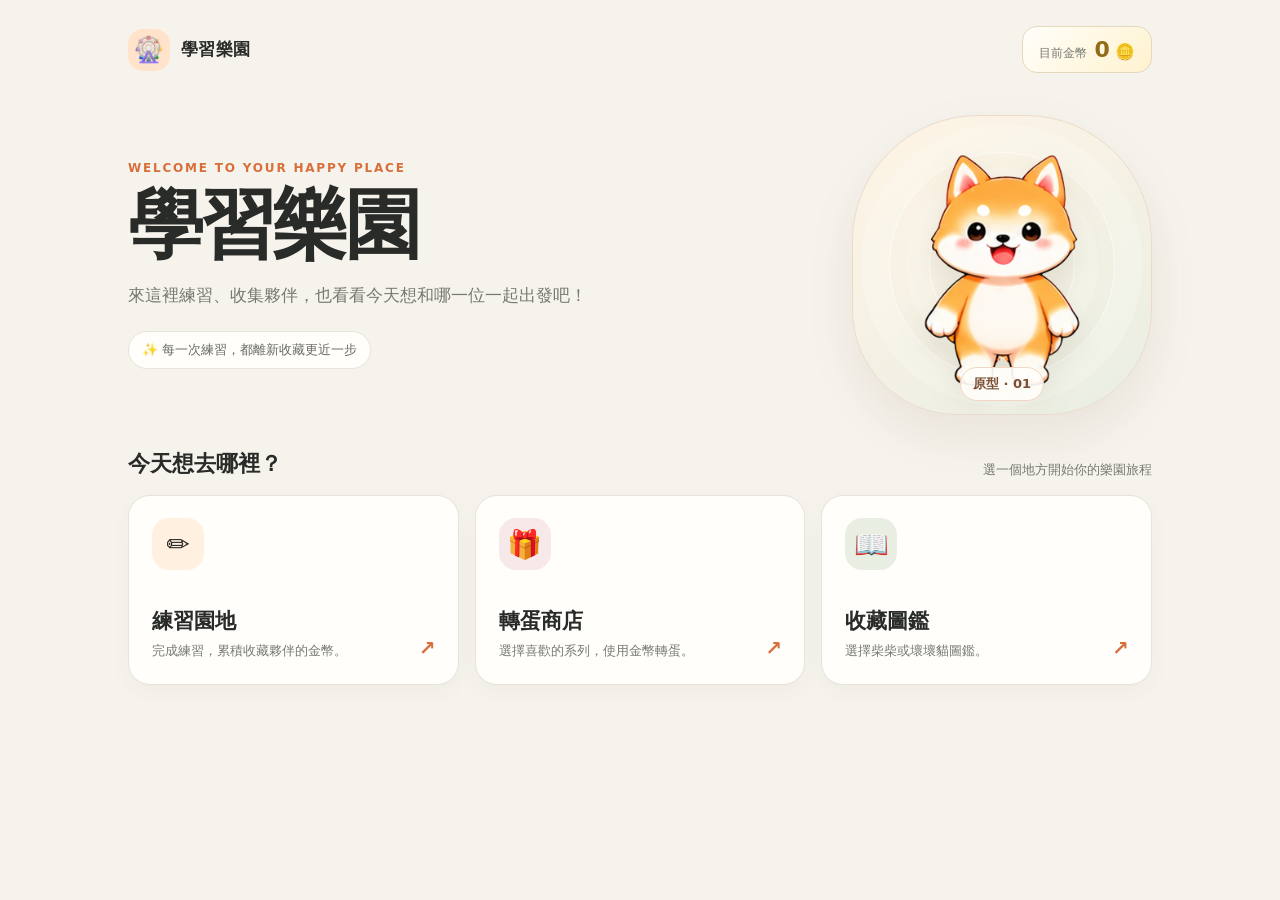
<file: index.html>
<!doctype html>
<html lang="zh-Hant">
<head>
  <meta charset="utf-8"><meta name="viewport" content="width=device-width, initial-scale=1"><meta name="theme-color" content="#f6f3ed">
  <title>學習樂園｜柴柴陪你學習和收集</title>
  <style>
    :root{--ink:#282b27;--muted:#777a72;--paper:#f6f3ed;--card:#fffefa;--line:#e8e4da;--orange:#ef8c55;--orange-dark:#d86f3a;--sage:#7f9279;--shadow:0 16px 42px #41331a12}*{box-sizing:border-box}body{margin:0;background:var(--paper);color:var(--ink);font-family:ui-rounded,"Noto Sans TC","Microsoft JhengHei",system-ui,sans-serif}a{color:inherit}.shell{max-width:1080px;margin:auto;padding:26px 28px 56px}.topbar{display:flex;align-items:center;justify-content:space-between;gap:18px;margin-bottom:42px}.brand{display:inline-flex;align-items:center;gap:11px;text-decoration:none;font-size:17px;font-weight:850;letter-spacing:.02em}.brand-mark{width:42px;height:42px;border-radius:15px;background:#ffe3cb;display:grid;place-items:center;font-size:25px}.wallet{padding:10px 16px;border:1px solid #e5d8bd;border-radius:15px;background:linear-gradient(135deg,#fffefa,#fff2ce);white-space:nowrap}.wallet-label{font-size:12px;color:var(--muted);margin-right:8px}.wallet strong{font-size:22px;color:#926b16}.hero{display:grid;grid-template-columns:1fr auto;gap:26px;align-items:center;margin-bottom:28px}.eyebrow{margin:0 0 9px;color:var(--orange-dark);font-size:12px;font-weight:850;letter-spacing:.15em}.hero h1{font-size:clamp(44px,8vw,76px);line-height:1.08;letter-spacing:-.05em;margin:0 0 14px}.hero p:not(.eyebrow){max-width:560px;margin:0;color:var(--muted);font-size:17px;line-height:1.8}.welcome-note{display:inline-flex;align-items:center;gap:8px;margin-top:20px;padding:9px 13px;border:1px solid var(--line);border-radius:99px;background:#fffefa;color:#696b63;font-size:13px}.featured{position:relative;width:clamp(210px,29vw,300px);aspect-ratio:1;border:1px solid #eadbca;border-radius:42% 42% 35% 35%;background:linear-gradient(145deg,#fff4e5,#e9eee3);display:grid;place-items:center;overflow:hidden;box-shadow:0 20px 48px #6d4c2518}.featured:before,.featured:after{content:"";position:absolute;border:1px solid #ffffffaa;border-radius:50%;width:75%;aspect-ratio:1;box-shadow:0 0 0 28px #ffffff30}.featured:after{width:48%;box-shadow:0 0 0 23px #ffffff28}.featured img{position:relative;z-index:1;width:86%;height:86%;object-fit:contain;filter:drop-shadow(0 12px 14px #59411c1b)}.featured-name{position:absolute;z-index:2;bottom:13px;left:50%;transform:translateX(-50%);max-width:90%;padding:7px 12px;border:1px solid #f1d7c2;border-radius:99px;background:#fffefaeb;color:#7b5034;font-size:13px;font-weight:800;white-space:nowrap}.menu-heading{display:flex;align-items:end;justify-content:space-between;margin:34px 0 16px}.menu-heading h2{font-size:22px;margin:0}.menu-heading p{margin:0;color:var(--muted);font-size:13px}.menu{display:grid;grid-template-columns:repeat(3,minmax(0,1fr));gap:16px}.menu-card{position:relative;display:flex;min-height:190px;flex-direction:column;justify-content:space-between;gap:20px;padding:22px 23px;border:1px solid var(--line);border-radius:22px;background:var(--card);text-decoration:none;box-shadow:0 7px 20px #41331a0a;transition:transform .18s,box-shadow .18s,border-color .18s}.menu-card:hover{transform:translateY(-4px);box-shadow:var(--shadow);border-color:#e6b491}.menu-icon{width:52px;height:52px;display:grid;place-items:center;border-radius:17px;background:#fff0df;font-size:28px}.menu-card:nth-child(2) .menu-icon{background:#f7e8e9}.menu-card:nth-child(3) .menu-icon{background:#e9eee3}.menu-card h3{margin:0 0 6px;font-size:21px}.menu-card p{margin:0;color:var(--muted);font-size:13px;line-height:1.6}.menu-arrow{position:absolute;right:22px;bottom:24px;color:var(--orange-dark);font-size:20px;font-weight:800}.test-badge{font-size:12px;color:#9a6d15;font-weight:800;margin-left:10px}a:focus-visible{outline:3px solid #ef8c5570;outline-offset:4px}@media(max-width:700px){.shell{padding:18px 16px 40px}.topbar{margin-bottom:27px}.hero{grid-template-columns:1fr auto;gap:8px}.featured{width:min(35vw,210px)}.hero h1{font-size:clamp(42px,10vw,62px)}.hero p:not(.eyebrow){font-size:15px}.menu{grid-template-columns:1fr;gap:11px}.menu-card{min-height:132px;padding:17px 19px;display:grid;grid-template-columns:52px 1fr;align-items:center;justify-content:start;gap:13px}.menu-card>div:last-of-type{grid-column:2}.menu-arrow{right:18px;top:50%;bottom:auto;transform:translateY(-50%)}.menu-heading{align-items:center}.menu-heading p{display:none}}@media(max-width:430px){.brand{font-size:15px}.brand-mark{width:38px;height:38px;font-size:22px}.wallet{padding:8px 10px}.wallet-label{display:none}.wallet strong{font-size:19px}.hero{grid-template-columns:1fr}.featured{width:min(70vw,260px);justify-self:center;margin-top:8px}.hero h1{font-size:48px}.hero p:not(.eyebrow){font-size:14px}}
  </style>
</head>
<body>
  <main class="shell">
    <header class="topbar"><a class="brand" href="index.html" aria-label="學習樂園首頁"><span class="brand-mark" aria-hidden="true">🎡</span><span>學習樂園</span></a><div class="wallet" aria-live="polite"><span class="wallet-label">目前金幣</span><strong id="coins">0</strong> 🪙<span id="testModeTools" hidden><span class="test-badge">測試模式</span></span></div></header>
    <section class="hero"><div><p class="eyebrow">WELCOME TO YOUR HAPPY PLACE</p><h1>學習樂園</h1><p>來這裡練習、收集夥伴，也看看今天想和哪一位一起出發吧！</p><span class="welcome-note">✨ 每一次練習，都離新收藏更近一步</span></div><div class="featured" aria-label="目前展示的柴柴"><img id="homeDisplayImage" src="assets/shiba/shiba_01.png" alt="目前展示的柴犬"><span class="featured-name" id="homeDisplayName">原型 · 01</span></div></section>
    <section aria-labelledby="menuTitle"><div class="menu-heading"><h2 id="menuTitle">今天想去哪裡？</h2><p>選一個地方開始你的樂園旅程</p></div><nav class="menu" aria-label="學習樂園選單"><a class="menu-card" href="practice.html"><span class="menu-icon" aria-hidden="true">✏️</span><div><h3>練習園地</h3><p>完成練習，累積收藏夥伴的金幣。</p></div><span class="menu-arrow" aria-hidden="true">↗</span></a><a class="menu-card" href="gacha-menu.html"><span class="menu-icon" aria-hidden="true">🎁</span><div><h3>轉蛋商店</h3><p>選擇喜歡的系列，使用金幣轉蛋。</p></div><span class="menu-arrow" aria-hidden="true">↗</span></a><a class="menu-card" href="collection-menu.html"><span class="menu-icon" aria-hidden="true">📖</span><div><h3>收藏圖鑑</h3><p>選擇柴柴或壞壞貓圖鑑。</p></div><span class="menu-arrow" aria-hidden="true">↗</span></a></nav></section>
  </main>
  <script src="app-config.js"></script><script src="hidden-catalog.js"></script><script src="rarity.js"></script><script src="gacha-core.js"></script><script src="app.js"></script>
</body>
</html>
</file>
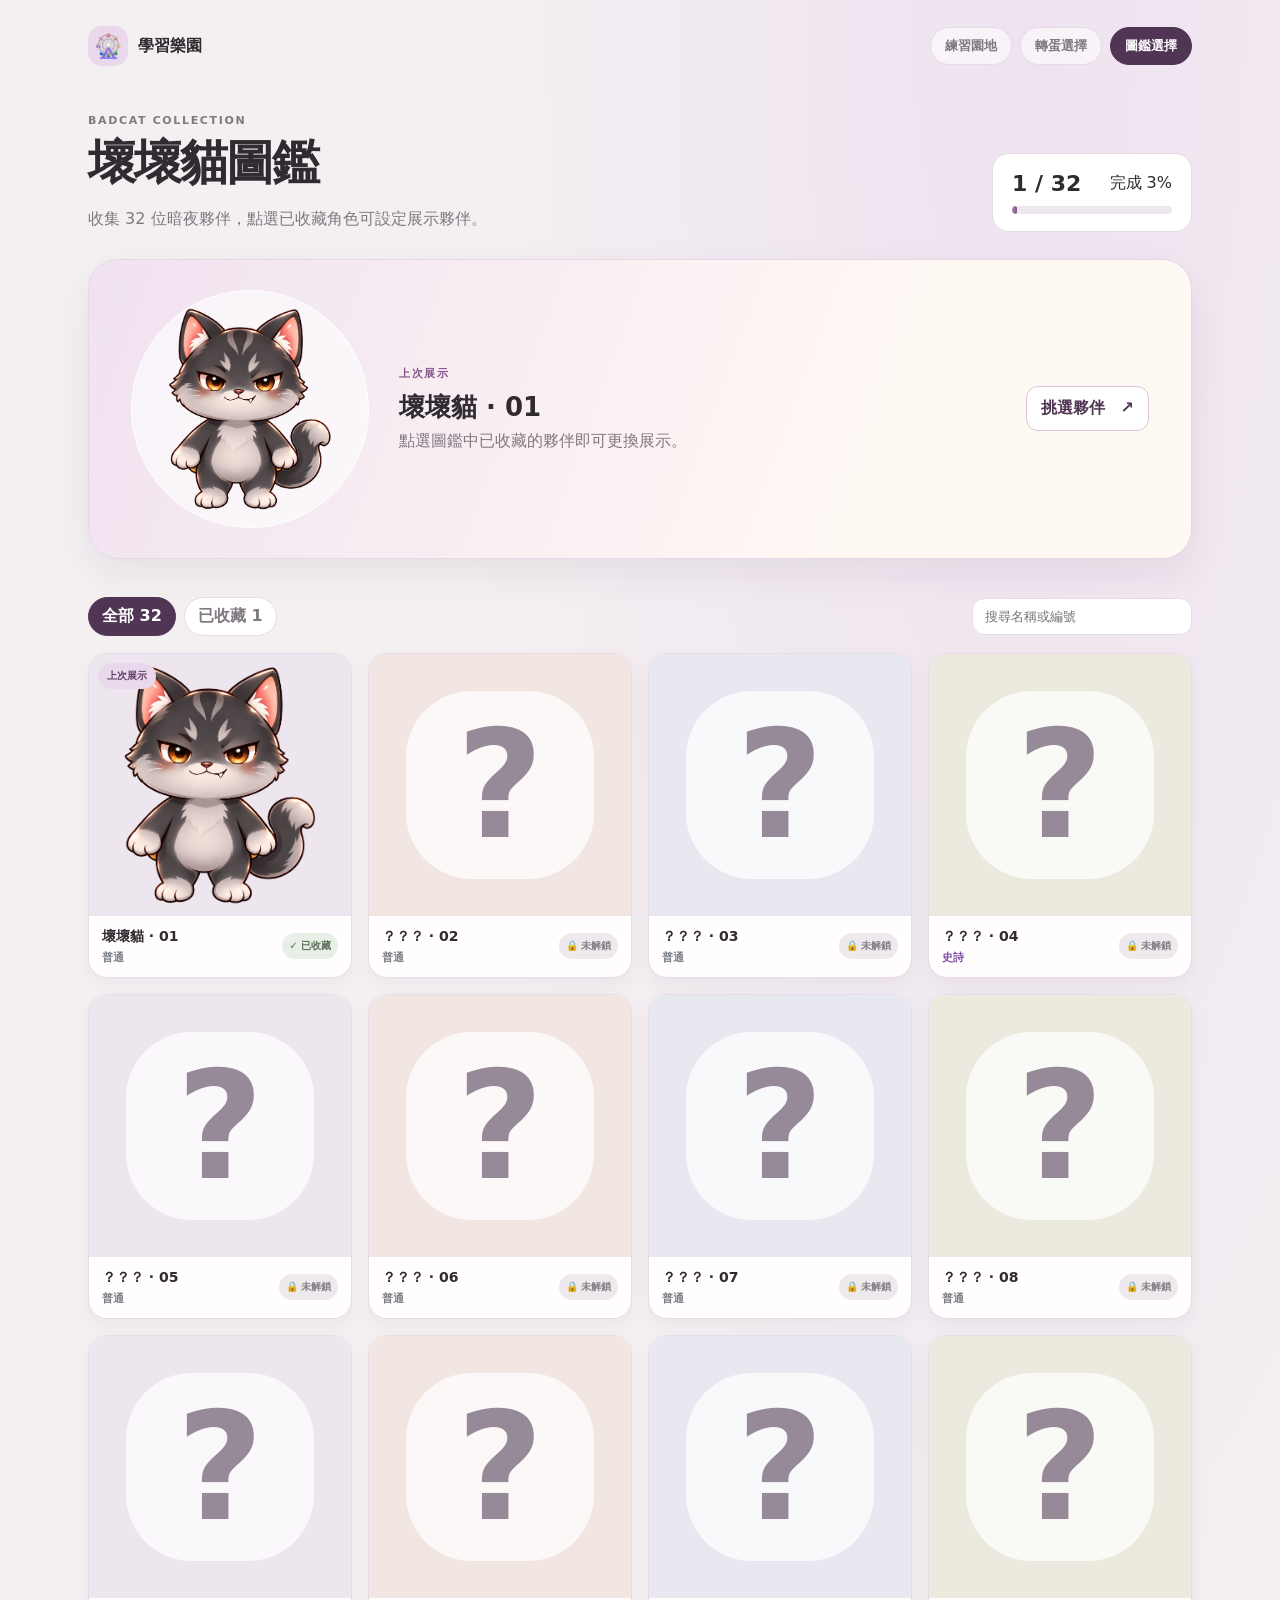
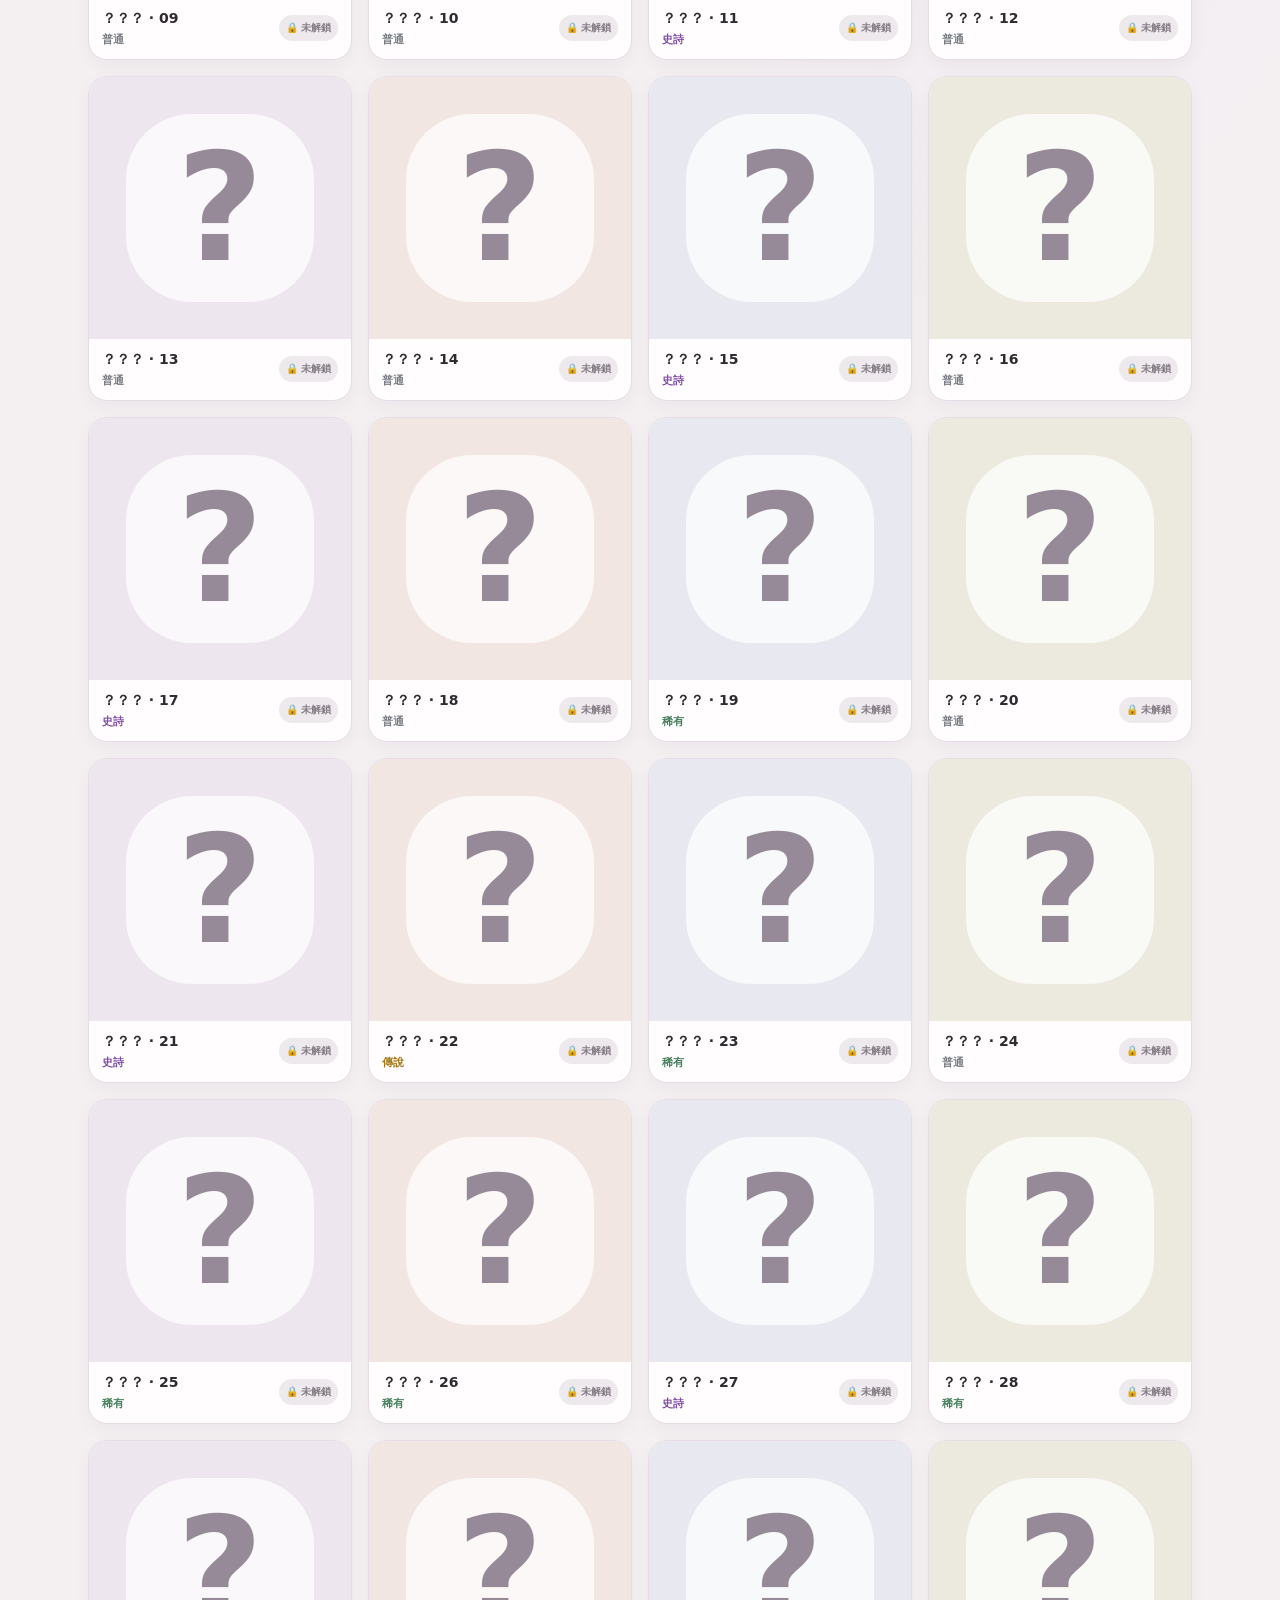
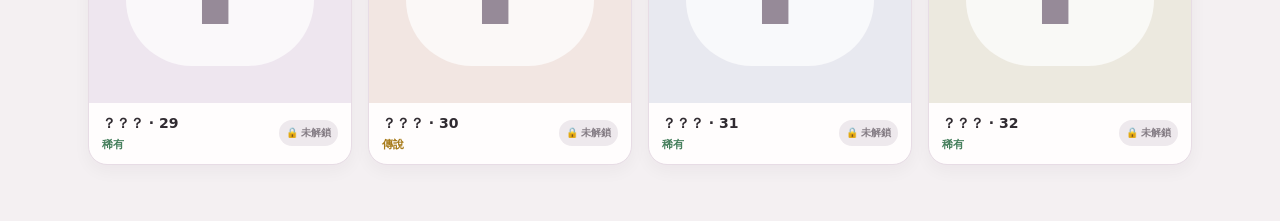
<file: badcat-collection.html>
<!doctype html>
<html lang="zh-Hant"><head><meta charset="utf-8"><meta name="viewport" content="width=device-width,initial-scale=1"><meta name="theme-color" content="#f4f0f2"><title>壞壞貓圖鑑｜學習樂園</title><link rel="stylesheet" href="badcat-collection.css"><link rel="stylesheet" href="layout-alignment.css"></head>
<body class="badcat-gallery"><main class="shell"><header class="topbar collection-topbar"><a class="brand" href="index.html"><span class="brand-mark">🎡</span><span>學習樂園</span></a><nav class="page-nav" aria-label="主要導覽"><a class="nav-link" href="practice.html">練習園地</a><a class="nav-link" href="gacha-menu.html">轉蛋選擇</a><a class="nav-link active" href="collection-menu.html" aria-current="page">圖鑑選擇</a></nav><div id="badcatTestTools" hidden><b>測試模式</b> <button id="badcatReset" type="button">重設壞壞貓資料</button></div></header>
<section class="hero"><div><p class="eyebrow">BADCAT COLLECTION</p><h1>壞壞貓圖鑑</h1><p>收集 32 位暗夜夥伴，點選已收藏角色可設定展示夥伴。</p></div><div class="progress-card"><div class="progress-line"><strong id="badcatCount">1 / 32</strong><span id="badcatPercent">完成 3%</span></div><div class="track"><i id="badcatProgress" style="width:3%"></i></div></div></section>
<section class="display-panel"><div class="display-avatar"><img id="badcatDisplayImage" src="assets/badcat/cat_01.png" alt="目前展示的壞壞貓"></div><div class="display-copy"><p class="eyebrow" id="badcatDisplayStatus">目前展示</p><h2 id="badcatDisplayName">壞壞貓 · 01</h2><p>點選圖鑑中已收藏的夥伴即可更換展示。</p></div><div class="display-actions"><button class="soft-button" id="badcatChooseDisplay" type="button">挑選夥伴　↗</button></div></section>
<nav class="toolbar" aria-label="圖鑑篩選"><button type="button" class="badcat-filter active" data-filter="all">全部 32</button><button type="button" class="badcat-filter" data-filter="collected">已收藏 <span id="badcatFilterCount">1</span></button><span class="spacer"></span><input class="search" id="badcatSearch" type="search" placeholder="搜尋名稱或編號" aria-label="搜尋壞壞貓"></nav><section class="grid" id="badcatGrid" aria-live="polite"></section><section id="badcatHiddenSection" hidden style="margin-top:48px"><div class="hero"><div><p class="eyebrow">SEALED COLLECTION</p><h1>鬼滅之刃壞壞貓版</h1><p>完成壞壞貓圖鑑後解鎖的隱藏夥伴。</p></div><div class="progress-card"><div class="progress-line"><strong id="badcatHiddenCount">0 / 15</strong><span id="badcatHiddenPercent">完成 0%</span></div><div class="track"><i id="badcatHiddenProgress" style="width:0%"></i></div></div></div><section class="grid" id="badcatHiddenGrid" aria-live="polite"></section></section></main>
<div class="overlay" id="badcatOverlay" role="dialog" aria-modal="true" aria-labelledby="badcatModalTitle"><article class="modal"><button class="close" id="badcatCloseModal" type="button" aria-label="關閉">×</button><div class="modal-art"><img id="badcatModalImage" alt=""></div><div class="modal-content"><p class="eyebrow">BADCAT · COLLECTION</p><h2 id="badcatModalTitle">壞壞貓 · 01</h2><p id="badcatModalRarity">普通</p><div class="modal-actions"><button class="secondary" id="badcatDisplayButton" type="button">設為展示夥伴</button></div></div></article></div><div class="toast" id="badcatToast" role="status"></div>
<script src="app-config.js"></script><script src="hidden-catalog.js"></script><script src="rarity.js"></script><script src="gacha-core.js"></script><script src="app.js"></script><script src="badcat-rarity.js"></script><script src="badcat-gacha-core.js"></script><script src="badcat-app.js"></script></body></html>
</file>
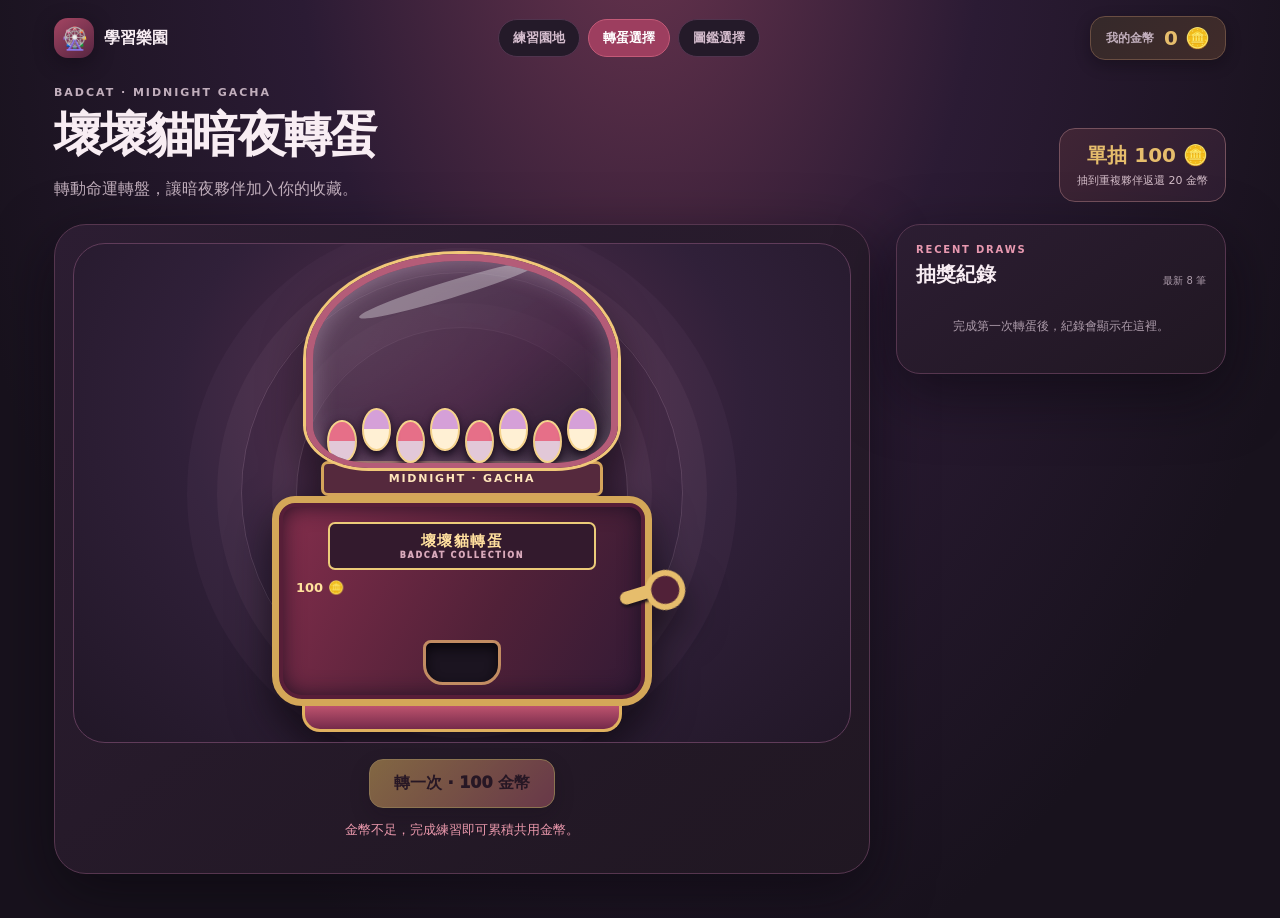
<file: badcat-shop.html>
<!doctype html>
<html lang="zh-Hant"><head><meta charset="utf-8"><meta name="viewport" content="width=device-width,initial-scale=1"><meta name="theme-color" content="#211727"><title>壞壞貓轉蛋商店｜學習樂園</title><link rel="stylesheet" href="badcat-shop.css"><link rel="stylesheet" href="layout-alignment.css"></head>
<body class="badcat-shop"><main class="shell"><header class="topbar shop-topbar"><a class="brand" href="index.html"><span class="brand-mark">🎡</span><span>學習樂園</span></a><nav class="page-nav" aria-label="主要導覽"><a class="nav-link" href="practice.html">練習園地</a><a class="nav-link active" href="gacha-menu.html" aria-current="page">轉蛋選擇</a><a class="nav-link" href="collection-menu.html">圖鑑選擇</a></nav><div class="coin-wallet" aria-live="polite"><span>我的金幣</span><strong><span id="coins">0</span> 🪙</strong><div id="badcatTestTools" hidden><b>測試模式</b> <button id="badcatReset" type="button">重設壞壞貓資料</button></div></div></header>
<section class="hero"><div><p class="eyebrow">BADCAT · MIDNIGHT GACHA</p><h1>壞壞貓暗夜轉蛋</h1><p>轉動命運轉盤，讓暗夜夥伴加入你的收藏。</p></div><div class="price"><strong>單抽 100 🪙</strong><span>抽到重複夥伴返還 20 金幣</span></div></section>
<section class="layout"><div class="machine-card"><div class="scene" id="badcatScene" data-phase="idle" data-rarity="common"><div class="legendary-backdrop" aria-hidden="true"></div><div class="legendary-rainbow" aria-hidden="true"></div><div class="machine"><div class="dome"><div class="capsules" aria-hidden="true"><i></i><i></i><i></i><i></i><i></i><i></i><i></i><i></i></div></div><div class="neck">MIDNIGHT · GACHA</div><div class="body-machine"><div class="plate">壞壞貓轉蛋<small>BADCAT COLLECTION</small></div><span class="coin-slot">100 🪙</span><span class="handle" aria-hidden="true"></span><div class="outlet" id="badcatOutlet"></div></div><div class="base"></div></div><div class="capsule-journey" id="badcatCapsuleJourney" aria-hidden="true"><div class="capsule-shell rarity-common" id="badcatCapsuleShell"><i class="capsule-top"></i><i class="capsule-bottom"></i><span class="capsule-seam"></span><span class="capsule-spark"></span></div></div><div class="scene-sparkles" aria-hidden="true"><i>✦</i><i>✧</i><i>★</i><i>✧</i><i>⋆</i><i>✦</i><i>✧</i><i>★</i><i>✦</i><i>⋆</i><i>✧</i><i>✦</i><i>★</i><i>✧</i></div><section class="result" id="badcatResult" aria-live="polite" hidden><button class="close-result" id="badcatCloseResult" type="button" aria-label="關閉結果">×</button><div class="result-message" id="badcatResultMessage"></div><img id="badcatResultImage" alt=""><strong id="badcatResultName"></strong><span id="badcatResultTier"></span></section></div><div class="controls"><button class="draw" id="badcatDrawButton" type="button">轉一次 · 100 金幣</button><button class="skip-button" id="badcatSkipButton" type="button" hidden>略過動畫</button><p class="insufficient" id="badcatInsufficient" hidden>金幣不足，完成練習即可累積共用金幣。</p></div></div>
<aside class="history-card"><div class="history-heading"><div><p class="eyebrow">RECENT DRAWS</p><h2>抽獎紀錄</h2></div><span class="history-count">最新 8 筆</span></div><ul class="history-list" id="badcatHistory"></ul></aside></section></main><div class="toast" id="badcatToast" role="status"></div>
<script src="app-config.js"></script><script src="hidden-catalog.js"></script><script src="rarity.js"></script><script src="gacha-core.js"></script><script src="app.js"></script><script src="badcat-rarity.js"></script><script src="badcat-gacha-core.js"></script><script src="badcat-app.js"></script></body></html>
</file>
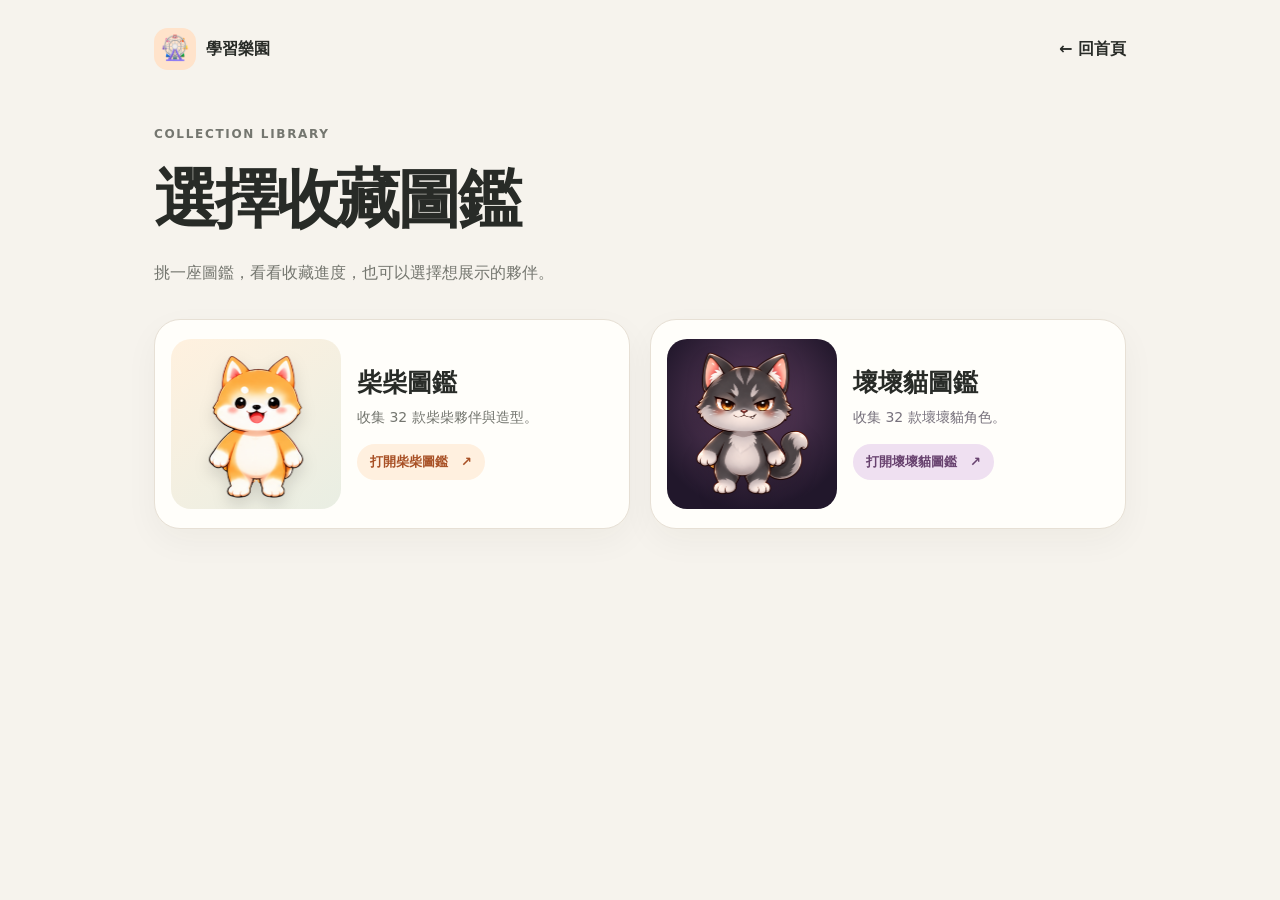
<file: collection-menu.html>
<!doctype html>
<html lang="zh-Hant"><head><meta charset="utf-8"><meta name="viewport" content="width=device-width,initial-scale=1"><title>選擇圖鑑｜學習樂園</title><link rel="stylesheet" href="catalog-menu.css"><link rel="stylesheet" href="layout-alignment.css"></head>
<body class="catalog-menu"><main class="shell"><header class="top"><a class="brand" href="index.html"><span class="mark">🎡</span><span>學習樂園</span></a><a class="back" href="index.html">← 回首頁</a></header><section class="hero"><p class="eyebrow">COLLECTION LIBRARY</p><h1>選擇收藏圖鑑</h1><p>挑一座圖鑑，看看收藏進度，也可以選擇想展示的夥伴。</p></section><nav class="choices" aria-label="收藏圖鑑"><a class="choice" href="collection.html"><div class="preview"><img src="assets/shiba/shiba_01.png" alt="柴柴夥伴"></div><div><h2>柴柴圖鑑</h2><p>收集 32 款柴柴夥伴與造型。</p><span class="go">打開柴柴圖鑑　↗</span></div></a><a class="choice cat" href="badcat-collection.html"><div class="preview"><img src="assets/badcat/cat_01.png" alt="壞壞貓夥伴"></div><div><h2>壞壞貓圖鑑</h2><p>收集 32 款壞壞貓角色。</p><span class="go">打開壞壞貓圖鑑　↗</span></div></a></nav></main><script src="app-config.js"></script><script src="hidden-catalog.js"></script><script src="rarity.js"></script><script src="gacha-core.js"></script><script src="app.js"></script></body></html>
</file>
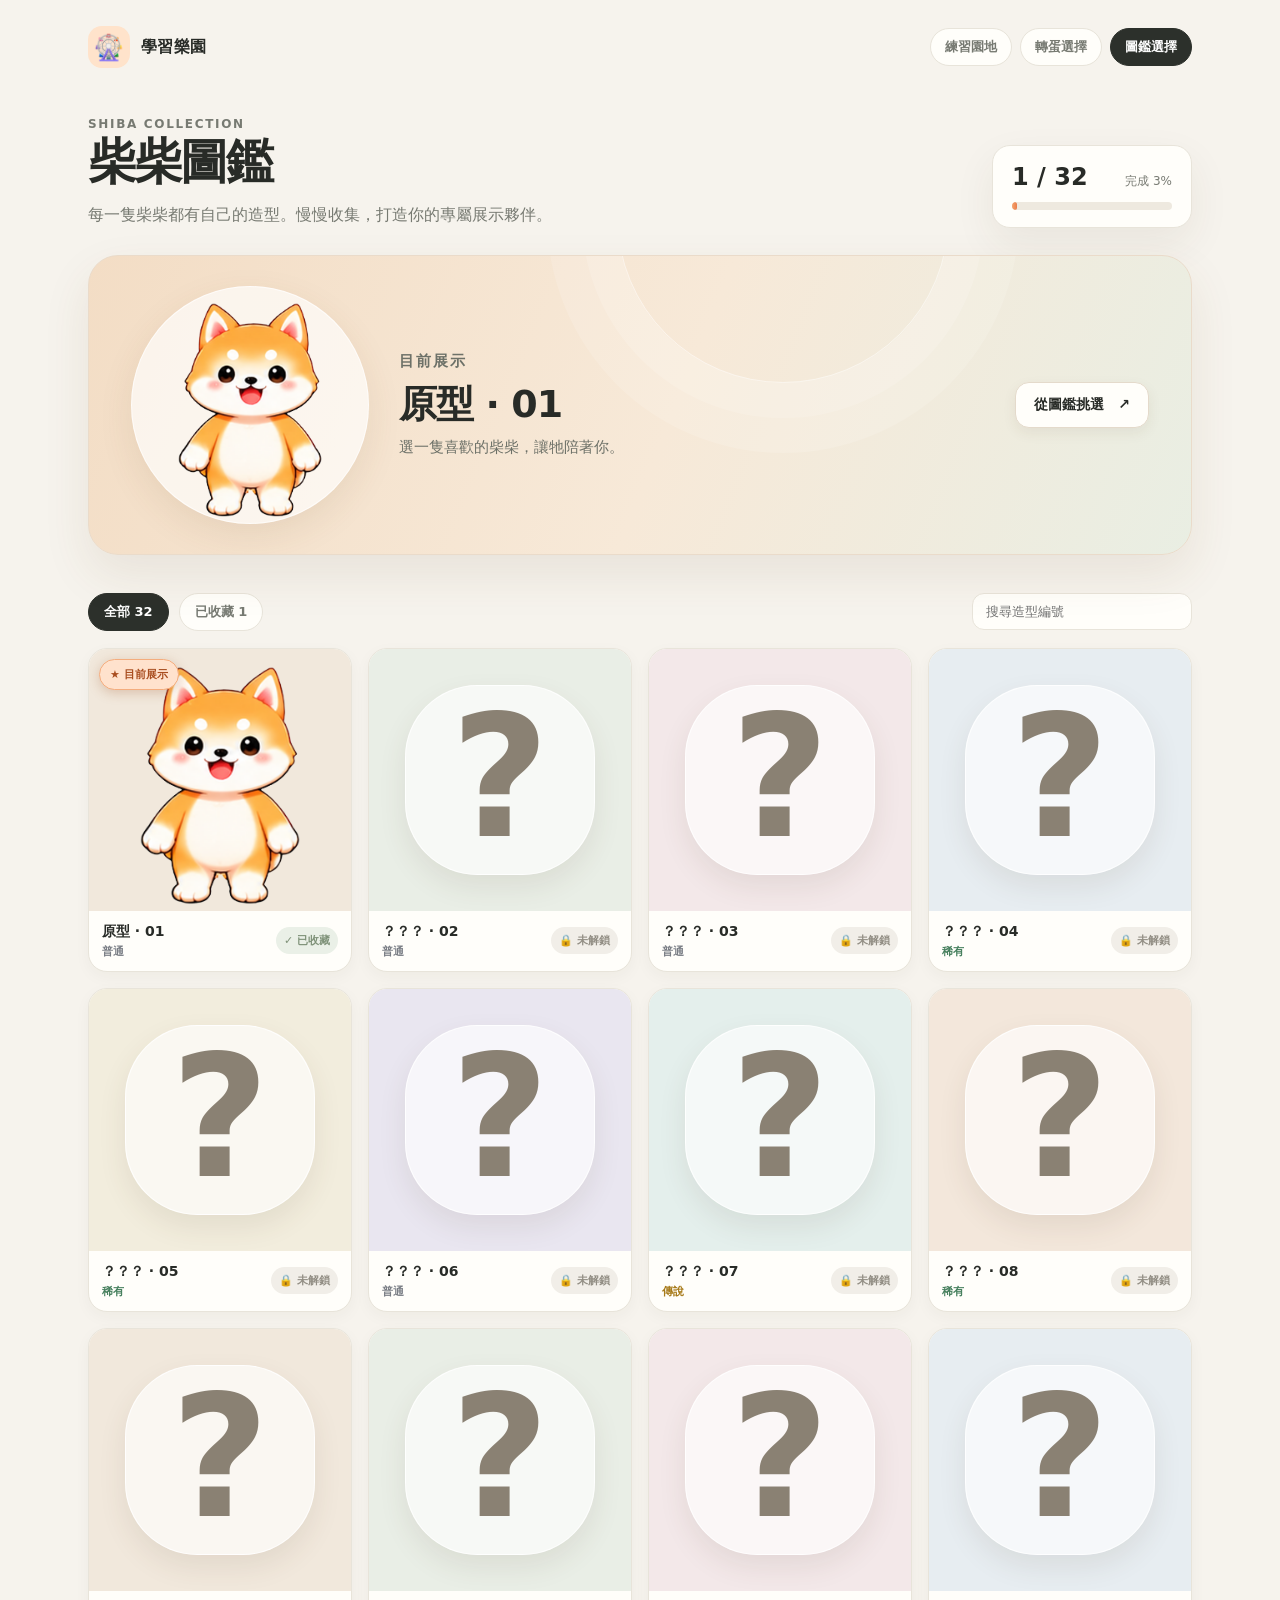
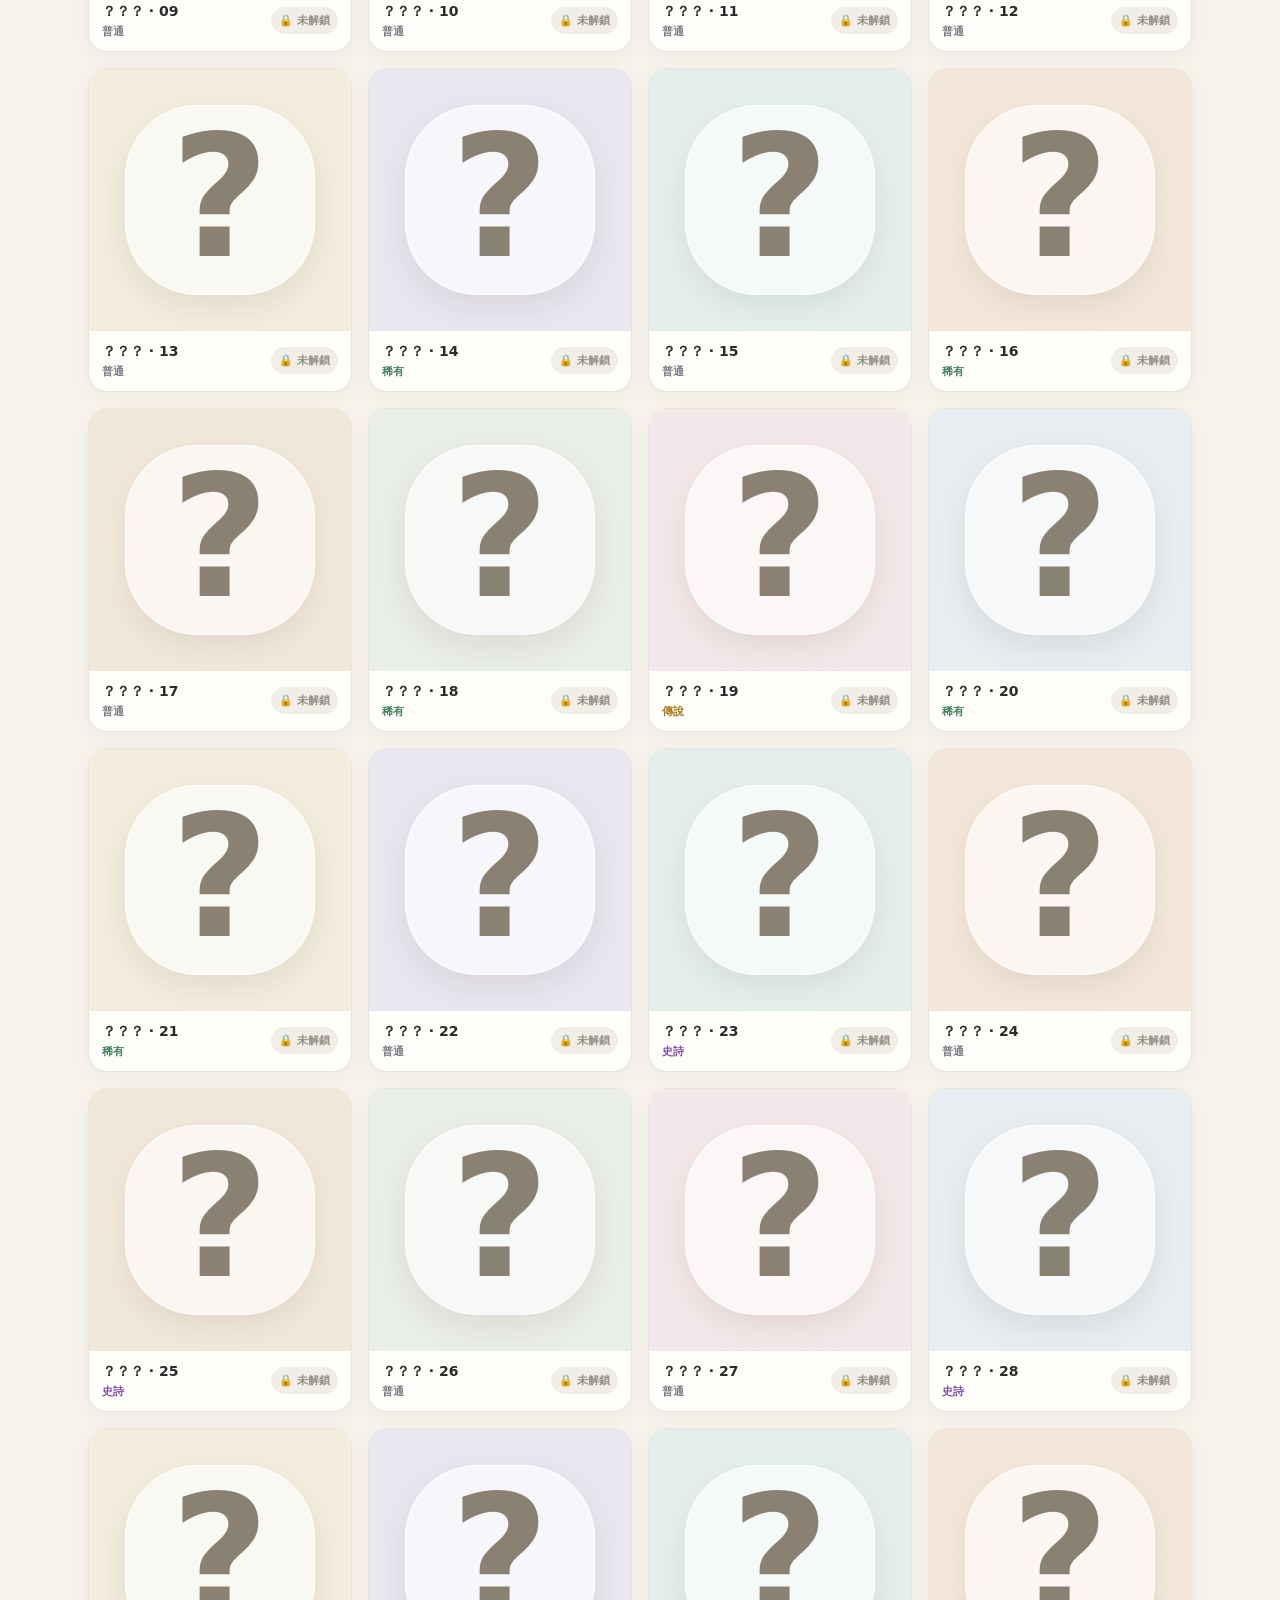
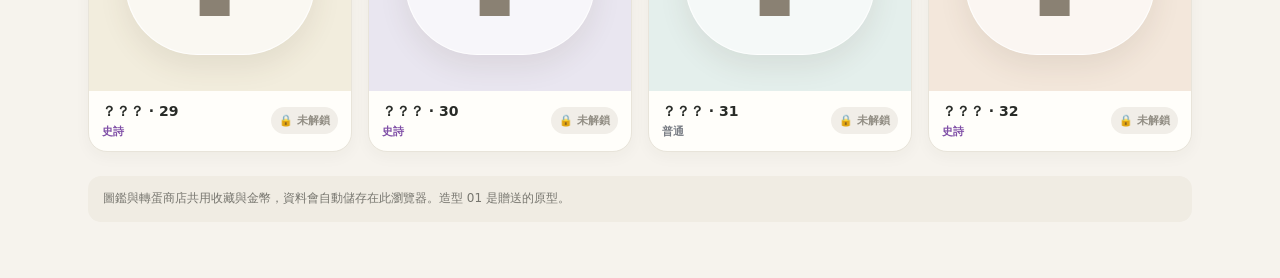
<file: collection.html>
<!doctype html>
<html lang="zh-Hant">
<head>
  <meta charset="utf-8">
  <meta name="viewport" content="width=device-width, initial-scale=1">
  <meta name="theme-color" content="#f6f3ed">
  <title>收藏圖鑑｜學習樂園</title>
  <style>
    :root{--ink:#282b27;--muted:#777a72;--paper:#f6f3ed;--card:#fffefa;--line:#e8e4da;--orange:#ef8c55;--orange-dark:#d86f3a;--sage:#7f9279;--shadow:0 16px 42px #41331a12}
    *{box-sizing:border-box}body{margin:0;background:var(--paper);color:var(--ink);font-family:ui-rounded,"Noto Sans TC","Microsoft JhengHei",system-ui,sans-serif}button{font:inherit;color:inherit;cursor:pointer}.shell{max-width:1160px;margin:auto;padding:26px 28px 56px}
    .topbar{display:flex;align-items:center;justify-content:space-between;margin-bottom:46px}.collection-topbar .brand{display:flex;flex:0 0 auto;align-items:center;gap:11px;color:var(--ink);font-size:16px;font-weight:850;letter-spacing:.02em;text-decoration:none;white-space:nowrap}.collection-topbar .brand:visited,.collection-topbar .brand:hover{color:var(--ink);text-decoration:none}.collection-topbar .brand-mark{width:42px;height:42px;flex:none;border-radius:14px;background:#ffe3cb;display:grid;place-items:center;font-size:25px;line-height:1}.top-note{font-size:12px;color:var(--muted);padding:8px 12px;border:1px solid var(--line);border-radius:99px;background:#ffffff90}
    .hero{display:grid;grid-template-columns:1fr auto;gap:22px;align-items:end;margin-bottom:25px}.eyebrow{font-size:12px;font-weight:800;color:var(--orange-dark);letter-spacing:.14em;text-transform:uppercase;margin:0 0 10px}.hero h1{font-size:clamp(30px,5vw,48px);letter-spacing:-.04em;line-height:1.13;margin:0 0 12px}.hero p{color:var(--muted);margin:0;line-height:1.7}.progress-card{min-width:200px;padding:17px 19px;border-radius:18px;background:#fffefa;border:1px solid var(--line);box-shadow:var(--shadow)}.progress-line{display:flex;justify-content:space-between;align-items:baseline;margin-bottom:11px}.progress-line strong{font-size:24px}.progress-line span{color:var(--muted);font-size:12px}.track{height:8px;background:#eee9df;border-radius:99px;overflow:hidden}.track i{display:block;height:100%;background:linear-gradient(90deg,#f6a46d,#e97d4b);border-radius:99px;transition:width .25s}
    .display-panel{position:relative;display:flex;align-items:center;gap:30px;min-height:300px;margin:27px 0 38px;padding:28px 42px;border-radius:30px;overflow:hidden;background:linear-gradient(112deg,#f3ddc5,#f7e9d8 53%,#e9eee3);border:1px solid #eadbca;box-shadow:0 20px 48px #6d4c2518}.display-panel:after{content:"";position:absolute;width:330px;height:330px;border:1px solid #ffffff88;border-radius:50%;right:22%;top:-205px;box-shadow:0 0 0 35px #ffffff20,0 0 0 70px #ffffff20;pointer-events:none}.display-avatar{width:238px;height:238px;flex:none;border-radius:50%;background:#ffffffa8;display:grid;place-items:center;overflow:hidden;box-shadow:0 12px 35px #6b4b2518;border:1px solid #ffffffb0}.display-avatar img{width:100%;height:100%;object-fit:contain}.display-copy{z-index:1}.display-copy .eyebrow{margin-bottom:8px}.display-copy h2{font-size:clamp(27px,4vw,38px);margin:0 0 8px;letter-spacing:-.025em}.display-copy p{color:#6d7168;margin:0;font-size:15px}.display-actions{z-index:1;margin-left:auto}.soft-button{background:#fffefa;border:1px solid #e4dacb;padding:13px 18px;border-radius:14px;font-weight:800;font-size:14px;box-shadow:0 5px 14px #5c3f1d12;transition:transform .18s ease,box-shadow .18s ease,background .18s ease,border-color .18s ease,color .18s ease}.soft-button:hover{border-color:#e3a276;color:var(--orange-dark);background:#fff8f1;transform:translateY(-3px);box-shadow:0 11px 23px #9e5d3229}.soft-button:active{transform:translateY(0) scale(.97);box-shadow:0 3px 8px #9e5d3222}.soft-button:focus-visible{outline:3px solid #ef8c5570;outline-offset:3px}
    .toolbar{display:flex;align-items:center;gap:10px;margin:20px 0 17px}.filter{border:1px solid var(--line);background:#fffefa;color:var(--muted);border-radius:99px;padding:9px 15px;font-size:13px;font-weight:700}.filter.active{background:#2c302b;color:#fff;border-color:#2c302b}.toolbar-spacer{flex:1}.search{width:min(220px,42vw);border:1px solid var(--line);background:#fffefa;border-radius:12px;padding:10px 13px;outline:none}.search:focus{border-color:#e4a176;box-shadow:0 0 0 3px #f6a46d24}.reset{border:0;background:transparent;color:var(--muted);font-size:12px;text-decoration:underline;text-underline-offset:3px}
    .grid{display:grid;grid-template-columns:repeat(4,minmax(0,1fr));gap:16px}.card{position:relative;border:1px solid var(--line);border-radius:19px;background:var(--card);overflow:hidden;box-shadow:0 5px 16px #3d32140a;transition:transform .18s,box-shadow .18s;cursor:pointer}.card:not(.locked):hover{transform:translateY(-3px);box-shadow:var(--shadow)}.card.locked{cursor:default}.card-image{position:relative;aspect-ratio:1/1;background:#f1e8dc;display:grid;place-items:center}.card:nth-child(8n+2) .card-image{background:#e9eee6}.card:nth-child(8n+3) .card-image{background:#f3e8e9}.card:nth-child(8n+4) .card-image{background:#e7edf1}.card:nth-child(8n+5) .card-image{background:#f2eddd}.card:nth-child(8n+6) .card-image{background:#e9e6f0}.card:nth-child(8n+7) .card-image{background:#e4efec}.card:nth-child(8n+8) .card-image{background:#f3e7db}.card-image img{width:100%;height:100%;object-fit:contain;transition:transform .2s}.card:not(.locked):hover .card-image img{transform:scale(1.04)}.locked-art{width:74%;height:74%;min-width:100px;min-height:100px;max-width:190px;max-height:190px;display:grid;place-items:center;border-radius:38%;background:#ffffffa0;border:1px solid #ffffffdc;color:#8a8173;font-size:clamp(126px,16vw,170px);line-height:1;font-weight:800;box-shadow:0 12px 28px #55432a18}.locked-art span{transform:translateY(-3px)}.card-footer{display:flex;align-items:center;justify-content:space-between;padding:12px 13px}.card-title{font-weight:800;font-size:14px}.card-sub{font-size:11px;color:var(--muted);margin-top:3px}.status{font-size:11px;font-weight:800;color:var(--sage);background:#eaf0e7;border-radius:99px;padding:6px 8px;white-space:nowrap}.status.locked{background:#f1eee8;color:#928e84}.display-pin{position:absolute;top:10px;left:10px;border-radius:99px;padding:7px 10px;font-size:11px;font-weight:900;background:#ffe2cd;color:#a94e20;box-shadow:0 3px 12px #9d532744;border:1px solid #f4ad7e}.display-pin::before{content:"★ ";font-size:11px}.empty{grid-column:1/-1;padding:46px;text-align:center;color:var(--muted);background:#fffefa;border:1px dashed var(--line);border-radius:18px}
    .demo-footer{margin-top:24px;padding:13px 15px;background:#f0ece3;border-radius:13px;color:#77766f;font-size:12px;line-height:1.65}.demo-footer b{color:#67645b}.overlay{position:fixed;inset:0;z-index:5;display:none;align-items:center;justify-content:center;padding:22px;background:#1d201bb3;backdrop-filter:blur(5px)}.overlay.open{display:flex}.modal{position:relative;width:min(800px,100%);max-height:min(700px,94vh);overflow:auto;display:grid;grid-template-columns:1fr 1fr;background:#fffefa;border-radius:25px;box-shadow:0 30px 100px #0005}.modal-art{min-height:380px;background:#f1e8dc;display:grid;place-items:center}.modal-art img{width:100%;height:100%;max-height:520px;object-fit:contain}.modal-content{padding:40px 34px;display:flex;flex-direction:column;justify-content:center}.close{position:absolute;right:14px;top:14px;border:0;background:#f3f0e9;width:36px;height:36px;border-radius:50%;font-size:21px}.modal-content h2{margin:0 0 7px;font-size:30px}.modal-content p{color:var(--muted);line-height:1.7;font-size:14px}.modal-status{font-size:12px;color:var(--muted);margin:10px 0 22px}.modal-status.is-current{display:inline-flex;align-items:center;align-self:flex-start;margin:10px 0 22px;padding:9px 12px;border-radius:99px;background:#ffe2cd;color:#a94e20;font-size:13px;font-weight:900;box-shadow:inset 0 0 0 1px #f4ad7e}.modal-status.is-current::before{content:"★";margin-right:7px}.modal-actions{display:grid;gap:9px}.primary{background:var(--orange);color:white;border:0;border-radius:13px;padding:13px;font-weight:800}.primary:hover{background:var(--orange-dark)}.secondary{background:white;border:1px solid var(--line);border-radius:13px;padding:12px;font-weight:700}.modal-actions .secondary{transition:transform .18s ease,box-shadow .18s ease,background .18s ease,border-color .18s ease,color .18s ease}.modal-actions .secondary:not(:disabled):hover{background:#fff4e9;border-color:#e3a276;color:var(--orange-dark);transform:translateY(-2px);box-shadow:0 9px 20px #9e5d3224}.modal-actions .secondary:not(:disabled):active{transform:translateY(0) scale(.98);box-shadow:0 3px 8px #9e5d3220}.modal-actions .secondary:focus-visible{outline:3px solid #ef8c5570;outline-offset:3px}.modal-actions .secondary:disabled{background:#ffe2cd;border-color:#f4ad7e;color:#a94e20;font-weight:900;cursor:default;box-shadow:inset 0 0 0 1px #f4ad7e}.toast{position:fixed;bottom:20px;left:50%;transform:translate(-50%,15px);opacity:0;pointer-events:none;transition:.2s;background:#292e29;color:white;padding:10px 16px;border-radius:99px;font-size:13px;z-index:10}.toast.show{opacity:1;transform:translate(-50%,0)}
    @media(max-width:800px){.grid{grid-template-columns:repeat(3,minmax(0,1fr))}.hero{grid-template-columns:1fr}.progress-card{max-width:300px}.display-panel{min-height:260px;padding:24px 28px}.display-avatar{width:190px;height:190px}}
    @media(max-width:540px){.shell{padding:18px 15px 40px}.topbar{margin-bottom:32px}.top-note{font-size:10px}.hero h1{font-size:34px}.display-panel{padding:18px 16px 62px;gap:12px;min-height:215px;margin-top:20px}.display-avatar{width:145px;height:145px}.display-copy h2{font-size:20px}.display-copy p{font-size:11px}.display-actions{position:absolute;right:14px;bottom:13px}.display-actions .soft-button{padding:9px 12px;font-size:12px}.display-panel:after{right:-60px}.grid{grid-template-columns:repeat(2,minmax(0,1fr));gap:11px}.locked-art{min-width:78px;min-height:78px;font-size:clamp(112px,30vw,142px)}.card-footer{padding:10px}.card-title{font-size:13px}.toolbar{gap:6px;flex-wrap:wrap}.filter{padding:8px 11px}.toolbar-spacer{display:none}.search{margin-left:auto}.modal{grid-template-columns:1fr;max-width:430px}.modal-art{min-height:0;aspect-ratio:1.08}.modal-art img{max-height:330px}.modal-content{padding:22px 24px 25px}.modal-content h2{font-size:25px}}
    .card-sub{font-weight:750;letter-spacing:.02em}.card-sub.rarity-common{color:#7a7e85}.card-sub.rarity-rare{color:#47805e}.card-sub.rarity-epic{color:#8050a7}.card-sub.rarity-legendary{color:#a77a19}.modal-content h2.rarity-common{color:#7a7e85}.modal-content h2.rarity-rare{color:#47805e}.modal-content h2.rarity-epic{color:#8050a7}.modal-content h2.rarity-legendary{color:#a77a19}
    .shop{display:grid;grid-template-columns:minmax(0,1fr) auto;gap:24px;align-items:center;margin:25px 0 30px;padding:24px 28px;border:1px solid #eadbca;border-radius:24px;background:linear-gradient(115deg,#fff9f1,#f4eee4);box-shadow:var(--shadow)}.shop h2{margin:0 0 7px;font-size:25px}.shop p{margin:0;color:var(--muted);line-height:1.65}.shop-balance{text-align:right}.shop-balance strong{display:block;font-size:24px}.shop-actions{display:flex;gap:9px;justify-content:flex-end;margin-top:11px}.draw-result{display:none;align-items:center;gap:14px;margin-top:17px;padding:12px 14px;background:#ffffffb8;border:1px solid var(--line);border-radius:16px}.draw-result.show{display:flex;animation:reveal .48s cubic-bezier(.2,.8,.2,1) both}.draw-result img{width:76px;height:76px;object-fit:contain;border-radius:50%;background:#f1e8dc}.draw-result strong{display:block}.draw-result span{display:block;margin-top:4px;color:var(--muted);font-size:13px}.draw-result.rarity-rare{border-color:#8db89a}.draw-result.rarity-epic{border-color:#ba91d6}.draw-result.rarity-legendary{border-color:#d6b55b}.draw-result.gacha-spin{border-color:#ef8c55;background:#fff4e9}.draw-result.gacha-spin img{animation:capsule-shake .14s infinite alternate}.primary:disabled{opacity:.55;cursor:wait}.shop-error{color:#a63d2f!important;font-size:13px;margin-top:8px!important}@keyframes capsule-shake{from{transform:rotate(-8deg) translateX(-3px)}to{transform:rotate(8deg) translateX(3px)}}@keyframes reveal{from{opacity:0;transform:translateY(12px) scale(.97)}to{opacity:1;transform:none}}
    @media(max-width:540px){.shop{grid-template-columns:1fr;padding:20px}.shop-balance{text-align:left}.shop-actions{justify-content:flex-start}.draw-result img{width:62px;height:62px}}
    .page-nav{display:flex;align-items:center;gap:8px}.nav-link{display:inline-flex;padding:9px 14px;border:1px solid var(--line);border-radius:99px;background:#fffefa;color:var(--muted);font-size:13px;font-weight:800;text-decoration:none;white-space:nowrap}.nav-link:hover,.nav-link.active{background:#2c302b;color:white;border-color:#2c302b}.nav-link[aria-disabled=true]{opacity:.55;cursor:not-allowed}
    @media(max-width:700px){.collection-topbar{display:grid;grid-template-columns:minmax(0,1fr) auto;gap:9px;margin-bottom:28px}.collection-topbar .page-nav{grid-column:1/-1;grid-row:2;justify-content:center}.collection-topbar .brand{grid-column:1;grid-row:1}.collection-topbar #testModeTools{grid-column:2;grid-row:1}}
    @media(max-width:540px){.page-nav{gap:5px}.nav-link{padding:8px 10px;font-size:12px}.collection-topbar .brand{font-size:15px}.collection-topbar .brand-mark{width:38px;height:38px;font-size:23px}}
    .unlock-reveal{position:fixed;z-index:30;left:50%;top:18%;transform:translateX(-50%);padding:18px 28px;border:1px solid #f4c56c;border-radius:18px;background:linear-gradient(135deg,#fff6cf,#ffd982);color:#70471b;font-size:clamp(20px,4vw,30px);font-weight:950;letter-spacing:.04em;box-shadow:0 16px 48px #57421d45;animation:unlock-pop .55s cubic-bezier(.2,.8,.2,1) both}@keyframes unlock-pop{from{opacity:0;translate:0 16px;scale:.85}to{opacity:1;translate:0 0;scale:1}}
    .unlock-reveal{inset:0;z-index:10000;display:grid;place-items:center;padding:24px;left:auto;top:auto;transform:none;border:0;border-radius:0;background:#251c1c88;color:inherit;font-size:inherit;font-weight:inherit;letter-spacing:normal;box-shadow:none;pointer-events:none;animation:unlock-overlay 3.8s ease both}.unlock-reveal-message{max-width:min(90vw,720px);padding:26px 38px;border:2px solid #f4c56c;border-radius:24px;background:linear-gradient(135deg,#fff9dc,#ffd982);color:#70471b;text-align:center;font-size:clamp(23px,5vw,40px);font-weight:950;letter-spacing:.05em;line-height:1.45;box-shadow:0 20px 70px #1c162d88;animation:unlock-message 3.8s cubic-bezier(.2,.8,.2,1) both}@keyframes unlock-overlay{0%,88%{opacity:1}100%{opacity:0}}@keyframes unlock-message{0%{opacity:0;transform:scale(.7) translateY(18px)}10%{opacity:1;transform:scale(1.04) translateY(0)}16%,82%{opacity:1;transform:scale(1)}100%{opacity:0;transform:scale(.96) translateY(-8px)}}
  </style>
</head>
<body>
  <main class="shell">
    <header class="topbar collection-topbar"><a class="brand" href="index.html" aria-label="回到學習樂園首頁"><span class="brand-mark" aria-hidden="true">🎡</span><span>學習樂園</span></a><nav class="page-nav" aria-label="主要導覽"><a class="nav-link" href="practice.html">練習園地</a><a class="nav-link" href="gacha-menu.html">轉蛋選擇</a><a class="nav-link active" href="collection-menu.html" aria-current="page">圖鑑選擇</a></nav><div id="testModeTools" hidden><b>測試模式</b></div></header>
    <section class="hero"><div><p class="eyebrow">SHIBA COLLECTION</p><h1>柴柴圖鑑</h1><p>每一隻柴柴都有自己的造型。慢慢收集，打造你的專屬展示夥伴。</p></div><div class="progress-card"><div class="progress-line"><strong id="count">0 / 32</strong><span id="percent">完成 0%</span></div><div class="track"><i id="progress" style="width:0%"></i></div></div></section>
    <section class="display-panel"><div class="display-avatar"><img id="displayImage" src="assets/shiba/shiba_01.png" alt="目前展示的柴犬"></div><div class="display-copy"><p class="eyebrow" id="displayStatus">目前展示</p><h2 id="displayName">造型 01</h2><p>選一隻喜歡的柴柴，讓牠陪著你。</p></div><div class="display-actions"><button class="soft-button" id="chooseDisplay">從圖鑑挑選　↗</button></div></section>
    <nav class="toolbar" aria-label="圖鑑篩選"><button class="filter active" data-filter="all">全部 32</button><button class="filter" data-filter="collected">已收藏 <span id="filterCount">0</span></button><span class="toolbar-spacer"></span><input id="search" class="search" type="search" placeholder="搜尋造型編號" aria-label="搜尋造型"></nav>
    <section class="grid" id="grid" aria-live="polite"></section>
    <section id="hiddenCollectionSection" hidden style="margin-top:48px"><div class="hero"><div><p class="eyebrow">SEALED COLLECTION</p><h1>鬼滅之刃柴犬版</h1><p>完成柴柴圖鑑後解鎖的隱藏夥伴。</p></div><div class="progress-card"><div class="progress-line"><strong id="hiddenCollectionCount">0 / 15</strong><span id="hiddenCollectionPercent">完成 0%</span></div><div class="track"><i id="hiddenCollectionProgress" style="width:0%"></i></div></div></div><section class="grid" id="hiddenGrid" aria-live="polite"></section></section>
    <aside class="demo-footer">圖鑑與轉蛋商店共用收藏與金幣，資料會自動儲存在此瀏覽器。造型 01 是贈送的原型。</aside>
  </main>
  <div class="overlay" id="overlay" role="dialog" aria-modal="true" aria-labelledby="modalTitle"><article class="modal"><button class="close" id="closeModal" aria-label="關閉">×</button><div class="modal-art"><img id="modalImage" alt=""></div><div class="modal-content"><p class="eyebrow">SHIBA · COLLECTION</p><h2 id="modalTitle">原型</h2><div class="modal-actions"><button class="secondary" id="displayButton">設為展示柴柴</button></div></div></article></div>
  <div class="toast" id="toast" role="status"></div>
  <script src="app-config.js"></script><script src="hidden-catalog.js"></script>
  <script src="rarity.js"></script>
  <script src="gacha-core.js"></script>
  <script src="app.js"></script>
</body>
</html>
</file>
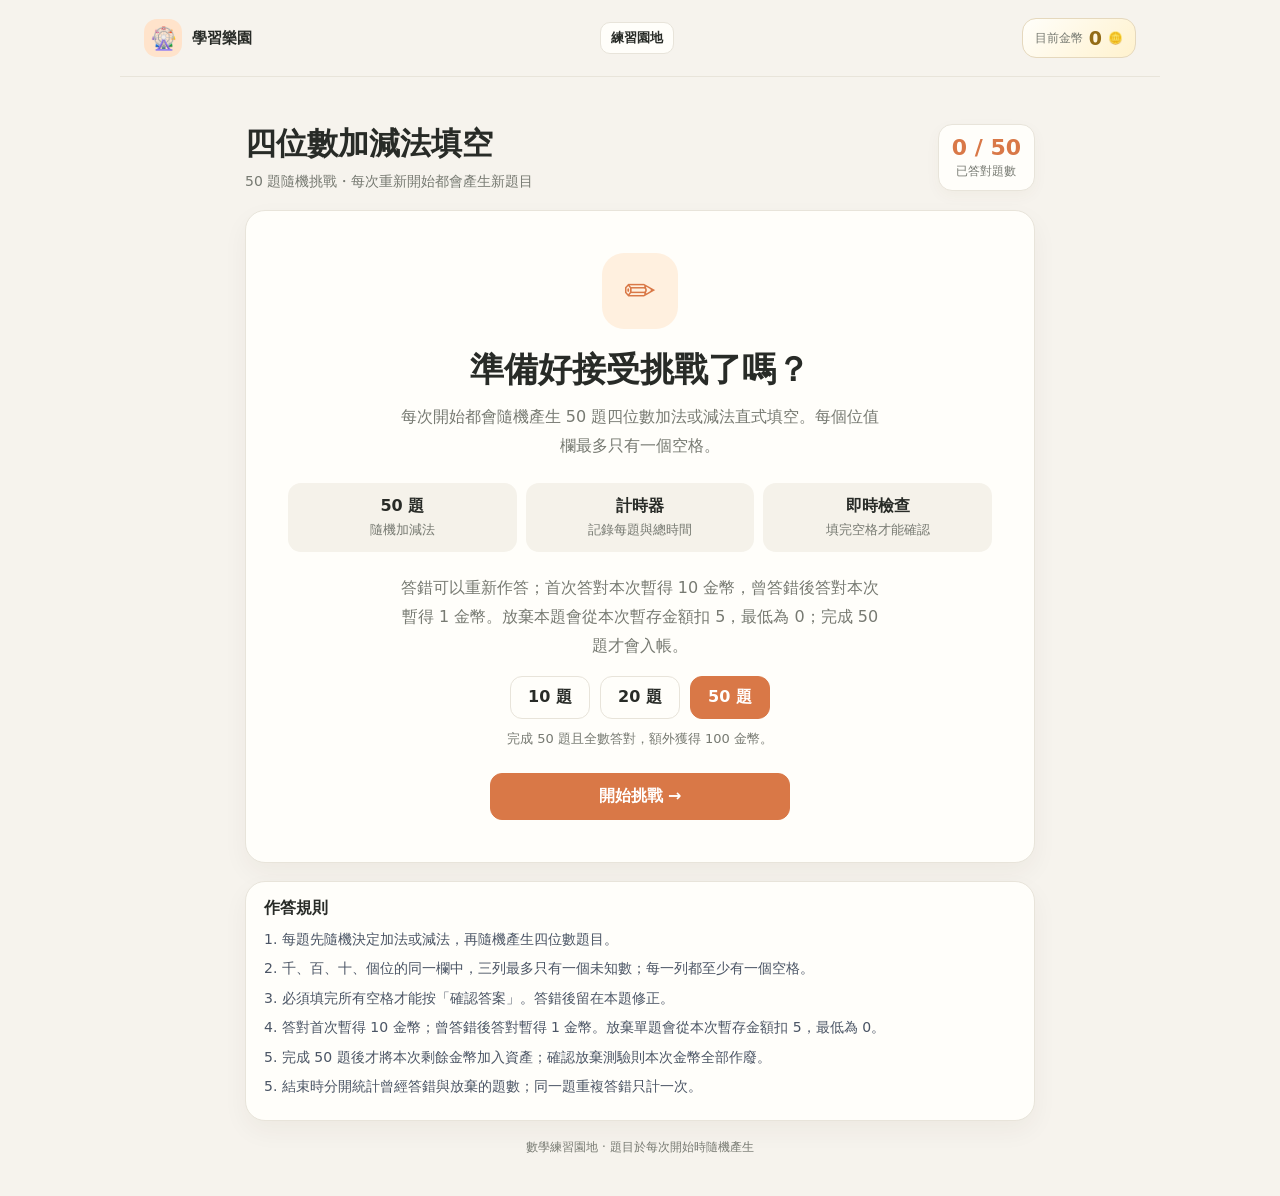
<file: four-digit-add-subtract.html>
<!doctype html>
<html lang="zh-Hant">
<head>
<meta charset="utf-8">
<meta name="viewport" content="width=device-width, initial-scale=1">
<title>不超過 10,000 的四位數加減法填空</title>
<style>
:root{--ink:#253044;--muted:#667085;--line:#d9e0ea;--bg:#f3f6fb;--blue:#3569d4;--blue2:#eaf1ff;--green:#19734b;--greenbg:#e7f7ef;--red:#b42318;--redbg:#fff0ee}
*{box-sizing:border-box}body{margin:0;background:var(--bg);color:var(--ink);font-family:system-ui,-apple-system,"Noto Sans TC","Microsoft JhengHei",sans-serif}
main{max-width:760px;margin:0 auto;padding:22px 15px 40px}
header{display:flex;justify-content:space-between;gap:12px;align-items:flex-start;margin-bottom:18px}
h1{font-size:clamp(22px,5vw,31px);margin:0 0 5px}.subtitle{color:var(--muted);font-size:14px;line-height:1.6}
.score{background:#fff;border:1px solid var(--line);border-radius:14px;padding:10px 13px;text-align:center;min-width:84px}.score strong{display:block;font-size:22px;color:var(--blue)}.score span{font-size:12px;color:var(--muted)}
.progress{height:8px;background:#e1e7f0;border-radius:99px;overflow:hidden;margin:15px 0 18px}.bar{height:100%;width:0;background:var(--blue);transition:width .2s}
.card,.landing,.results,.tips{background:#fff;border:1px solid var(--line);border-radius:20px;padding:clamp(17px,4vw,28px);box-shadow:0 5px 18px #22334b0b}
.topline{display:flex;justify-content:space-between;align-items:center;gap:10px;margin-bottom:18px;flex-wrap:wrap}.menu-button{display:inline-block;white-space:nowrap;text-decoration:none;font:inherit;border:1px solid var(--line);border-radius:10px;padding:6px 10px;font-weight:700;background:#fff;color:var(--ink);font-size:13px}.menu-button:hover{background:#f4f7fb}.pill{display:inline-block;background:var(--blue2);color:var(--blue);font-weight:700;border-radius:99px;padding:6px 11px;font-size:13px}.qnum{font-size:14px;color:var(--muted)}
.instruction{text-align:center;color:var(--muted);font-size:14px;margin-bottom:15px}.equation{width:min(100%,340px);margin:0 auto 18px;font-variant-numeric:tabular-nums}
.mathrow{display:grid;grid-template-columns:38px repeat(4,minmax(38px,1fr));gap:7px;align-items:center;margin:10px 0}.sign{font-size:25px;text-align:center;font-weight:500;line-height:1;color:#172b4d}.sign.op-symbol{display:flex;align-items:center;justify-content:center;width:auto;height:auto;border:0;border-radius:0;background:transparent;color:#172b4d;box-shadow:none;font-size:40px;font-weight:800}
.digit{height:53px;min-width:0;width:100%;border:1.5px solid var(--line);border-radius:10px;text-align:center;font-size:25px;font-weight:650;color:var(--ink);background:#fff;outline:none}
.digit.blank{border:2px dashed #7b9ce8;background:#f5f8ff;color:var(--blue)}.digit:focus{border-color:var(--blue);box-shadow:0 0 0 3px #3569d422}.digit.fixed{background:#f6f8fb;color:#364152}
.rule{border:0;border-top:3px solid var(--ink);margin:13px 0 12px 37px}
.feedback{border-radius:12px;padding:13px 14px;margin-top:14px;font-weight:600;line-height:1.6}.good{background:var(--greenbg);color:var(--green)}.bad{background:var(--redbg);color:var(--red)}
.actions{display:grid;grid-template-columns:1fr 1fr;gap:10px;margin-top:15px}.secondary-actions{display:flex;gap:8px;flex-wrap:wrap;margin-top:10px}
button{font:inherit;border:1px solid var(--line);border-radius:12px;padding:12px 14px;font-weight:700;cursor:pointer;background:#fff;color:var(--ink)}button.primary{background:var(--blue);color:#fff;border-color:var(--blue)}button:disabled{opacity:.4;cursor:not-allowed}.secondary-actions button{flex:1;font-size:14px;padding:10px}
.timerline{display:flex;justify-content:space-between;gap:10px;align-items:center;margin:0 0 18px;background:#f4f7fb;border-radius:12px;padding:10px 13px;font-size:14px;flex-wrap:wrap}.timerline strong{font-variant-numeric:tabular-nums;font-size:18px;color:var(--blue)}
.landing{text-align:center;margin-bottom:18px;padding:clamp(22px,6vw,42px)}.landing-icon{width:76px;height:76px;border-radius:22px;background:var(--blue2);color:var(--blue);display:grid;place-items:center;font-size:38px;margin:0 auto 18px}
.landing h2{font-size:clamp(25px,6vw,34px);margin:0 0 10px}.landing p{color:var(--muted);line-height:1.8;margin:8px auto;max-width:490px}.landing-list{display:grid;grid-template-columns:repeat(3,1fr);gap:9px;margin:22px 0}
.landing-item{background:#f4f7fb;border-radius:13px;padding:13px 8px;font-size:13px;color:#475467}.landing-item strong{display:block;color:var(--ink);font-size:16px;margin-bottom:4px}
.results{margin-top:18px;display:none}.results h2{margin:0 0 8px;font-size:22px}.summary-grid{display:grid;grid-template-columns:repeat(3,1fr);gap:8px;margin:15px 0}.metric{background:#f4f7fb;border-radius:12px;padding:13px 8px;text-align:center}.metric strong{display:block;font-size:clamp(20px,4vw,27px);color:var(--blue)}.metric span{font-size:12px;color:var(--muted)}
.tips{margin-top:18px;padding:16px 18px}.tips h2{font-size:16px;margin:0 0 8px}.tips p{font-size:14px;line-height:1.75;margin:5px 0;color:#4b5565}.footer{font-size:12px;color:var(--muted);text-align:center;margin-top:18px}.hidden{display:none!important}
@media(max-width:430px){.landing-list{grid-template-columns:1fr}.landing-item{display:flex;justify-content:center;gap:8px}.landing-item strong{margin:0}.mathrow{gap:5px;grid-template-columns:30px repeat(4,minmax(0,1fr))}.digit{height:48px;font-size:22px}.sign{font-size:22px}.sign.op-symbol{width:auto;height:auto;font-size:34px}.score{min-width:70px;padding:8px}.card{padding:16px}.summary-grid{grid-template-columns:1fr 1fr}.summary-grid .metric:last-child{grid-column:1/-1}}
</style>
<link rel="stylesheet" href="practice-exercises.css">
</head>
<body>
<header class="site-header"><a class="site-brand" href="index.html"><span class="site-brand-mark" aria-hidden="true">🎡</span><span>學習樂園</span></a><div class="site-links"><a class="menu-button" href="practice.html">練習園地</a></div><div class="account-wallet" aria-live="polite"><span>目前金幣</span><strong id="coins">0</strong><span>🪙</span><span id="testModeTools" hidden><span class="test-badge">測試模式</span></span></div></header>
<main>
<header>
 <div><h1>四位數加減法填空</h1><div class="subtitle">50 題隨機挑戰・每次重新開始都會產生新題目</div></div>
 <div class="score"><strong id="score">0 / 50</strong><span>已答對題數</span></div>
</header>
<section class="landing" id="startScreen">
 <div class="landing-icon">✏️</div><h2>準備好接受挑戰了嗎？</h2>
 <p>每次開始都會隨機產生 50 題四位數加法或減法直式填空。每個位值欄最多只有一個空格。</p>
 <div class="landing-list"><div class="landing-item"><strong>50 題</strong>隨機加減法</div><div class="landing-item"><strong>計時器</strong>記錄每題與總時間</div><div class="landing-item"><strong>即時檢查</strong>填完空格才能確認</div></div>
 <p>答錯可以重新作答；首次答對本次暫得 10 金幣，曾答錯後答對本次暫得 1 金幣。放棄本題會從本次暫存金額扣 5，最低為 0；完成 50 題才會入帳。</p>
 <button id="startButton" class="primary" style="width:100%;max-width:300px;margin-top:10px">開始挑戰 →</button>
</section>
<div class="progress hidden" id="progressArea"><div class="bar" id="bar"></div></div>
<section class="card hidden" id="quizCard">
 <div class="topline"><span class="pill" id="operation">加法</span><span class="qnum" id="qnum">第 1 / 50 題</span><button class="menu-button abandon-test" id="abandonQuiz">放棄測驗</button></div>
 <div class="timerline"><div class="timer-companion"><img id="practiceCompanion" alt="目前展示的夥伴"><span id="practiceCompanionName"></span></div><span>本題時間 <strong id="questionTimer">00:00</strong></span><span>總計 <strong id="totalTimer">00:00</strong></span><span>目前金幣 <strong id="pendingCoinDisplay">0</strong> 🪙</span></div>
 <div class="instruction">點選藍色虛線空格，填入一個數字</div><div class="equation" id="equation"></div>
 <div id="feedback" aria-live="polite"></div>
 <div class="actions"><button id="check" class="primary" disabled>確認答案</button><button id="next" disabled>下一題 →</button></div>
 <div class="secondary-actions"><button id="clear">清除本題</button><button id="showAnswer">放棄本題（本次金幣 -5）</button></div>
</section>
<dialog class="confirm-dialog" id="abandonDialog" aria-labelledby="abandonTitle"><form method="dialog"><span class="dialog-icon" aria-hidden="true">🎡</span><h2 id="abandonTitle">確定放棄本次測驗？</h2><p>目前累積的 <strong id="abandonCoinAmount">0</strong> 枚金幣將全部作廢，不會加入資產。已完成進度也會清除。</p><div class="dialog-actions"><button value="cancel">繼續作答</button><button class="primary danger-button" id="confirmAbandon" value="confirm">放棄測驗</button></div></form></dialog>
<dialog class="confirm-dialog" id="abandonQuestionDialog" aria-labelledby="abandonQuestionTitle"><form method="dialog"><span class="dialog-icon" aria-hidden="true">🪙</span><h2 id="abandonQuestionTitle">確定放棄本題？</h2><p>本次測驗暫存金額將扣除 5 枚（最低為 0），並顯示正確答案。</p><div class="dialog-actions"><button value="cancel">繼續作答</button><button class="primary danger-button" id="confirmAbandonQuestion" value="confirm">確認放棄本題</button></div></form></dialog>
<section class="results" id="results">
 <h2>挑戰完成！</h2><p id="resultMessage">你完成了 50 題練習。</p>
 <div class="summary-grid"><div class="metric"><strong id="finalCorrect">0 / 50</strong><span>答對題數</span></div><div class="metric"><strong id="finalWrong">0 題</strong><span>曾經答錯的題數</span></div><div class="metric"><strong id="finalAbandoned">0 題</strong><span>放棄題數</span></div><div class="metric"><strong id="finalTime">00:00</strong><span>總作答時間</span></div></div>
 <p>同一題答錯多次只計算一次，不列出錯題清單。</p>
 <div class="actions"><button id="downloadCsv" class="primary">匯出作答紀錄 CSV</button><button id="restart">再挑戰一次 ↻</button></div>
</section>
<section class="tips" id="tips"><h2>作答規則</h2>
 <p>1. 每題先隨機決定加法或減法，再隨機產生四位數題目。</p>
 <p>2. 千、百、十、個位的同一欄中，三列最多只有一個未知數；每一列都至少有一個空格。</p>
 <p>3. 必須填完所有空格才能按「確認答案」。答錯後留在本題修正。</p>
  <p>4. 答對首次暫得 10 金幣；曾答錯後答對暫得 1 金幣。放棄單題會從本次暫存金額扣 5，最低為 0。</p><p>5. 完成 50 題後才將本次剩餘金幣加入資產；確認放棄測驗則本次金幣全部作廢。</p>
 <p>5. 結束時分開統計曾經答錯與放棄的題數；同一題重複答錯只計一次。</p>
</section>
<div class="footer">數學練習園地 · 題目於每次開始時隨機產生</div>
</main>
<script src="app-config.js"></script><script src="hidden-catalog.js"></script><script src="rarity.js"></script><script src="gacha-core.js"></script><script src="app.js"></script>
<script>
"use strict";
let TOTAL=50; const  $=id=>document.getElementById(id), GAME=window.SHIBA_GAME, PRACTICE_ID="four-digit-add-subtract";
let questions=[],current=0,totalSeconds=0,questionSeconds=0,timerHandle=null,started=false,finished=false,correctCount=0,challengeId=null,pendingCoins=0,settled=false;function updateQuestionCount(){const count=TOTAL;const subtitle=document.querySelector('main>header .subtitle');if(subtitle)subtitle.textContent=`${count} 題隨機挑戰・每次重新開始都會產生新題目`;const paras=$('startScreen').querySelectorAll('p');if(paras[0])paras[0].textContent=`每次開始都會隨機產生 ${count} 題四位數加法或減法直式填空。每個位值欄最多只有一個空格。`;if(paras[1])paras[1].textContent=paras[1].textContent.replace(/完成 \d+ 題才會入帳。/,`完成 ${count} 題才會入帳。`);const feature=$('startScreen').querySelector('.landing-item strong,.feature strong');if(feature)feature.textContent=`${count} 題`;const completion=[...$('tips').querySelectorAll('p')].find(p=>p.textContent.includes('本次剩餘金幣'));if(completion)completion.textContent=completion.textContent.replace(/完成 \d+ 題後/,`完成 ${count} 題後`);$('score').textContent=`${correctCount} / ${count}`;$('finalCorrect').textContent=`0 / ${count}`;document.querySelectorAll('[data-question-count]').forEach(b=>{const active=Number(b.dataset.questionCount)===count;b.classList.toggle('selected',active);b.setAttribute('aria-pressed',String(active))});const note=$('bonusNote');if(note)note.textContent=count===50?'完成 50 題且全數答對，額外獲得 100 金幣。':'此題數不適用 50 題全對獎勵。'}
function initQuestionSelector(){const box=document.createElement('div');box.className='question-count-selector';box.setAttribute('role','group');box.setAttribute('aria-label','選擇題數');box.style.cssText='display:flex;justify-content:center;gap:10px;margin:16px auto 6px';[10,20,50].forEach(n=>{const b=document.createElement('button');b.type='button';b.textContent=`${n} 題`;b.dataset.questionCount=String(n);b.style.cssText='min-width:80px;padding:10px 16px';b.addEventListener('click',()=>{if(started)return;TOTAL=n;updateQuestionCount()});box.appendChild(b)});const start=$('startButton');start.parentNode.insertBefore(box,start);const note=document.createElement('p');note.id='bonusNote';note.style.cssText='margin:8px auto 12px;color:var(--muted);font-size:13px';box.parentNode.insertBefore(note,start);const style=document.createElement('style');style.textContent='.question-count-selector button.selected{background:var(--blue);border-color:var(--blue);color:#fff}@media(max-width:430px){.question-count-selector{gap:7px}.question-count-selector button{min-width:72px;padding:9px 12px}}';document.head.appendChild(style);updateQuestionCount()}
function saveProgress(){if(!challengeId)return {ok:false,reason:"no-session"};return GAME.savePracticeProgress(PRACTICE_ID,{version:3,totalQuestions:TOTAL,challengeId,questions,current,totalSeconds,questionSeconds,started,finished,correctCount,pendingCoins,settled})}
function newChallengeId(){return `four-digit-${Date.now()}-${Math.random().toString(36).slice(2,10)}`}
function randInt(min,max){return Math.floor(Math.random()*(max-min+1))+min}
function digits4(n){return String(n).padStart(4,"0").split("").map(Number)}
function formatTime(s){return `${String(Math.floor(s/60)).padStart(2,"0")}:${String(s%60).padStart(2,"0")}`}
function renderCompanion(){const companion=GAME.getDisplayCharacter();$("practiceCompanion").src=companion.image;$("practiceCompanion").alt=`目前展示的${companion.seriesName}：${companion.name}`;const name=$("practiceCompanionName");name.textContent=companion.name;name.className=`rarity-label rarity-${companion.rarity}`}
function renderPendingCoins(){$("pendingCoinDisplay").textContent=pendingCoins.toLocaleString("zh-Hant")}
function completionBonus(){return TOTAL===50&&correctCount===50?100:0}
function makeMask(){
  // The thousands-column blank is always in the answer row so both operands stay four-digit.
  // In the other three columns, distribute blanks across both operands.
  let rows;
  do { rows=[Math.random()<.5?0:1,Math.random()<.5?0:1,Math.random()<.5?0:1]; }
  while(!rows.includes(0)||!rows.includes(1));
  return [rows[0],rows[1],rows[2],2]; // order: ones, tens, hundreds, thousands
}
function generateQuestion(){
  for(let tries=0;tries<500;tries++){
    const op=Math.random()<.5?"+":"-";
    let a,b,c;
    if(op==="+"){
      a=randInt(1000,8999);
      const maxB=9999-a;
      if(maxB<1000)continue;
      b=randInt(1000,maxB);c=a+b;
    }else{
      a=randInt(3000,9999);b=randInt(1000,a-1000);c=a-b;
      if(c<1000||c>9999)continue;
    }
    const blankRows=makeMask(),rows=[digits4(a),digits4(b),digits4(c)];
    const mask=rows.map(()=>[false,false,false,false]);
    blankRows.forEach((r,i)=>mask[r][3-i]=true);
    // All three rows must have a blank; no operand's leading digit is blank.
    if(mask.some(r=>!r.some(Boolean))||mask[0][0]||mask[1][0])continue;
    return {op,a,b,c,rows,mask,wrongEver:false,abandoned:false,revealed:false,solved:false,seconds:0,answers:Array(12).fill("")};
  }
  // Safe fallback.
  const op="+",a=1234,b=2345,c=3579,blankRows=[0,1,0,2],rows=[digits4(a),digits4(b),digits4(c)],mask=rows.map(()=>[false,false,false,false]);
  blankRows.forEach((r,i)=>mask[r][3-i]=true);
  return {op,a,b,c,rows,mask,wrongEver:false,abandoned:false,revealed:false,solved:false,seconds:0,answers:Array(12).fill("")};
}
function generateSet(){
  const set=[],seen=new Set();let guard=0;
  while(set.length<TOTAL&&guard<20000){
    guard++;const q=generateQuestion(),key=`${q.op}:${q.a}:${q.b}:${q.c}:${q.mask.map(r=>r.map(Number).join("")).join("")}`;
    if(!seen.has(key)){seen.add(key);set.push(q)}
  }
  while(set.length<TOTAL)set.push(generateQuestion());
  return set;
}
function renderQuestion(){
  $("next").textContent=current===TOTAL-1?"完成挑戰 ✓":"下一題 →";
  const q=questions[current];
  $("score").textContent=`${correctCount} / ${TOTAL}`;$("operation").textContent=q.op==="+"?"加法":"減法";
  $("qnum").textContent=`第 ${current+1} / ${TOTAL} 題`;$("bar").style.width=`${current/TOTAL*100}%`;
  $("questionTimer").textContent=formatTime(questionSeconds);$("feedback").innerHTML="";$("next").disabled=true;$("check").disabled=true;$("showAnswer").disabled=false;$("equation").innerHTML="";
  const rowLabels=["第一個數","第二個數","答案"];
  q.rows.forEach((digits,rowIndex)=>{
    const row=document.createElement("div");row.className="mathrow";
    const sign=document.createElement("div");sign.className="sign"+(rowIndex===1?" op-symbol":"");sign.textContent=rowIndex===1?q.op:"";row.appendChild(sign);
    digits.forEach((digit,colIndex)=>{
      const input=document.createElement("input");input.className="digit";input.inputMode="numeric";input.autocomplete="off";input.maxLength=1;
      input.setAttribute("aria-label",`${rowLabels[rowIndex]}第${["千","百","十","個"][colIndex]}位`);
      if(q.mask[rowIndex][colIndex]){
        input.classList.add("blank");input.type="text";input.dataset.row=rowIndex;input.dataset.col=colIndex;input.dataset.place=String(3-colIndex);input.value=q.answers[rowIndex*4+colIndex]||"";
        input.addEventListener("input",()=>{
          input.value=input.value.replace(/[^0-9]/g,"").slice(-1);q.answers[rowIndex*4+colIndex]=input.value;
          $("feedback").innerHTML="";updateCheckButton();saveProgress();
        });
      }else{input.classList.add("fixed");input.value=digit;input.disabled=true;input.tabIndex=-1}
      row.appendChild(input);
    });
    $("equation").appendChild(row);
    if(rowIndex===1){const rule=document.createElement("hr");rule.className="rule";$("equation").appendChild(rule)}
  });
  updateCheckButton();
  wireAnswerFocus();
  if(q.solved||q.abandoned){
    [...$("equation").querySelectorAll("input.blank")].forEach(input=>input.disabled=true);
    $("next").disabled=false;$("check").disabled=true;$("showAnswer").disabled=true;
    $("feedback").innerHTML=q.abandoned?'<div class="feedback bad">本題已放棄，答案已顯示。</div>':`<div class="feedback good">答對了！獲得 ${q.rewardAmount||0} 金幣，繼續下一題吧。</div>`;
  }
}
function wireAnswerFocus(){
  const blanks=[...$("equation").querySelectorAll("input.blank")].sort((a,b)=>Number(a.dataset.place)-Number(b.dataset.place)||Number(a.dataset.row)-Number(b.dataset.row));
  blanks.forEach((input,index)=>input.addEventListener("input",()=>{const next=blanks.slice(index+1).find(field=>!field.value);if(input.value)next?.focus()}));
  if(!questions[current].solved&&!questions[current].abandoned)(blanks.find(input=>!input.value)||blanks[0])?.focus();
}
function focusFirstAnswerBlank(){
  const first=[...$("equation").querySelectorAll("input.blank")].sort((a,b)=>Number(a.dataset.place)-Number(b.dataset.place)||Number(a.dataset.row)-Number(b.dataset.row))[0];
  first?.focus();
}
function updateCheckButton(){
  const blanks=[...$("equation").querySelectorAll("input.blank")];
  $("check").disabled=blanks.some(input=>!input.value.trim())||questions[current].solved;
}
function checkAnswer(){
  if($("check").disabled)return;
  const q=questions[current],blanks=[...$("equation").querySelectorAll("input.blank")];
  const wrong=blanks.filter(input=>Number(input.value)!==q.rows[Number(input.dataset.row)][Number(input.dataset.col)]);
  if(wrong.length){
    q.wrongEver=true;
    saveProgress();
    $("feedback").innerHTML='<div class="feedback bad">答案還不正確，請檢查後修正，再按「確認答案」。</div>';
    $("check").disabled=true;
    wrong[0].focus();wrong[0].select();return;
  }
  const reward=q.wrongEver?1:10;
  if(!q.solved){q.solved=true;q.rewardAmount=reward;pendingCoins+=reward;correctCount++}
  saveProgress();renderPendingCoins();$("score").textContent=`${correctCount} / ${TOTAL}`;$("feedback").innerHTML=`<div class="feedback good">答對了！本次測驗暫得 ${reward} 金幣，完成 ${TOTAL} 題後結算。</div>`;
  $("check").disabled=true;$("next").disabled=false;$("showAnswer").disabled=true;blanks.forEach(input=>input.disabled=true);
}
function nextQuestion(){
  if(!questions[current].solved&&!questions[current].revealed)return;
  questions[current].seconds=questionSeconds;
  if(current===TOTAL-1){finishQuiz();return}
  current++;questionSeconds=0;renderQuestion();saveProgress();
}
function showAnswer(){
  const q=questions[current];
  if(!q||q.solved||q.revealed)return;
  $("abandonQuestionDialog").showModal();
}
function confirmAbandonQuestion(){
  const q=questions[current];if(!q||q.solved||q.revealed)return;
  pendingCoins=Math.max(0,pendingCoins-5);
  q.revealed=true;q.abandoned=true;
  const blanks=[...$("equation").querySelectorAll("input.blank")];
  blanks.forEach(input=>{
    const row=Number(input.dataset.row),col=Number(input.dataset.col);
    input.value=q.rows[row][col];
    q.answers[row*4+col]=String(q.rows[row][col]);
    input.disabled=true;
  });
  saveProgress();renderPendingCoins();$("feedback").innerHTML=`<div class="feedback bad">本題已放棄；本次暫得金幣減至 ${pendingCoins} 枚，答案已顯示。</div>`;
  $("check").disabled=true;
  $("next").disabled=false;
  $("showAnswer").disabled=true;
}
function tick(){
  if(!started||finished)return;
  totalSeconds++;questionSeconds++;
  $("totalTimer").textContent=formatTime(totalSeconds);$("questionTimer").textContent=formatTime(questionSeconds);
  renderPendingCoins();
  saveProgress();
}
function startQuiz(){
  if(timerHandle)clearInterval(timerHandle);
  challengeId=newChallengeId();questions=generateSet();current=0;totalSeconds=0;questionSeconds=0;correctCount=0;pendingCoins=0;settled=false;started=true;finished=false;saveProgress();renderPendingCoins();
  $("startScreen").classList.add("hidden");$("results").style.display="none";$("quizCard").classList.remove("hidden");$("progressArea").classList.remove("hidden");$("tips").classList.add("hidden");
  $("totalTimer").textContent="00:00";renderQuestion();timerHandle=setInterval(tick,1000);
}
function finishQuiz(){
  const bonus=completionBonus(),totalAward=pendingCoins+bonus;
  questions[current].seconds=questionSeconds;
  if(!settled){if(totalAward>0){const award=GAME.awardCoins(totalAward,"數學練習完成結算",`${challengeId}:completion`);if(!award.ok){$("feedback").innerHTML='<div class="feedback bad">金幣結算暫時失敗，請勿關閉頁面，稍後重試。</div>';return}}settled=true}
  finished=true;started=false;if(timerHandle)clearInterval(timerHandle);saveProgress();
  const wrong=questions.filter(q=>q.wrongEver).length,abandoned=questions.filter(q=>q.abandoned).length;
  $("quizCard").classList.add("hidden");$("progressArea").classList.add("hidden");$("results").style.display="block";
  $("finalCorrect").textContent=`${correctCount} / ${TOTAL}`;$("finalWrong").textContent=`${wrong} 題`;$("finalAbandoned").textContent=`${abandoned} 題`;$("finalTime").textContent=formatTime(totalSeconds);
  $("resultMessage").textContent=`你完成了 ${TOTAL} 題，其中 ${wrong} 題曾經答錯、${abandoned} 題放棄。本次獲得 ${pendingCoins} 金幣${bonus?`，全對額外獎勵 ${bonus} 金幣`:""}，總入帳 ${totalAward} 金幣。`;
  $("tips").classList.remove("hidden");
}
function downloadCsv(){
  const rows=[["題號","運算","作答時間（秒）","是否曾經答錯","是否放棄","最後是否答對","獲得金幣"]];
  questions.forEach((q,i)=>rows.push([i+1,q.op==="+"?"加法":"減法",q.seconds,q.wrongEver?"是":"否",q.abandoned?"是":"否",q.solved?"是":"否",q.rewardAmount||0]));
  rows.push([],["總題數",TOTAL],["全對額外獎勵",completionBonus()],["本次總入帳",pendingCoins+completionBonus()],["答對題數",correctCount],["曾經答錯題數",questions.filter(q=>q.wrongEver).length],["放棄題數",questions.filter(q=>q.abandoned).length],["總作答秒數",totalSeconds]);
  const csv="\ufeff"+rows.map(row=>row.map(v=>`"${String(v??"").replace(/"/g,'""')}"`).join(",")).join("\r\n");
  const blob=new Blob([csv],{type:"text/csv;charset=utf-8;"}),url=URL.createObjectURL(blob),a=document.createElement("a");
  a.href=url;a.download="四位數加減法作答紀錄.csv";a.click();URL.revokeObjectURL(url);
}
function abandonQuiz(){if(!challengeId||!started)return;$("abandonCoinAmount").textContent=String(pendingCoins);$("abandonDialog").showModal()}
$("abandonQuiz").addEventListener("click",abandonQuiz);
$("confirmAbandon").addEventListener("click",event=>{event.preventDefault();if(timerHandle)clearInterval(timerHandle);GAME.clearPracticeProgress(PRACTICE_ID);$("abandonDialog").close();challengeId=null;questions=[];current=0;pendingCoins=0;settled=false;started=false;finished=false;correctCount=0;$("quizCard").classList.add("hidden");$("progressArea").classList.add("hidden");$("startScreen").classList.remove("hidden");$("tips").classList.remove("hidden");$("score").textContent=`0 / ${TOTAL}`;renderPendingCoins();$("totalTimer").textContent="00:00";$("questionTimer").textContent="00:00";});
$("startButton").addEventListener("click",startQuiz);$("check").addEventListener("click",checkAnswer);$("next").addEventListener("click",nextQuestion);$("showAnswer").addEventListener("click",showAnswer);$("confirmAbandonQuestion").addEventListener("click",event=>{event.preventDefault();$("abandonQuestionDialog").close();confirmAbandonQuestion()});
$("clear").addEventListener("click",()=>{
  const q=questions[current];q.answers=Array(12).fill("");
  [...$("equation").querySelectorAll("input.blank")].forEach(input=>input.value="");
  $("feedback").innerHTML="";updateCheckButton();saveProgress();focusFirstAnswerBlank();
});
$("restart").addEventListener("click",()=>{
  GAME.clearPracticeProgress(PRACTICE_ID);challengeId=null;questions=[];started=false;finished=false;
  $("startScreen").classList.remove("hidden");$("results").style.display="none";$("tips").classList.remove("hidden");$("score").textContent=`0 / ${TOTAL}`;
});
$("downloadCsv").addEventListener("click",downloadCsv);
function restoreProgress(){
  const saved=GAME.getPracticeProgress(PRACTICE_ID);
  if(!saved||![1,2,3].includes(saved.version)||!Array.isArray(saved.questions))return;const savedTotal=saved.version===3?saved.totalQuestions:50;if(![10,20,50].includes(savedTotal)||saved.questions.length!==savedTotal||!Number.isInteger(saved.current)||saved.current<0||saved.current>=savedTotal)return;TOTAL=savedTotal;updateQuestionCount();
  challengeId=saved.challengeId;questions=saved.questions;current=saved.current;totalSeconds=saved.totalSeconds||0;questionSeconds=saved.questionSeconds||0;correctCount=saved.correctCount||0;started=Boolean(saved.started);finished=Boolean(saved.finished);
  pendingCoins=saved.pendingCoins||0;settled=Boolean(saved.settled);renderPendingCoins();
  if(finished){GAME.clearPracticeProgress(PRACTICE_ID);return}
  if(!started)return;
  $("startScreen").classList.add("hidden");$("results").style.display="none";$("quizCard").classList.remove("hidden");$("progressArea").classList.remove("hidden");$("tips").classList.add("hidden");
  $("totalTimer").textContent=formatTime(totalSeconds);renderQuestion();timerHandle=setInterval(tick,1000);
}
initQuestionSelector();restoreProgress();
renderCompanion();
window.addEventListener("storage",event=>{if(event.key?.includes("stage3"))renderCompanion()});
</script>
</body>
</html>
</file>
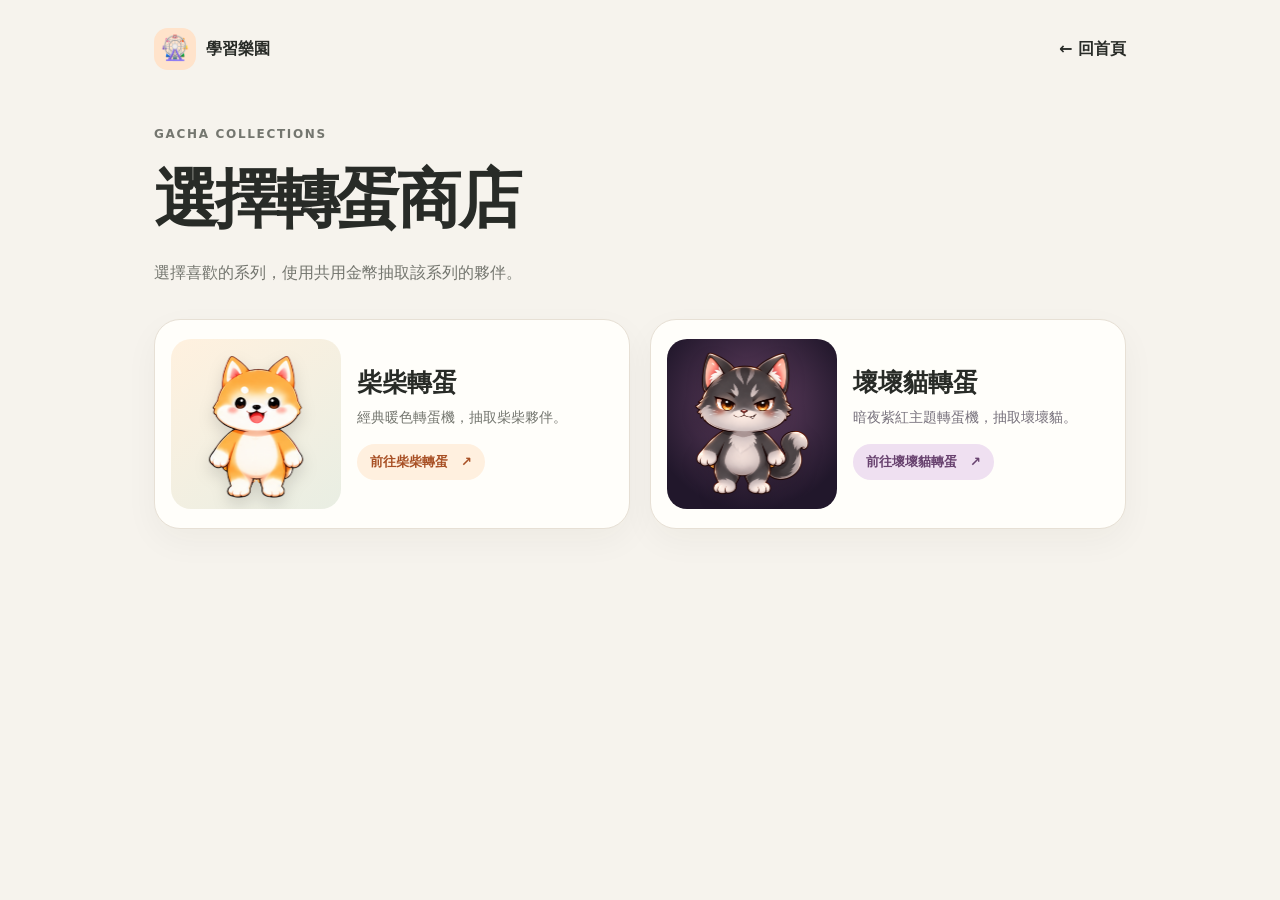
<file: gacha-menu.html>
<!doctype html>
<html lang="zh-Hant"><head><meta charset="utf-8"><meta name="viewport" content="width=device-width,initial-scale=1"><title>選擇轉蛋商店｜學習樂園</title><link rel="stylesheet" href="catalog-menu.css"><link rel="stylesheet" href="layout-alignment.css"></head>
<body class="catalog-menu"><main class="shell"><header class="top"><a class="brand" href="index.html"><span class="mark">🎡</span><span>學習樂園</span></a><a class="back" href="index.html">← 回首頁</a></header><section class="hero"><p class="eyebrow">GACHA COLLECTIONS</p><h1>選擇轉蛋商店</h1><p>選擇喜歡的系列，使用共用金幣抽取該系列的夥伴。</p></section><nav class="choices" aria-label="轉蛋商店"><a class="choice" href="shop.html"><div class="preview"><img src="assets/shiba/shiba_01.png" alt="柴柴夥伴"></div><div><h2>柴柴轉蛋</h2><p>經典暖色轉蛋機，抽取柴柴夥伴。</p><span class="go">前往柴柴轉蛋　↗</span></div></a><a class="choice cat" href="badcat-shop.html"><div class="preview"><img src="assets/badcat/cat_01.png" alt="壞壞貓夥伴"></div><div><h2>壞壞貓轉蛋</h2><p>暗夜紫紅主題轉蛋機，抽取壞壞貓。</p><span class="go">前往壞壞貓轉蛋　↗</span></div></a></nav></main><script src="app-config.js"></script><script src="hidden-catalog.js"></script><script src="rarity.js"></script><script src="gacha-core.js"></script><script src="app.js"></script></body></html>
</file>
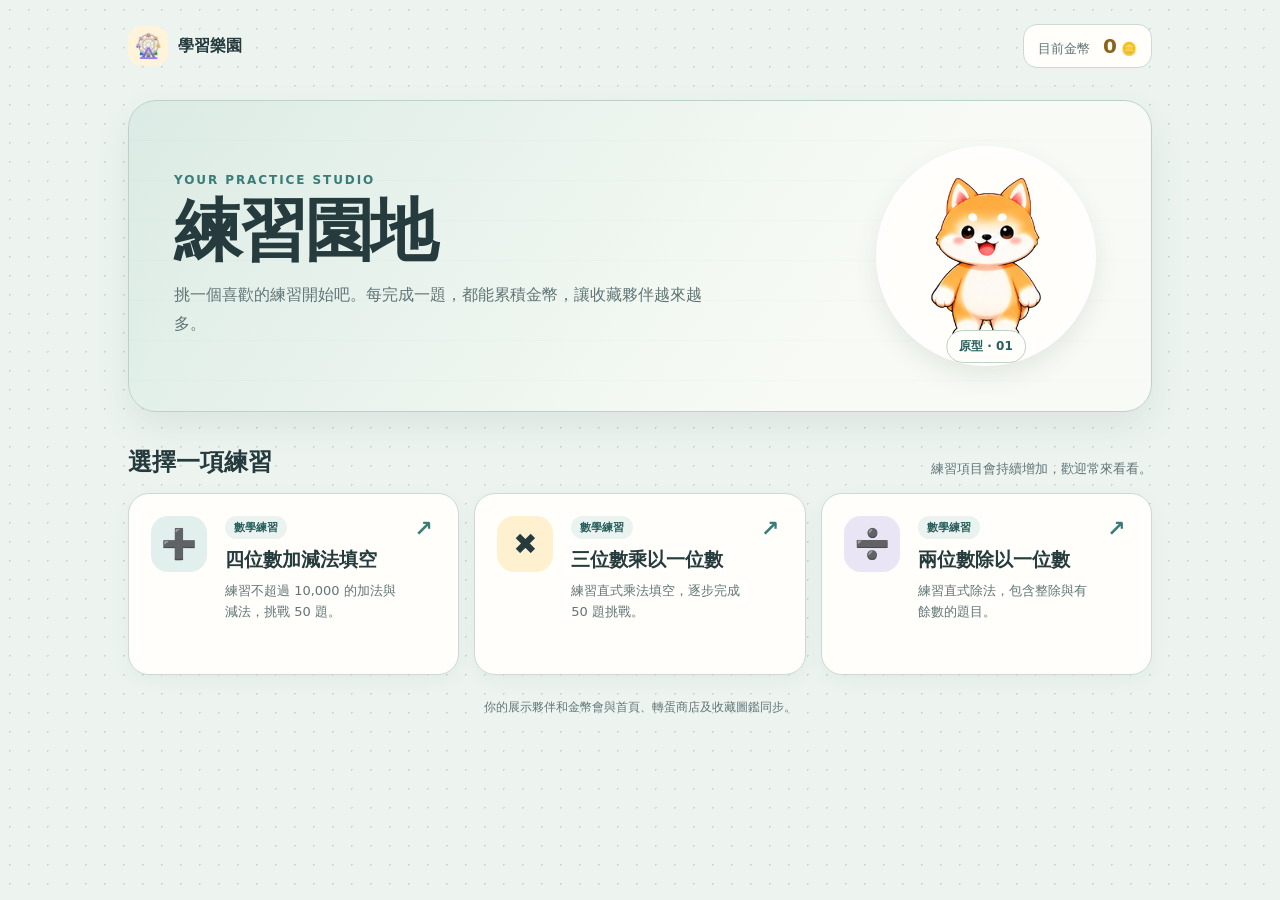
<file: math.html>
<!doctype html>
<html lang="zh-Hant"><head><meta charset="utf-8"><meta name="viewport" content="width=device-width, initial-scale=1"><meta http-equiv="refresh" content="0; url=practice.html"><title>練習園地｜學習樂園</title><script>window.location.replace('practice.html');</script></head><body><p>正在前往練習園地……<a href="practice.html">按此繼續</a></p></body></html>
</file>
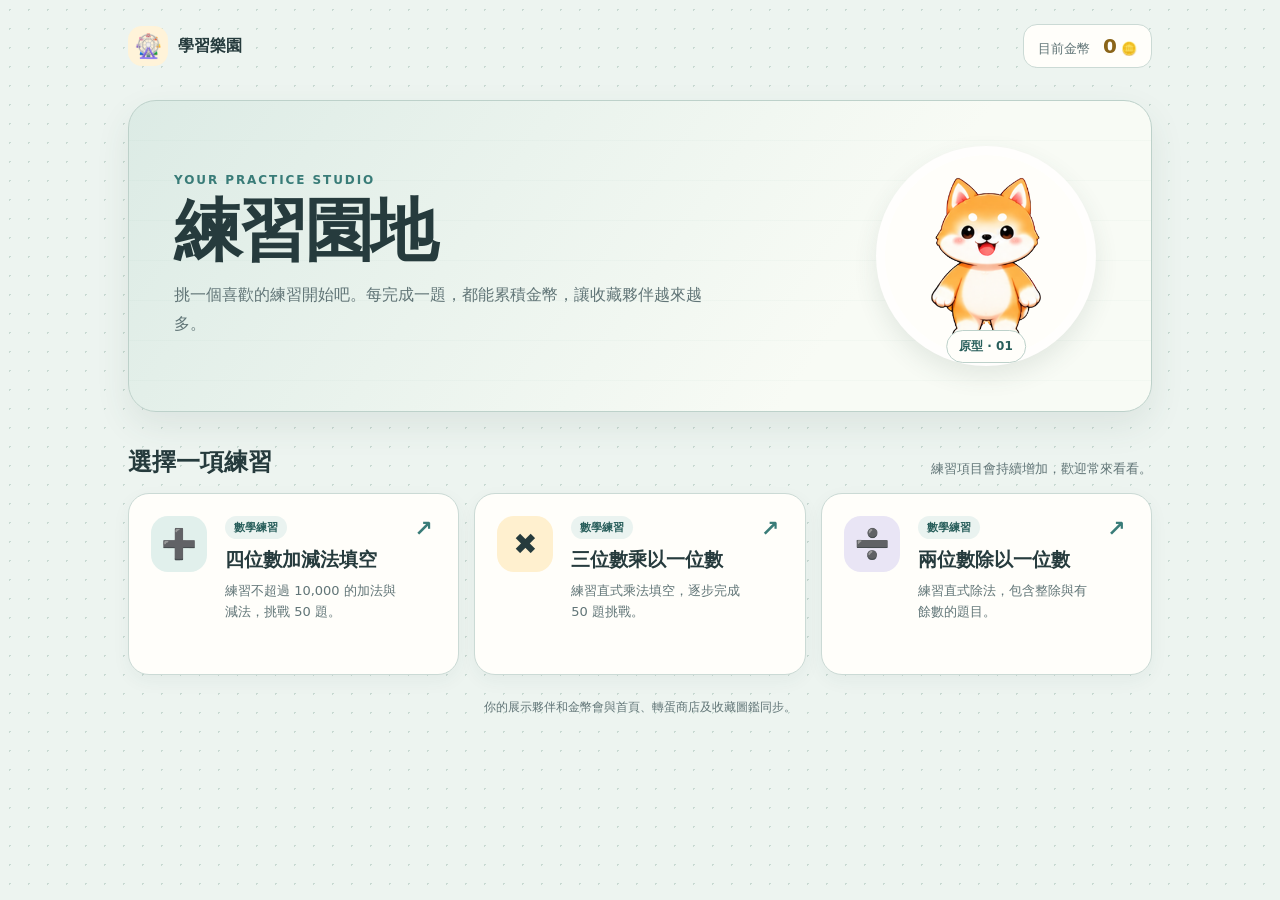
<file: practice.html>
<!doctype html>
<html lang="zh-Hant">
<head>
  <meta charset="utf-8"><meta name="viewport" content="width=device-width, initial-scale=1"><meta name="theme-color" content="#eaf2ef">
  <title>練習園地｜學習樂園</title>
  <style>
    :root{--ink:#263b3d;--muted:#617577;--paper:#edf4f0;--card:#fffefa;--line:#cbdad5;--teal:#397c78;--teal-dark:#285e5b;--sun:#f3c56b;--shadow:0 14px 34px #31524b18}*{box-sizing:border-box}body{margin:0;color:var(--ink);font-family:ui-rounded,"Noto Sans TC","Microsoft JhengHei",system-ui,sans-serif;background-color:var(--paper);background-image:radial-gradient(#c8d9d2 1px,transparent 1px);background-size:19px 19px}a{color:inherit}.shell{max-width:1080px;margin:auto;padding:24px 28px 56px}.topbar{display:flex;align-items:center;justify-content:space-between;gap:16px;margin-bottom:32px}.brand{display:inline-flex;align-items:center;gap:10px;color:var(--ink);font-weight:850;text-decoration:none}.brand-mark{width:40px;height:40px;border-radius:14px;background:#fff3d9;display:grid;place-items:center;font-size:23px}.wallet{padding:9px 14px;border:1px solid var(--line);border-radius:14px;background:#fffefa;color:var(--muted);font-size:13px}.wallet strong{color:#8a6418;font-size:20px}.hero{position:relative;display:grid;grid-template-columns:minmax(0,1fr) 240px;align-items:center;gap:25px;padding:clamp(24px,5vw,45px);border:1px solid #bdd1ca;border-radius:28px;background:linear-gradient(125deg,#dcebe5,#f8fbf5 70%);box-shadow:var(--shadow);overflow:hidden}.hero:before{content:"";position:absolute;inset:0;background:repeating-linear-gradient(transparent 0 39px,#8ab3a51a 40px);pointer-events:none}.hero-copy,.buddy{position:relative;z-index:1}.eyebrow{margin:0 0 7px;color:var(--teal);font-size:12px;font-weight:900;letter-spacing:.16em}.hero h1{margin:0;font-size:clamp(42px,7vw,68px);line-height:1.08;letter-spacing:-.04em}.hero-copy>p:not(.eyebrow){max-width:550px;margin:14px 0 0;color:var(--muted);font-size:16px;line-height:1.8}.buddy{justify-self:center;width:220px;height:220px;border-radius:50%;display:grid;place-items:center;background:#fffefa;border:9px solid #ffffffa8;box-shadow:0 10px 24px #34524a1c}.buddy img{width:90%;height:90%;object-fit:contain}.buddy-name{position:absolute;bottom:-6px;left:50%;transform:translateX(-50%);padding:7px 12px;border:1px solid #bdd1ca;border-radius:99px;background:#fffefa;color:var(--teal-dark);font-size:12px;font-weight:850;white-space:nowrap}.section-head{display:flex;align-items:end;justify-content:space-between;gap:16px;margin:34px 0 15px}.section-head h2{margin:0;font-size:24px}.section-head p{margin:0;color:var(--muted);font-size:13px}.practice-list{display:grid;grid-template-columns:repeat(auto-fit,minmax(min(100%,290px),1fr));gap:15px}.practice-card{position:relative;min-height:182px;display:grid;grid-template-columns:58px minmax(0,1fr) 22px;align-items:start;gap:16px;padding:22px;border:1px solid var(--line);border-radius:21px;background:var(--card);box-shadow:0 6px 18px #31524b0d;text-decoration:none;transition:transform .18s,box-shadow .18s,border-color .18s}.practice-card:hover{transform:translateY(-4px);border-color:#80aaa0;box-shadow:var(--shadow)}.practice-icon{width:56px;height:56px;display:grid;place-items:center;border-radius:17px;background:#e1f0ec;font-size:29px}.practice-card:nth-child(2n) .practice-icon{background:#fff0cf}.practice-card:nth-child(3n) .practice-icon{background:#e9e5f5}.practice-copy{min-width:0}.category{display:inline-flex;margin:0 0 8px;padding:4px 9px;border-radius:99px;background:#eaf3f0;color:var(--teal-dark);font-size:11px;font-weight:850}.practice-card h3{margin:0 0 7px;font-size:19px;line-height:1.35}.practice-card p{margin:0;color:var(--muted);font-size:13px;line-height:1.65}.arrow{color:var(--teal);font-size:22px;font-weight:900}.practice-card:focus-visible,.brand:focus-visible{outline:3px solid #397c7870;outline-offset:4px}.test-badge{margin-left:8px;color:#987018;font-size:11px;font-weight:800}.footer-note{margin-top:22px;color:var(--muted);font-size:12px;line-height:1.7;text-align:center}@media(max-width:650px){.shell{padding:17px 15px 40px}.topbar{margin-bottom:22px}.hero{grid-template-columns:minmax(0,1fr) 120px;gap:10px;padding:22px 18px;border-radius:22px}.hero h1{font-size:clamp(37px,9vw,52px)}.hero-copy>p:not(.eyebrow){font-size:14px;line-height:1.65}.buddy{width:116px;height:116px;border-width:5px}.buddy-name{bottom:-4px;font-size:10px;padding:5px 8px}.section-head{align-items:start;flex-direction:column;gap:4px;margin-top:25px}.section-head h2{font-size:21px}.practice-list{gap:11px}.practice-card{min-height:145px;padding:17px;grid-template-columns:48px minmax(0,1fr) 17px;gap:12px}.practice-icon{width:46px;height:46px;border-radius:14px;font-size:24px}.practice-card h3{font-size:17px}}@media(max-width:390px){.hero{grid-template-columns:1fr}.buddy{width:145px;height:145px;justify-self:end;margin:4px 6px 3px 0}.hero h1{font-size:42px}.wallet{padding:8px 10px}.wallet span{display:none}}
  </style>
</head>
<body>
  <main class="shell">
    <header class="topbar"><a class="brand" href="index.html"><span class="brand-mark" aria-hidden="true">🎡</span><span>學習樂園</span></a><div class="wallet" aria-live="polite"><span>目前金幣　</span><strong id="coins">0</strong> 🪙 <span id="testModeTools" hidden><b class="test-badge">測試模式</b></span></div></header>
    <section class="hero"><div class="hero-copy"><p class="eyebrow">YOUR PRACTICE STUDIO</p><h1>練習園地</h1><p>挑一個喜歡的練習開始吧。每完成一題，都能累積金幣，讓收藏夥伴越來越多。</p></div><div class="buddy" aria-label="目前展示的夥伴"><img id="practiceDisplayImage" src="assets/shiba/shiba_01.png" alt="目前展示的柴柴"><span class="buddy-name" id="practiceDisplayName">原型 · 01</span></div></section>
    <section aria-labelledby="practiceHeading"><div class="section-head"><h2 id="practiceHeading">選擇一項練習</h2><p>練習項目會持續增加，歡迎常來看看。</p></div><nav class="practice-list" id="practiceList" aria-label="可選擇的練習"></nav></section>
    <p class="footer-note">你的展示夥伴和金幣會與首頁、轉蛋商店及收藏圖鑑同步。</p>
  </main>
  <script src="app-config.js"></script><script src="hidden-catalog.js"></script><script src="rarity.js"></script><script src="gacha-core.js"></script><script src="app.js"></script><script src="practice-menu.js"></script>
</body>
</html>
</file>
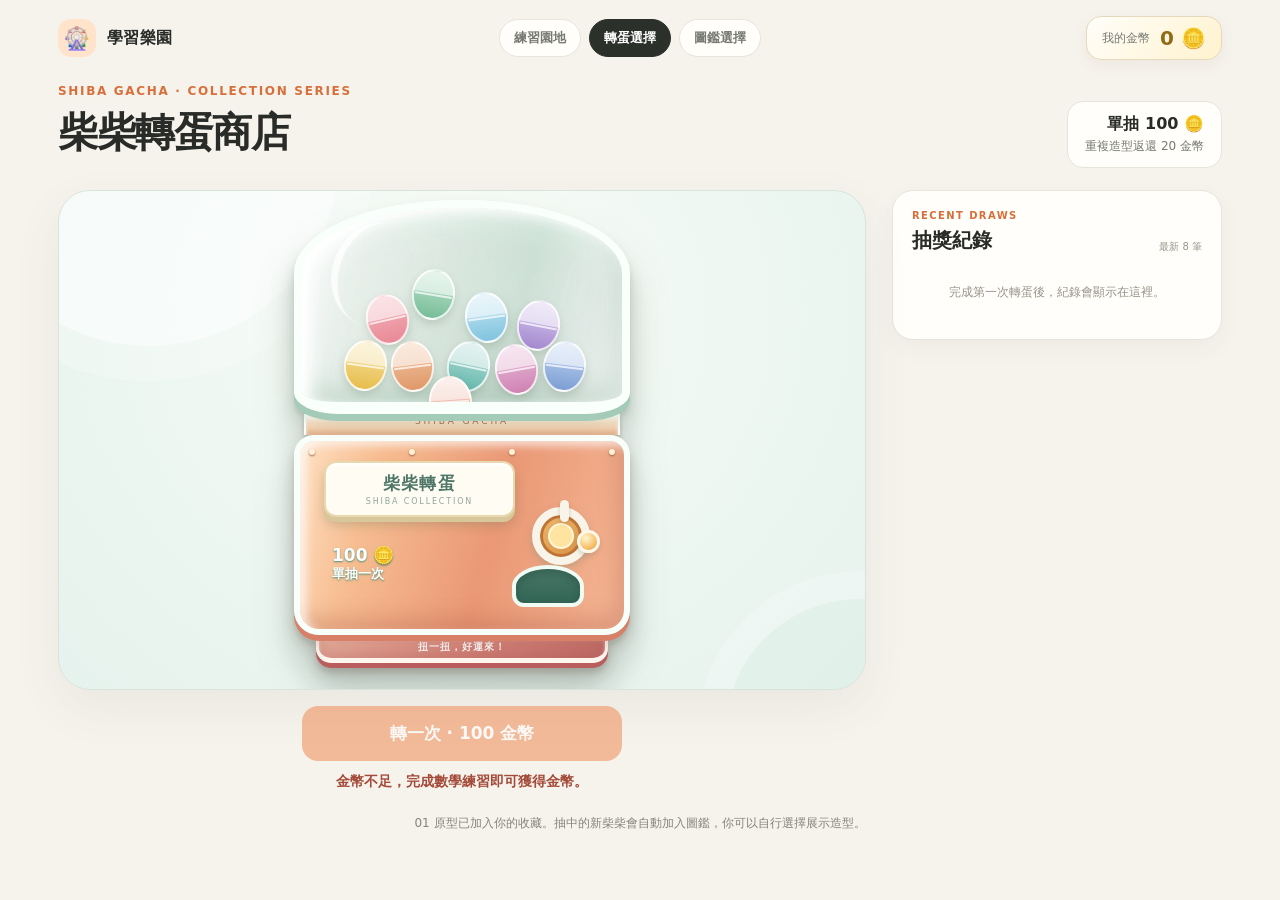
<file: shop.html>
<!doctype html>
<html lang="zh-Hant">
<head>
  <meta charset="utf-8">
  <meta name="viewport" content="width=device-width, initial-scale=1">
  <meta name="theme-color" content="#f6f3ed">
  <title>柴柴轉蛋商店</title>
  <style>
    :root{--ink:#282b27;--muted:#777a72;--paper:#f6f3ed;--card:#fffefa;--line:#e8e4da;--orange:#ef8c55;--orange-dark:#d86f3a;--sage:#7f9279;--shadow:0 16px 42px #41331a12}
    *{box-sizing:border-box}body{margin:0;background:var(--paper);color:var(--ink);font-family:ui-rounded,"Noto Sans TC","Microsoft JhengHei",system-ui,sans-serif}button{font:inherit;color:inherit;cursor:pointer}.shell{max-width:1160px;margin:auto;padding:26px 28px 56px}
    .topbar{display:flex;align-items:center;justify-content:space-between;margin-bottom:46px}.brand{display:flex;gap:11px;align-items:center;font-weight:800;letter-spacing:.03em}.brand-mark{width:38px;height:38px;border-radius:13px;background:#ffe3cb;display:grid;place-items:center;font-size:22px}.top-note{font-size:12px;color:var(--muted);padding:8px 12px;border:1px solid var(--line);border-radius:99px;background:#ffffff90}
    .hero{display:grid;grid-template-columns:1fr auto;gap:22px;align-items:end;margin-bottom:25px}.eyebrow{font-size:12px;font-weight:800;color:var(--orange-dark);letter-spacing:.14em;text-transform:uppercase;margin:0 0 10px}.hero h1{font-size:clamp(30px,5vw,48px);letter-spacing:-.04em;line-height:1.13;margin:0 0 12px}.hero p{color:var(--muted);margin:0;line-height:1.7}.progress-card{min-width:200px;padding:17px 19px;border-radius:18px;background:#fffefa;border:1px solid var(--line);box-shadow:var(--shadow)}.progress-line{display:flex;justify-content:space-between;align-items:baseline;margin-bottom:11px}.progress-line strong{font-size:24px}.progress-line span{color:var(--muted);font-size:12px}.track{height:8px;background:#eee9df;border-radius:99px;overflow:hidden}.track i{display:block;height:100%;background:linear-gradient(90deg,#f6a46d,#e97d4b);border-radius:99px;transition:width .25s}
    .display-panel{position:relative;display:flex;align-items:center;gap:30px;min-height:300px;margin:27px 0 38px;padding:28px 42px;border-radius:30px;overflow:hidden;background:linear-gradient(112deg,#f3ddc5,#f7e9d8 53%,#e9eee3);border:1px solid #eadbca;box-shadow:0 20px 48px #6d4c2518}.display-panel:after{content:"";position:absolute;width:330px;height:330px;border:1px solid #ffffff88;border-radius:50%;right:22%;top:-205px;box-shadow:0 0 0 35px #ffffff20,0 0 0 70px #ffffff20;pointer-events:none}.display-avatar{width:238px;height:238px;flex:none;border-radius:50%;background:#ffffffa8;display:grid;place-items:center;overflow:hidden;box-shadow:0 12px 35px #6b4b2518;border:1px solid #ffffffb0}.display-avatar img{width:100%;height:100%;object-fit:contain}.display-copy{z-index:1}.display-copy .eyebrow{margin-bottom:8px}.display-copy h2{font-size:clamp(27px,4vw,38px);margin:0 0 8px;letter-spacing:-.025em}.display-copy p{color:#6d7168;margin:0;font-size:15px}.display-actions{z-index:1;margin-left:auto}.soft-button{background:#fffefa;border:1px solid #e4dacb;padding:13px 18px;border-radius:14px;font-weight:800;font-size:14px;box-shadow:0 5px 14px #5c3f1d12;transition:transform .18s ease,box-shadow .18s ease,background .18s ease,border-color .18s ease,color .18s ease}.soft-button:hover{border-color:#e3a276;color:var(--orange-dark);background:#fff8f1;transform:translateY(-3px);box-shadow:0 11px 23px #9e5d3229}.soft-button:active{transform:translateY(0) scale(.97);box-shadow:0 3px 8px #9e5d3222}.soft-button:focus-visible{outline:3px solid #ef8c5570;outline-offset:3px}
    .toolbar{display:flex;align-items:center;gap:10px;margin:20px 0 17px}.filter{border:1px solid var(--line);background:#fffefa;color:var(--muted);border-radius:99px;padding:9px 15px;font-size:13px;font-weight:700}.filter.active{background:#2c302b;color:#fff;border-color:#2c302b}.toolbar-spacer{flex:1}.search{width:min(220px,42vw);border:1px solid var(--line);background:#fffefa;border-radius:12px;padding:10px 13px;outline:none}.search:focus{border-color:#e4a176;box-shadow:0 0 0 3px #f6a46d24}.reset{border:0;background:transparent;color:var(--muted);font-size:12px;text-decoration:underline;text-underline-offset:3px}
    .grid{display:grid;grid-template-columns:repeat(4,minmax(0,1fr));gap:16px}.card{position:relative;border:1px solid var(--line);border-radius:19px;background:var(--card);overflow:hidden;box-shadow:0 5px 16px #3d32140a;transition:transform .18s,box-shadow .18s;cursor:pointer}.card:not(.locked):hover{transform:translateY(-3px);box-shadow:var(--shadow)}.card.locked{cursor:default}.card-image{position:relative;aspect-ratio:1/1;background:#f1e8dc;display:grid;place-items:center}.card:nth-child(8n+2) .card-image{background:#e9eee6}.card:nth-child(8n+3) .card-image{background:#f3e8e9}.card:nth-child(8n+4) .card-image{background:#e7edf1}.card:nth-child(8n+5) .card-image{background:#f2eddd}.card:nth-child(8n+6) .card-image{background:#e9e6f0}.card:nth-child(8n+7) .card-image{background:#e4efec}.card:nth-child(8n+8) .card-image{background:#f3e7db}.card-image img{width:100%;height:100%;object-fit:contain;transition:transform .2s}.card:not(.locked):hover .card-image img{transform:scale(1.04)}.locked-art{width:74%;height:74%;min-width:100px;min-height:100px;max-width:190px;max-height:190px;display:grid;place-items:center;border-radius:38%;background:#ffffffa0;border:1px solid #ffffffdc;color:#8a8173;font-size:clamp(126px,16vw,170px);line-height:1;font-weight:800;box-shadow:0 12px 28px #55432a18}.locked-art span{transform:translateY(-3px)}.card-footer{display:flex;align-items:center;justify-content:space-between;padding:12px 13px}.card-title{font-weight:800;font-size:14px}.card-sub{font-size:11px;color:var(--muted);margin-top:3px}.status{font-size:11px;font-weight:800;color:var(--sage);background:#eaf0e7;border-radius:99px;padding:6px 8px;white-space:nowrap}.status.locked{background:#f1eee8;color:#928e84}.display-pin{position:absolute;top:10px;left:10px;border-radius:99px;padding:7px 10px;font-size:11px;font-weight:900;background:#ffe2cd;color:#a94e20;box-shadow:0 3px 12px #9d532744;border:1px solid #f4ad7e}.display-pin::before{content:"★ ";font-size:11px}.empty{grid-column:1/-1;padding:46px;text-align:center;color:var(--muted);background:#fffefa;border:1px dashed var(--line);border-radius:18px}
    .demo-footer{margin-top:24px;padding:13px 15px;background:#f0ece3;border-radius:13px;color:#77766f;font-size:12px;line-height:1.65}.demo-footer b{color:#67645b}.overlay{position:fixed;inset:0;z-index:5;display:none;align-items:center;justify-content:center;padding:22px;background:#1d201bb3;backdrop-filter:blur(5px)}.overlay.open{display:flex}.modal{position:relative;width:min(800px,100%);max-height:min(700px,94vh);overflow:auto;display:grid;grid-template-columns:1fr 1fr;background:#fffefa;border-radius:25px;box-shadow:0 30px 100px #0005}.modal-art{min-height:380px;background:#f1e8dc;display:grid;place-items:center}.modal-art img{width:100%;height:100%;max-height:520px;object-fit:contain}.modal-content{padding:40px 34px;display:flex;flex-direction:column;justify-content:center}.close{position:absolute;right:14px;top:14px;border:0;background:#f3f0e9;width:36px;height:36px;border-radius:50%;font-size:21px}.modal-content h2{margin:0 0 7px;font-size:30px}.modal-content p{color:var(--muted);line-height:1.7;font-size:14px}.modal-status{font-size:12px;color:var(--muted);margin:10px 0 22px}.modal-status.is-current{display:inline-flex;align-items:center;align-self:flex-start;margin:10px 0 22px;padding:9px 12px;border-radius:99px;background:#ffe2cd;color:#a94e20;font-size:13px;font-weight:900;box-shadow:inset 0 0 0 1px #f4ad7e}.modal-status.is-current::before{content:"★";margin-right:7px}.modal-actions{display:grid;gap:9px}.primary{background:var(--orange);color:white;border:0;border-radius:13px;padding:13px;font-weight:800}.primary:hover{background:var(--orange-dark)}.secondary{background:white;border:1px solid var(--line);border-radius:13px;padding:12px;font-weight:700}.modal-actions .secondary{transition:transform .18s ease,box-shadow .18s ease,background .18s ease,border-color .18s ease,color .18s ease}.modal-actions .secondary:not(:disabled):hover{background:#fff4e9;border-color:#e3a276;color:var(--orange-dark);transform:translateY(-2px);box-shadow:0 9px 20px #9e5d3224}.modal-actions .secondary:not(:disabled):active{transform:translateY(0) scale(.98);box-shadow:0 3px 8px #9e5d3220}.modal-actions .secondary:focus-visible{outline:3px solid #ef8c5570;outline-offset:3px}.modal-actions .secondary:disabled{background:#ffe2cd;border-color:#f4ad7e;color:#a94e20;font-weight:900;cursor:default;box-shadow:inset 0 0 0 1px #f4ad7e}.toast{position:fixed;bottom:20px;left:50%;transform:translate(-50%,15px);opacity:0;pointer-events:none;transition:.2s;background:#292e29;color:white;padding:10px 16px;border-radius:99px;font-size:13px;z-index:10}.toast.show{opacity:1;transform:translate(-50%,0)}
    @media(max-width:800px){.grid{grid-template-columns:repeat(3,minmax(0,1fr))}.hero{grid-template-columns:1fr}.progress-card{max-width:300px}.display-panel{min-height:260px;padding:24px 28px}.display-avatar{width:190px;height:190px}}
    @media(max-width:540px){.shell{padding:18px 15px 40px}.topbar{margin-bottom:32px}.top-note{font-size:10px}.hero h1{font-size:34px}.display-panel{padding:18px 16px 62px;gap:12px;min-height:215px;margin-top:20px}.display-avatar{width:145px;height:145px}.display-copy h2{font-size:20px}.display-copy p{font-size:11px}.display-actions{position:absolute;right:14px;bottom:13px}.display-actions .soft-button{padding:9px 12px;font-size:12px}.display-panel:after{right:-60px}.grid{grid-template-columns:repeat(2,minmax(0,1fr));gap:11px}.locked-art{min-width:78px;min-height:78px;font-size:clamp(112px,30vw,142px)}.card-footer{padding:10px}.card-title{font-size:13px}.toolbar{gap:6px;flex-wrap:wrap}.filter{padding:8px 11px}.toolbar-spacer{display:none}.search{margin-left:auto}.modal{grid-template-columns:1fr;max-width:430px}.modal-art{min-height:0;aspect-ratio:1.08}.modal-art img{max-height:330px}.modal-content{padding:22px 24px 25px}.modal-content h2{font-size:25px}}
    .card-sub{font-weight:750;letter-spacing:.02em}.card-sub.rarity-common{color:#7a7e85}.card-sub.rarity-rare{color:#47805e}.card-sub.rarity-epic{color:#8050a7}.card-sub.rarity-legendary{color:#a77a19}.modal-content h2.rarity-common{color:#7a7e85}.modal-content h2.rarity-rare{color:#47805e}.modal-content h2.rarity-epic{color:#8050a7}.modal-content h2.rarity-legendary{color:#a77a19}
    .shop{display:grid;grid-template-columns:minmax(0,1fr) auto;gap:24px;align-items:center;margin:25px 0 30px;padding:24px 28px;border:1px solid #eadbca;border-radius:24px;background:linear-gradient(115deg,#fff9f1,#f4eee4);box-shadow:var(--shadow)}.shop h2{margin:0 0 7px;font-size:25px}.shop p{margin:0;color:var(--muted);line-height:1.65}.shop-balance{text-align:right}.shop-balance strong{display:block;font-size:24px}.shop-actions{display:flex;gap:9px;justify-content:flex-end;margin-top:11px}.draw-result{display:none;align-items:center;gap:14px;margin-top:17px;padding:12px 14px;background:#ffffffb8;border:1px solid var(--line);border-radius:16px}.draw-result.show{display:flex;animation:reveal .48s cubic-bezier(.2,.8,.2,1) both}.draw-result img{width:76px;height:76px;object-fit:contain;border-radius:50%;background:#f1e8dc}.draw-result strong{display:block}.draw-result span{display:block;margin-top:4px;color:var(--muted);font-size:13px}.draw-result.rarity-rare{border-color:#8db89a}.draw-result.rarity-epic{border-color:#ba91d6}.draw-result.rarity-legendary{border-color:#d6b55b}.draw-result.gacha-spin{border-color:#ef8c55;background:#fff4e9}.draw-result.gacha-spin img{animation:capsule-shake .14s infinite alternate}.primary:disabled{opacity:.55;cursor:wait}.shop-error{color:#a63d2f!important;font-size:13px;margin-top:8px!important}@keyframes capsule-shake{from{transform:rotate(-8deg) translateX(-3px)}to{transform:rotate(8deg) translateX(3px)}}@keyframes reveal{from{opacity:0;transform:translateY(12px) scale(.97)}to{opacity:1;transform:none}}
    @media(max-width:540px){.shop{grid-template-columns:1fr;padding:20px}.shop-balance{text-align:left}.shop-actions{justify-content:flex-start}.draw-result img{width:62px;height:62px}}
    .page-nav{display:flex;align-items:center;gap:8px}.nav-link{display:inline-flex;padding:9px 14px;border:1px solid var(--line);border-radius:99px;background:#fffefa;color:var(--muted);font-size:13px;font-weight:800;text-decoration:none;white-space:nowrap}.nav-link:hover,.nav-link.active{background:#2c302b;color:white;border-color:#2c302b}
    @media(max-width:540px){.page-nav{gap:5px}.nav-link{padding:8px 10px;font-size:12px}}
  </style>
  <link rel="stylesheet" href="shop.css">
  <link rel="stylesheet" href="layout-alignment.css">
</head>
<body>
  <main class="shell shop-page">
    <header class="topbar shop-topbar"><a class="brand" href="index.html"><span class="brand-mark">🎡</span><span>學習樂園</span></a><nav class="page-nav" aria-label="主要導覽"><a class="nav-link" href="practice.html">練習園地</a><a class="nav-link active" href="gacha-menu.html" aria-current="page">轉蛋選擇</a><a class="nav-link" href="collection-menu.html">圖鑑選擇</a></nav><div class="coin-wallet" aria-live="polite"><span>我的金幣</span><strong><span id="coins">0</span> 🪙</strong><div id="testModeTools" hidden><b id="testModeBadge">測試模式</b> <button type="button" id="resetTestData">重設測試帳本</button></div></div></header>
    <section class="shop-intro"><div><p class="eyebrow">SHIBA GACHA · COLLECTION SERIES</p><h1>柴柴轉蛋商店</h1></div><div class="shop-price"><strong>單抽 100 🪙</strong><span>重複造型返還 20 金幣</span></div></section>
    <section class="gacha-layout" aria-label="柴柴轉蛋機">
      <div class="gacha-main">
        <div class="gacha-scene" id="gachaScene" data-phase="idle" data-rarity="common">
          <div class="legendary-backdrop" aria-hidden="true"></div>
          <div class="legendary-rainbow" aria-hidden="true"></div>
          <div class="gacha-machine" id="gachaMachine">
            <div class="machine-dome"><div class="dome-shine"></div><div class="dome-capsules" aria-hidden="true"><i class="pill p1"></i><i class="pill p2"></i><i class="pill p3"></i><i class="pill p4"></i><i class="pill p5"></i><i class="pill p6"></i><i class="pill p7"></i><i class="pill p8"></i><i class="pill p9"></i><i class="pill p10"></i></div></div>
            <div class="machine-neck"><span>SHIBA GACHA</span></div>
            <div class="machine-body"><div class="machine-nameplate"><span>柴柴轉蛋</span><small>SHIBA COLLECTION</small></div><div class="machine-price">100 <b>🪙</b><small>單抽一次</small></div><div class="machine-handle" aria-hidden="true"><span class="handle-ring"><i></i></span><span class="handle-knob"></span></div><div class="machine-outlet" id="machineOutlet"><span class="outlet-glow"></span><span class="outlet-door"></span></div><div class="machine-bolts"><i></i><i></i><i></i><i></i></div></div>
            <div class="machine-base"><span>扭一扭，好運來！</span></div>
          </div>
          <div class="capsule-journey" id="capsuleJourney" aria-hidden="true"><div class="capsule-shell rarity-common" id="capsuleShell"><i class="capsule-top"></i><i class="capsule-bottom"></i><span class="capsule-seam"></span><span class="capsule-spark"></span></div></div>
          <div class="scene-sparkles" aria-hidden="true"><i>✦</i><i>✧</i><i>★</i><i>✧</i><i>⋆</i><i>✦</i><i>✧</i><i>★</i><i>✦</i><i>⋆</i><i>✧</i><i>✦</i><i>★</i><i>✧</i></div>
          <section class="result-card result-overlay card" id="resultCard" aria-live="polite" hidden><button class="result-close" id="closeResult" type="button" aria-label="關閉抽獎結果">×</button><div class="result-message" id="resultMessage"></div><div class="card-image"><img id="resultImage" alt=""></div><div class="card-footer"><div><div class="card-title" id="resultName"></div><div class="card-sub" id="resultRarity"></div></div></div></section>
        </div>
        <div class="draw-controls"><button class="primary draw-button" id="drawButton">轉蛋 · 100 🪙</button><button class="skip-button" id="skipButton" hidden>跳過動畫</button><p class="insufficient" id="insufficient" hidden>金幣不足，完成數學練習即可獲得金幣。</p></div>
      </div>
      <aside class="gacha-side"><section class="info-card history-card"><div class="history-heading"><div><p class="eyebrow">RECENT DRAWS</p><h2>抽獎紀錄</h2></div><span class="history-count">最新 8 筆</span></div><ul class="history-list" id="historyList"></ul></section></aside>
    </section>
    <footer class="shop-footer">01 原型已加入你的收藏。抽中的新柴柴會自動加入圖鑑，你可以自行選擇展示造型。</footer>
  </main>
  <div class="toast" id="toast" role="status"></div>
  <script src="app-config.js"></script><script src="hidden-catalog.js"></script>
  <script src="rarity.js"></script>
  <script src="gacha-core.js"></script>
  <script src="app.js"></script>
</body>
</html>
</file>
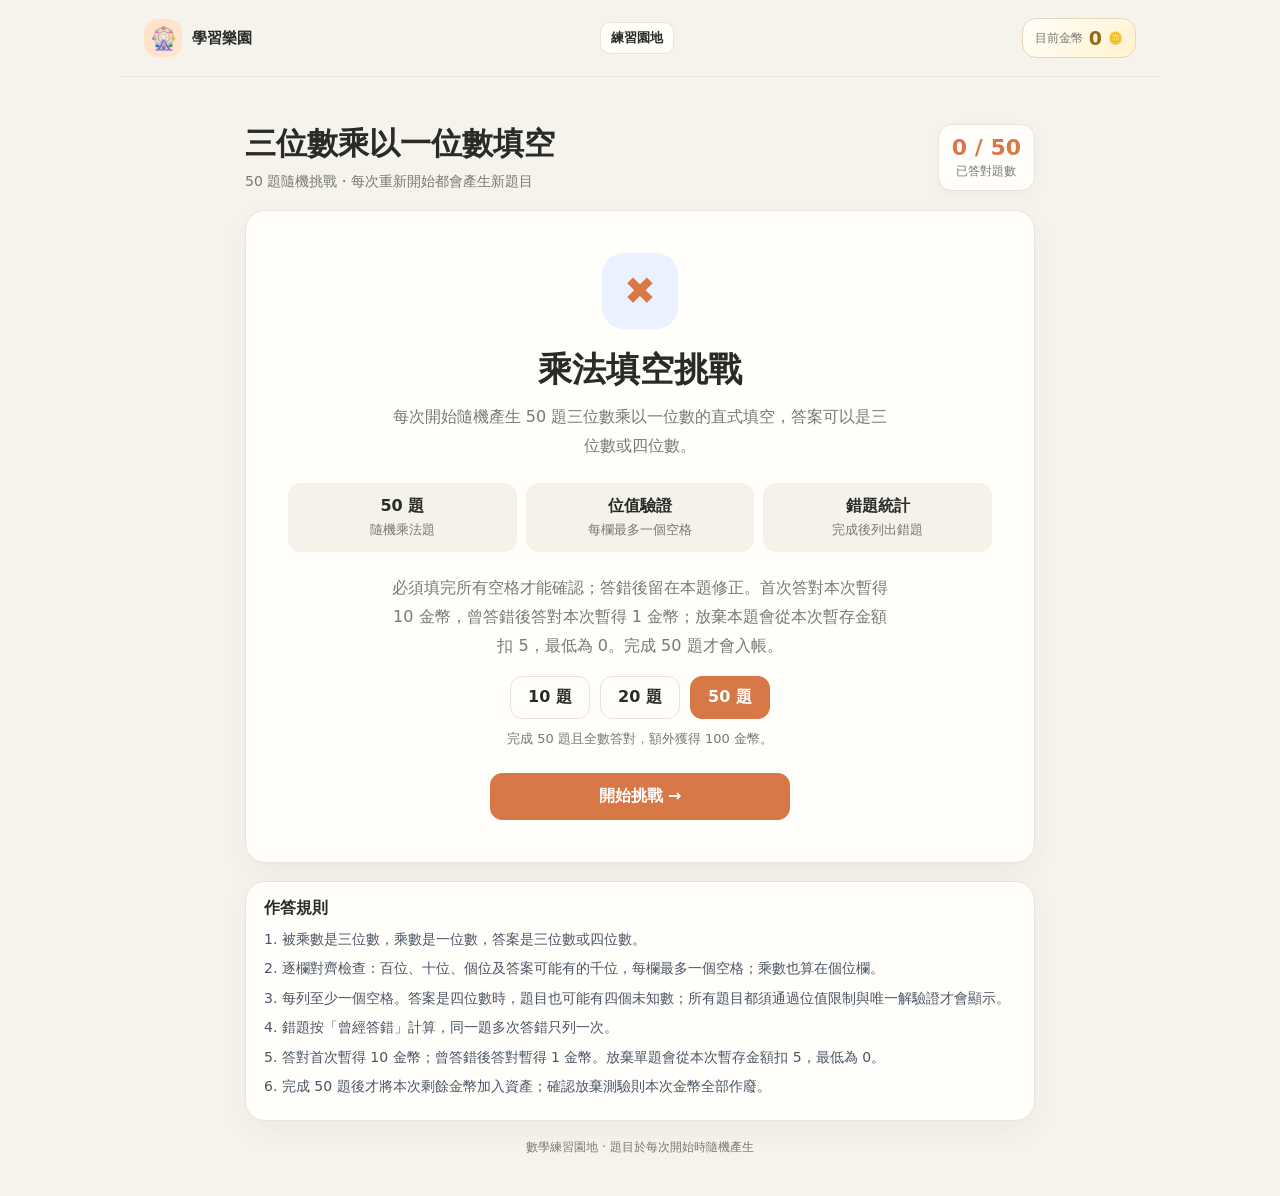
<file: three-digit-multiplication.html>
<!doctype html>
<html lang="zh-Hant">
<head>
<meta charset="utf-8">
<meta name="viewport" content="width=device-width, initial-scale=1">
<title>三位數乘以一位數填空挑戰</title>
<link rel="stylesheet" href="exercise-layout.css">
<link rel="stylesheet" href="practice-exercises.css">
</head>
<body>
<header class="site-header"><a class="site-brand" href="index.html"><span class="site-brand-mark" aria-hidden="true">🎡</span><span>學習樂園</span></a><div class="site-links"><a class="menu-button" href="practice.html">練習園地</a></div><div class="account-wallet" aria-live="polite"><span>目前金幣</span><strong id="coins">0</strong><span>🪙</span><span id="testModeTools" hidden><span class="test-badge">測試模式</span></span></div></header>
<main>
<header><div><h1>三位數乘以一位數填空</h1><div class="subtitle">50 題隨機挑戰・每次重新開始都會產生新題目</div></div><div class="score"><strong id="score">0 / 50</strong><span>已答對題數</span></div></header>
<section class="panel landing" id="startScreen">
 <div class="heroicon">✖</div><h2>乘法填空挑戰</h2>
 <p>每次開始隨機產生 50 題三位數乘以一位數的直式填空，答案可以是三位數或四位數。</p>
 <div class="featuregrid"><div class="feature"><strong>50 題</strong>隨機乘法題</div><div class="feature"><strong>位值驗證</strong>每欄最多一個空格</div><div class="feature"><strong>錯題統計</strong>完成後列出錯題</div></div>
 <p>必須填完所有空格才能確認；答錯後留在本題修正。首次答對本次暫得 10 金幣，曾答錯後答對本次暫得 1 金幣；放棄本題會從本次暫存金額扣 5，最低為 0。完成 50 題才會入帳。</p>
 <button id="startButton" class="primary" style="width:100%;max-width:300px;margin-top:10px">開始挑戰 →</button>
</section>
<div class="progress hidden" id="progressArea"><div class="bar" id="bar"></div></div>
<section class="panel hidden" id="quizCard">
 <div class="topline"><span class="pill">乘法</span><span class="qnum" id="qnum">第 1 / 50 題</span><button class="menu-button abandon-test" id="abandonQuiz">放棄測驗</button></div>
 <div class="timerline"><div class="timer-companion"><img id="practiceCompanion" alt="目前展示的夥伴"><span id="practiceCompanionName"></span></div><span>本題時間 <strong id="questionTimer">00:00</strong></span><span>總計 <strong id="totalTimer">00:00</strong></span><span>目前金幣 <strong id="pendingCoinDisplay">0</strong> 🪙</span></div>
 <div class="instruction">點選藍色虛線空格，填入一個數字</div>
 <div class="equation" id="equation"></div><div id="feedback" aria-live="polite"></div>
 <div class="actions"><button id="check" class="primary" disabled>確認答案</button><button id="next" disabled>下一題 →</button></div>
 <div class="secondary-actions"><button id="showAnswer">放棄本題（本次金幣 -5）</button><button id="clear">清除本題</button></div>
</section>
<section class="panel results" id="results">
 <h2>挑戰完成！</h2><p id="resultMessage"></p>
 <div class="summarygrid"><div class="metric"><strong id="finalCorrect">0 / 50</strong><span>答對題數</span></div><div class="metric"><strong id="finalWrong">0 題</strong><span>曾經答錯題數</span></div><div class="metric"><strong id="finalAbandoned">0 題</strong><span>放棄題數</span></div><div class="metric"><strong id="finalTime">00:00</strong><span>總作答時間</span></div></div>
 <div class="wronglist"><h3>錯題列表</h3><div id="wrongList"></div></div>
 <div class="actions"><button id="downloadCsv" class="primary">匯出作答紀錄 CSV</button><button id="restart">再挑戰一次 ↻</button></div>
</section>
<section class="panel tips" id="tips"><h2>作答規則</h2>
 <p>1. 被乘數是三位數，乘數是一位數，答案是三位數或四位數。</p>
 <p>2. 逐欄對齊檢查：百位、十位、個位及答案可能有的千位，每欄最多一個空格；乘數也算在個位欄。</p>
 <p>3. 每列至少一個空格。答案是四位數時，題目也可能有四個未知數；所有題目都須通過位值限制與唯一解驗證才會顯示。</p>
 <p>4. 錯題按「曾經答錯」計算，同一題多次答錯只列一次。</p>
 <p>5. 答對首次暫得 10 金幣；曾答錯後答對暫得 1 金幣。放棄單題會從本次暫存金額扣 5，最低為 0。</p><p>6. 完成 50 題後才將本次剩餘金幣加入資產；確認放棄測驗則本次金幣全部作廢。</p>
</section>
<dialog class="confirm-dialog" id="abandonDialog" aria-labelledby="abandonTitle"><form method="dialog"><span class="dialog-icon" aria-hidden="true">🎡</span><h2 id="abandonTitle">確定放棄本次測驗？</h2><p>目前累積的 <strong id="abandonCoinAmount">0</strong> 枚金幣將全部作廢，不會加入資產。已完成進度也會清除。</p><div class="dialog-actions"><button value="cancel">繼續作答</button><button class="primary danger-button" id="confirmAbandon" value="confirm">放棄測驗</button></div></form></dialog>
<dialog class="confirm-dialog" id="abandonQuestionDialog" aria-labelledby="abandonQuestionTitle"><form method="dialog"><span class="dialog-icon" aria-hidden="true">🪙</span><h2 id="abandonQuestionTitle">確定放棄本題？</h2><p>本次測驗暫存金額將扣除 5 枚（最低為 0），並顯示正確答案。</p><div class="dialog-actions"><button value="cancel">繼續作答</button><button class="primary danger-button" id="confirmAbandonQuestion" value="confirm">確認放棄本題</button></div></form></dialog>
<div class="footer">數學練習園地 · 題目於每次開始時隨機產生</div>
</main>
<script src="app-config.js"></script><script src="hidden-catalog.js"></script><script src="rarity.js"></script><script src="gacha-core.js"></script><script src="app.js"></script>
<script>
"use strict";
let TOTAL=50; const $=id=>document.getElementById(id),GAME=window.SHIBA_GAME,PRACTICE_ID="three-digit-multiplication";
let questions=[],current=0,totalSeconds=0,questionSeconds=0,timerHandle=null,started=false,finished=false,correctCount=0,challengeId=null,pendingCoins=0,settled=false;function updateQuestionCount(){const count=TOTAL;const subtitle=document.querySelector('main>header .subtitle');if(subtitle)subtitle.textContent=`${count} 題隨機挑戰・每次重新開始都會產生新題目`;const paras=$('startScreen').querySelectorAll('p');if(paras[0])paras[0].textContent=`每次開始隨機產生 ${count} 題三位數乘以一位數的直式填空，答案可以是三位數或四位數。`;if(paras[1])paras[1].textContent=paras[1].textContent.replace(/完成 \d+ 題才會入帳。/,`完成 ${count} 題才會入帳。`);const feature=$('startScreen').querySelector('.landing-item strong,.feature strong');if(feature)feature.textContent=`${count} 題`;const completion=[...$('tips').querySelectorAll('p')].find(p=>p.textContent.includes('本次剩餘金幣'));if(completion)completion.textContent=completion.textContent.replace(/完成 \d+ 題後/,`完成 ${count} 題後`);$('score').textContent=`${correctCount} / ${count}`;$('finalCorrect').textContent=`0 / ${count}`;document.querySelectorAll('[data-question-count]').forEach(b=>{const active=Number(b.dataset.questionCount)===count;b.classList.toggle('selected',active);b.setAttribute('aria-pressed',String(active))});const note=$('bonusNote');if(note)note.textContent=count===50?'完成 50 題且全數答對，額外獲得 100 金幣。':'此題數不適用 50 題全對獎勵。'}
function initQuestionSelector(){const box=document.createElement('div');box.className='question-count-selector';box.setAttribute('role','group');box.setAttribute('aria-label','選擇題數');box.style.cssText='display:flex;justify-content:center;gap:10px;margin:16px auto 6px';[10,20,50].forEach(n=>{const b=document.createElement('button');b.type='button';b.textContent=`${n} 題`;b.dataset.questionCount=String(n);b.style.cssText='min-width:80px;padding:10px 16px';b.addEventListener('click',()=>{if(started)return;TOTAL=n;updateQuestionCount()});box.appendChild(b)});const start=$('startButton');start.parentNode.insertBefore(box,start);const note=document.createElement('p');note.id='bonusNote';note.style.cssText='margin:8px auto 12px;color:var(--muted);font-size:13px';box.parentNode.insertBefore(note,start);const style=document.createElement('style');style.textContent='.question-count-selector button.selected{background:var(--blue);border-color:var(--blue);color:#fff}@media(max-width:430px){.question-count-selector{gap:7px}.question-count-selector button{min-width:72px;padding:9px 12px}}';document.head.appendChild(style);updateQuestionCount()}
function saveProgress(){if(!challengeId)return {ok:false,reason:"no-session"};return GAME.savePracticeProgress(PRACTICE_ID,{version:3,totalQuestions:TOTAL,challengeId,questions,current,totalSeconds,questionSeconds,started,finished,correctCount,pendingCoins,settled})}
function newChallengeId(){return `three-digit-${Date.now()}-${Math.random().toString(36).slice(2,10)}`}
function randInt(min,max){return Math.floor(Math.random()*(max-min+1))+min}
function digits(n){return String(n).split("").map(Number)}
function formatTime(s){return `${String(Math.floor(s/60)).padStart(2,"0")}:${String(s%60).padStart(2,"0")}`}
function renderCompanion(){const companion=GAME.getDisplayCharacter();$("practiceCompanion").src=companion.image;$("practiceCompanion").alt=`目前展示的${companion.seriesName}：${companion.name}`;const name=$("practiceCompanionName");name.textContent=companion.name;name.className=`rarity-label rarity-${companion.rarity}`}
function renderPendingCoins(){$("pendingCoinDisplay").textContent=pendingCoins.toLocaleString("zh-Hant")}
function completionBonus(){return TOTAL===50&&correctCount===50?100:0}
function columnsFor(rows){
  // rows are left-padded only for layout; arithmetic positions are right-aligned.
  const width=Math.max(4,...rows.map(r=>r.length));
  return rows.map(r=>Array(width-r.length).fill(null).concat(r));
}
function validMask(rows,mask){
  const width=rows[2].length; // answer length is 3 or 4
  const allRows=rows.map(r=>r.slice());
  const maxWidth=Math.max(4,...rows.map(r=>r.length));
  const padded=allRows.map(r=>Array(maxWidth-r.length).fill(null).concat(r));
  const paddedMask=mask.map((r,i)=>Array(maxWidth-r.length).fill(false).concat(r));
  // Any column can have at most one blank among the three displayed rows.
  for(let c=0;c<maxWidth;c++){
    let blanks=0;
    for(let r=0;r<3;r++)if(paddedMask[r][c])blanks++;
    if(blanks>1)return false;
  }
  // Every displayed row must contain at least one blank.
  if(paddedMask.some(r=>!r.some(Boolean)))return false;
  // A hundreds digit may be blank in either the multiplicand or the product.
  // The unique-solution arithmetic validation below rejects leading zeroes.
  // If the multiplier is blank, it's the only blank in the units column.
  return true;
}
function candidateMask(rows){
  const maxWidth=Math.max(4,...rows.map(r=>r.length));
  const padded=rows.map(r=>Array(maxWidth-r.length).fill(null).concat(r));

  // For a four-digit product, sometimes create four blanks:
  // one in the multiplicand, one in the multiplier's units column,
  // and two in the product (including its thousands digit).
  // The two product blanks must occupy different columns from the multiplicand blank.
  if(rows[2].length===4 && Math.random()<0.5){
    const mask=padded.map(r=>r.map(()=>false));
    const multiplicandCol=Math.random()<0.5?1:2; // hundreds or tens; not units
    const productExtraCol=multiplicandCol===1?2:1;
    mask[0][multiplicandCol]=true;
    mask[1][maxWidth-1]=true;
    mask[2][0]=true; // thousands digit
    mask[2][productExtraCol]=true;
    const trimmed=mask.map((r,i)=>r.slice(maxWidth-rows[i].length));
    if(validMask(rows,trimmed))return trimmed;
  }

  // Otherwise create three blanks, one in each row, in distinct columns.
  for(let attempt=0;attempt<200;attempt++){
    const cols=[...Array(maxWidth).keys()];
    const chosen=cols.sort(()=>Math.random()-.5).slice(0,3);
    if(chosen.length<3)continue;
    const assignment=[0,1,2];
    assignment.sort(()=>Math.random()-.5);
    const mask=padded.map(r=>r.map(()=>false));
    let ok=true;
    for(let i=0;i<3;i++){
      const row=assignment[i],col=chosen[i];
      if(padded[row][col]===null){ok=false;break}
      if(row===1 && col!==maxWidth-1){ok=false;break}
      if(row===2 && padded[row][col]===null){ok=false;break}
      mask[row][col]=true;
    }
    if(!ok)continue;
    const trimmed=mask.map((r,i)=>r.slice(maxWidth-rows[i].length));
    if(validMask(rows,trimmed))return trimmed;
  }
  return null;
}
function countSolutions(rows,mask){
  // Exact brute-force enumeration of the hidden digits. Each blank is a decimal digit.
  const cells=[];
  rows.forEach((r,ri)=>r.forEach((d,ci)=>{if(mask[ri][ci])cells.push([ri,ci])}));
  if(cells.length===0||cells.length>4)return 0;
  const vals=rows.map(r=>r.slice());let solutions=0;
  function visit(i){
    if(solutions>1)return;
    if(i===cells.length){
      const a=Number(vals[0].join("")),b=Number(vals[1].join("")),c=Number(vals[2].join(""));
      if(a>=100&&a<=999&&b>=1&&b<=9&&a*b===c&&c>=100&&c<=9999)solutions++;
      return;
    }
    const [ri,ci]=cells[i];
    for(let d=0;d<=9;d++){
      if(ci===0&&(ri===0||ri===2)&&d===0)continue;
      vals[ri][ci]=d;visit(i+1);
      if(solutions>1)return;
    }
    vals[ri][ci]=rows[ri][ci];
  }
  visit(0);return solutions;
}
function generateQuestion(){
  for(let tries=0;tries<20000;tries++){
    const a=randInt(100,999),b=randInt(1,9),c=a*b;
    if(c<100||c>9999)continue;
    const rows=[digits(a),digits(b),digits(c)];
    const mask=candidateMask(rows);
    if(!mask)continue;
    if(!validMask(rows,mask))continue;
    if(countSolutions(rows,mask)!==1)continue;
    return {a,b,c,rows,mask,wrongEver:false,abandoned:false,solved:false,revealed:false,seconds:0};
  }
  // The generator should rarely reach this; a fixed verified pattern is used as a safe fallback.
  const a=123,b=4,c=492,rows=[digits(a),digits(b),digits(c)],mask=[[false,true,false],[true],[false,false,true]];
  return {a,b,c,rows,mask,wrongEver:false,abandoned:false,solved:false,revealed:false,seconds:0};
}
function generateSet(){
  const set=[],seen=new Set();let guard=0;
  while(set.length<TOTAL&&guard<100000){
    guard++;const q=generateQuestion();
    const key=`${q.a}x${q.b}:${q.mask.map(r=>r.map(Number).join("")).join("/")}`;
    if(!seen.has(key)){seen.add(key);set.push(q)}
  }
  while(set.length<TOTAL)set.push(generateQuestion());
  return set;
}
function renderQuestion(){
  $("next").textContent=current===TOTAL-1?"完成挑戰 ✓":"下一題 →";
  const q=questions[current];$("score").textContent=`${correctCount} / ${TOTAL}`;$("qnum").textContent=`第 ${current+1} / ${TOTAL} 題`;
  $("bar").style.width=`${current/TOTAL*100}%`;$("questionTimer").textContent=formatTime(questionSeconds);$("feedback").innerHTML="";
  $("check").disabled=true;$("next").disabled=true;$("showAnswer").disabled=false;$("equation").innerHTML="";
  const maxWidth=Math.max(4,...q.rows.map(r=>r.length));
  q.rows.forEach((rowData,ri)=>{
    const row=document.createElement("div");row.className="mathrow";
    const sign=document.createElement("div");sign.className="sign";sign.textContent=ri===1?"×":"";row.appendChild(sign);
    const pad=maxWidth-rowData.length;
    for(let col=0;col<maxWidth;col++){
      if(col<pad){const spacer=document.createElement("div");spacer.style.height="53px";row.appendChild(spacer);continue}
      const ci=col-pad,digit=rowData[ci],input=document.createElement("input");
      input.className="digit";input.inputMode="numeric";input.autocomplete="off";input.maxLength=1;
      input.setAttribute("aria-label",`${["被乘數","乘數","答案"][ri]}第${rowData.length-ci}位`);
      if(q.mask[ri][ci]){
        input.classList.add("blank");input.type="text";input.dataset.row=ri;input.dataset.col=ci;input.dataset.place=String(maxWidth-1-col);
        input.value=q.answers?.[ri]?.[ci]||"";
        input.addEventListener("input",()=>{
          input.value=input.value.replace(/[^0-9]/g,"").slice(-1);
          if(!q.answers)q.answers=q.rows.map(r=>r.map(()=> ""));
          q.answers[ri][ci]=input.value;$("feedback").innerHTML="";updateCheckButton();saveProgress();
        });
      }else{input.classList.add("fixed");input.value=digit;input.disabled=true;input.tabIndex=-1}
      row.appendChild(input);
    }
    $("equation").appendChild(row);
    if(ri===1){const rule=document.createElement("hr");rule.className="rule";$("equation").appendChild(rule)}
  });
  updateCheckButton();
  wireAnswerFocus();
  if(q.solved||q.abandoned){
    [...$("equation").querySelectorAll("input.blank")].forEach(input=>input.disabled=true);
    $("next").disabled=false;$("check").disabled=true;$("showAnswer").disabled=true;
    $("feedback").innerHTML=q.abandoned?'<div class="feedback bad">本題已放棄，答案已顯示。</div>':`<div class="feedback good">答對了！獲得 ${q.rewardAmount||0} 金幣，${current===TOTAL-1?"完成挑戰吧。":"繼續下一題吧。"}</div>`;
  }
}
function wireAnswerFocus(){
  const blanks=[...$("equation").querySelectorAll("input.blank")].sort((a,b)=>Number(a.dataset.place)-Number(b.dataset.place)||Number(a.dataset.row)-Number(b.dataset.row));
  blanks.forEach((input,index)=>input.addEventListener("input",()=>{const next=blanks.slice(index+1).find(field=>!field.value);if(input.value)next?.focus()}));
  if(!questions[current].solved&&!questions[current].abandoned)(blanks.find(input=>!input.value)||blanks[0])?.focus();
}
function focusFirstAnswerBlank(){
  const first=[...$("equation").querySelectorAll("input.blank")].sort((a,b)=>Number(a.dataset.place)-Number(b.dataset.place)||Number(a.dataset.row)-Number(b.dataset.row))[0];
  first?.focus();
}
function updateCheckButton(){
  const blanks=[...$("equation").querySelectorAll("input.blank")];
  $("check").disabled=blanks.some(i=>!i.value.trim())||questions[current].solved;
}
function checkAnswer(){
  if($("check").disabled)return;
  const q=questions[current],blanks=[...$("equation").querySelectorAll("input.blank")];
  const wrong=blanks.filter(i=>Number(i.value)!==q.rows[Number(i.dataset.row)][Number(i.dataset.col)]);
  if(wrong.length){
    q.wrongEver=true;saveProgress();$("feedback").innerHTML='<div class="feedback bad">答案還不正確，請修正後再次按「確認答案」。</div>';
    $("check").disabled=true;wrong[0].focus();wrong[0].select();return;
  }
  const reward=q.wrongEver?1:10;
  if(!q.solved){q.solved=true;q.rewardAmount=reward;pendingCoins+=reward;correctCount++}saveProgress();renderPendingCoins();$("score").textContent=`${correctCount} / ${TOTAL}`;
  $("feedback").innerHTML=`<div class="feedback good">答對了！本次測驗暫得 ${reward} 金幣，完成 ${TOTAL} 題後結算。</div>`;
  $("check").disabled=true;$("next").disabled=false;$("showAnswer").disabled=true;blanks.forEach(i=>i.disabled=true);
}
function nextQuestion(){
  if(!questions[current].solved&&!questions[current].revealed)return;questions[current].seconds=questionSeconds;
  if(current===TOTAL-1){finishQuiz();return}current++;questionSeconds=0;renderQuestion();saveProgress();
}
function tick(){if(!started||finished)return;totalSeconds++;questionSeconds++;$("totalTimer").textContent=formatTime(totalSeconds);$("questionTimer").textContent=formatTime(questionSeconds);renderPendingCoins();saveProgress()}
function startQuiz(){
  if(timerHandle)clearInterval(timerHandle);
  challengeId=newChallengeId();questions=generateSet();current=0;totalSeconds=0;questionSeconds=0;correctCount=0;pendingCoins=0;settled=false;started=true;finished=false;saveProgress();renderPendingCoins();
  $("startScreen").classList.add("hidden");$("results").style.display="none";$("quizCard").classList.remove("hidden");$("progressArea").classList.remove("hidden");$("tips").classList.add("hidden");
  $("totalTimer").textContent="00:00";renderQuestion();timerHandle=setInterval(tick,1000);
}
function finishQuiz(){
  const bonus=completionBonus(),totalAward=pendingCoins+bonus;
  questions[current].seconds=questionSeconds;
  if(!settled){if(totalAward>0){const award=GAME.awardCoins(totalAward,"數學練習完成結算",`${challengeId}:completion`);if(!award.ok){$("feedback").innerHTML='<div class="feedback bad">金幣結算暫時失敗，請勿關閉頁面，稍後重試。</div>';return}}settled=true}
  finished=true;started=false;if(timerHandle)clearInterval(timerHandle);saveProgress();
  const wrong=questions.map((q,i)=>({...q,index:i+1})).filter(q=>q.wrongEver);
  const abandoned=questions.filter(q=>q.abandoned).length;
  $("quizCard").classList.add("hidden");$("progressArea").classList.add("hidden");$("results").style.display="block";
  $("finalCorrect").textContent=`${correctCount} / ${TOTAL}`;$("finalWrong").textContent=`${wrong.length} 題`;$("finalTime").textContent=formatTime(totalSeconds);
  $("finalAbandoned").textContent=`${abandoned} 題`;
  $("resultMessage").textContent=`你完成了 ${TOTAL} 題，其中 ${wrong.length} 題曾經答錯、${abandoned} 題放棄。本次獲得 ${pendingCoins} 金幣${bonus?`，全對額外獎勵 ${bonus} 金幣`:""}，總入帳 ${totalAward} 金幣。`;
  const list=$("wrongList");list.innerHTML="";
  if(!wrong.length){list.innerHTML=abandoned===TOTAL?`<div class="emptywrong neutral">本次 ${TOTAL} 題皆已放棄，沒有作答紀錄。</div>`:'<div class="emptywrong">本次沒有答錯的題目。</div>'}
  else{
    const ol=document.createElement("ol");
    wrong.forEach(q=>{
      const li=document.createElement("li");
      li.textContent=`第 ${q.index} 題：${q.a} × ${q.b} = ${q.c}`;
      ol.appendChild(li);
    });
    list.appendChild(ol);
  }
  $("tips").classList.remove("hidden");
}
function downloadCsv(){
  const rows=[["題號","被乘數","乘數","正確答案","作答時間（秒）","是否曾經答錯","是否放棄","最後是否答對","獲得金幣"]];
  questions.forEach((q,i)=>rows.push([i+1,q.a,q.b,q.c,q.seconds,q.wrongEver?"是":"否",q.abandoned?"是":"否",q.solved?"是":"否",q.rewardAmount||0]));
  rows.push([],["總題數",TOTAL],["全對額外獎勵",completionBonus()],["本次總入帳",pendingCoins+completionBonus()],["答對題數",correctCount],["曾經答錯題數",questions.filter(q=>q.wrongEver).length],["放棄題數",questions.filter(q=>q.abandoned).length],["總作答秒數",totalSeconds]);
  const csv="\ufeff"+rows.map(row=>row.map(v=>`"${String(v??"").replace(/"/g,'""')}"`).join(",")).join("\r\n");
  const blob=new Blob([csv],{type:"text/csv;charset=utf-8;"}),url=URL.createObjectURL(blob),a=document.createElement("a");
  a.href=url;a.download="三位數乘法作答紀錄.csv";a.click();URL.revokeObjectURL(url);
}
$("startButton").addEventListener("click",startQuiz);$("check").addEventListener("click",checkAnswer);$("next").addEventListener("click",nextQuestion);
$("clear").addEventListener("click",()=>{
  const q=questions[current];q.answers=q.rows.map(r=>r.map(()=> ""));
  [...$("equation").querySelectorAll("input.blank")].forEach(i=>i.value="");$("feedback").innerHTML="";
  updateCheckButton();saveProgress();focusFirstAnswerBlank();
});
$("showAnswer").addEventListener("click",()=>{
  const q=questions[current];
  if(!q||q.solved||q.revealed)return;
  $("abandonQuestionDialog").showModal();
});
$("confirmAbandonQuestion").addEventListener("click",event=>{event.preventDefault();$("abandonQuestionDialog").close();
  const q=questions[current];if(!q||q.solved||q.revealed)return;
  pendingCoins=Math.max(0,pendingCoins-5);q.revealed=true;q.abandoned=true;saveProgress();renderPendingCoins();
  $("feedback").innerHTML=`<div class="feedback bad">本題已放棄；本次暫得金幣減至 ${pendingCoins} 枚。答案：${q.a} × ${q.b} = ${q.c}。</div>`;
  $("check").disabled=true;
  $("next").disabled=false;
  [...$("equation").querySelectorAll("input.blank")].forEach(i=>i.disabled=true);
  $("showAnswer").disabled=true;
});
$("abandonQuiz").addEventListener("click",()=>{if(!challengeId||!started)return;$("abandonCoinAmount").textContent=String(pendingCoins);$("abandonDialog").showModal()});
$("confirmAbandon").addEventListener("click",event=>{event.preventDefault();if(timerHandle)clearInterval(timerHandle);GAME.clearPracticeProgress(PRACTICE_ID);$("abandonDialog").close();challengeId=null;questions=[];current=0;pendingCoins=0;settled=false;started=false;finished=false;correctCount=0;$("quizCard").classList.add("hidden");$("progressArea").classList.add("hidden");$("startScreen").classList.remove("hidden");$("tips").classList.remove("hidden");$("score").textContent=`0 / ${TOTAL}`;renderPendingCoins();$("totalTimer").textContent="00:00";$("questionTimer").textContent="00:00"});
$("restart").addEventListener("click",()=>{GAME.clearPracticeProgress(PRACTICE_ID);challengeId=null;questions=[];started=false;finished=false;$("startScreen").classList.remove("hidden");$("results").style.display="none";$("tips").classList.remove("hidden");$("score").textContent=`0 / ${TOTAL}`});
$("downloadCsv").addEventListener("click",downloadCsv);
function restoreProgress(){
  const saved=GAME.getPracticeProgress(PRACTICE_ID);
  if(!saved||![1,2,3].includes(saved.version)||!Array.isArray(saved.questions))return;const savedTotal=saved.version===3?saved.totalQuestions:50;if(![10,20,50].includes(savedTotal)||saved.questions.length!==savedTotal||!Number.isInteger(saved.current)||saved.current<0||saved.current>=savedTotal)return;TOTAL=savedTotal;updateQuestionCount();
  challengeId=saved.challengeId;questions=saved.questions;current=saved.current;totalSeconds=saved.totalSeconds||0;questionSeconds=saved.questionSeconds||0;correctCount=saved.correctCount||0;started=Boolean(saved.started);finished=Boolean(saved.finished);
  pendingCoins=saved.pendingCoins||0;settled=Boolean(saved.settled);renderPendingCoins();
  if(finished){GAME.clearPracticeProgress(PRACTICE_ID);return}
  if(!started)return;
  $("startScreen").classList.add("hidden");$("results").style.display="none";$("quizCard").classList.remove("hidden");$("progressArea").classList.remove("hidden");$("tips").classList.add("hidden");
  $("totalTimer").textContent=formatTime(totalSeconds);renderQuestion();timerHandle=setInterval(tick,1000);
}
initQuestionSelector();restoreProgress();
renderCompanion();
window.addEventListener("storage",event=>{if(event.key?.includes("stage3"))renderCompanion()});
</script>
</body>
</html>
</file>
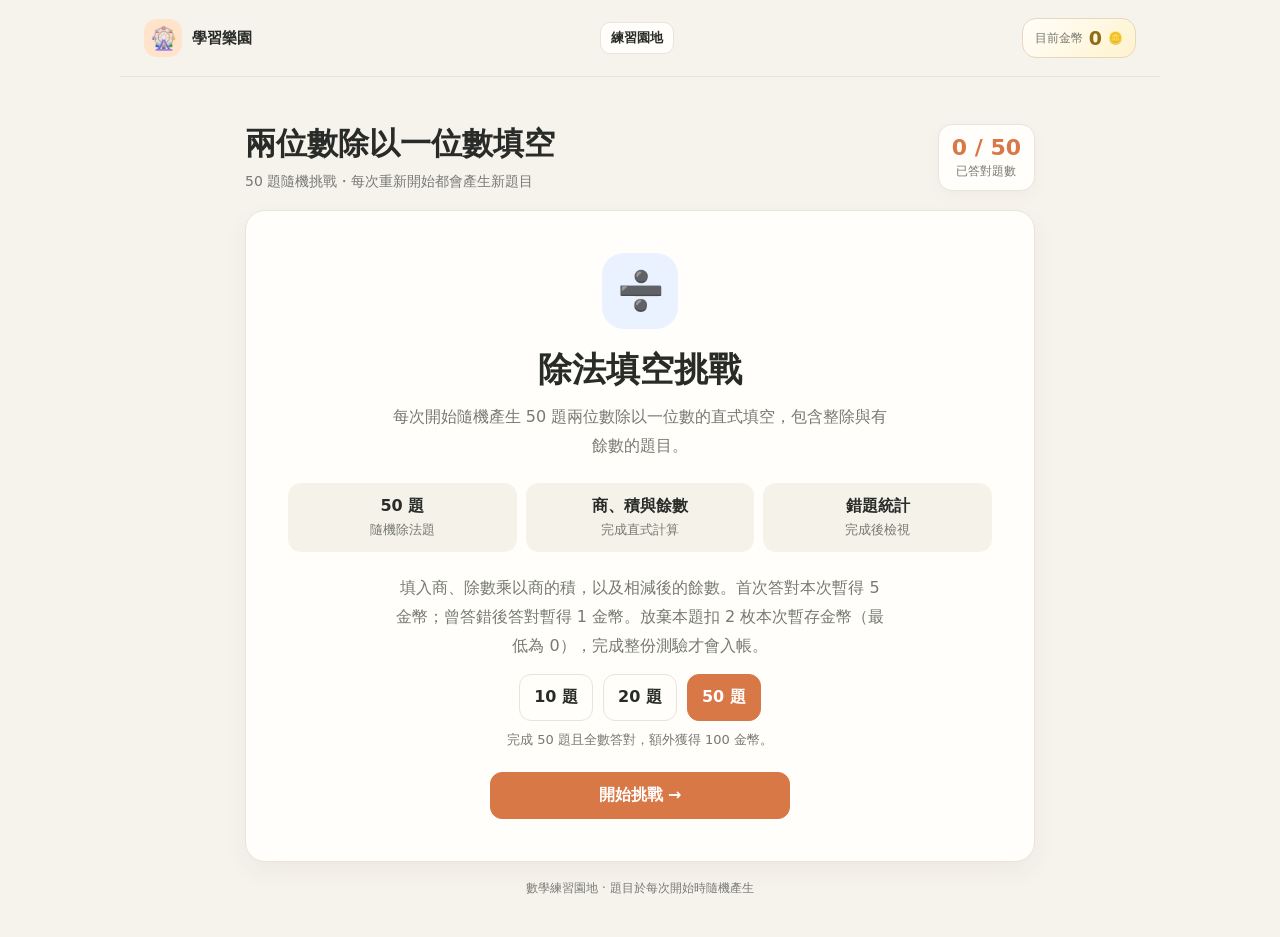
<file: two-digit-division.html>
<!doctype html>
<html lang="zh-Hant">
<head>
<meta charset="utf-8">
<meta name="viewport" content="width=device-width, initial-scale=1">
<title>兩位數除以一位數填空</title>
<link rel="stylesheet" href="exercise-layout.css">
<link rel="stylesheet" href="practice-exercises.css">
<style>
.question-count-selector{display:flex;justify-content:center;gap:10px;margin:14px auto 4px}.question-count-selector .selected{background:var(--blue);border-color:var(--blue);color:#fff}.bonus-note{margin:7px auto 10px!important;font-size:13px!important;color:var(--muted)}
.division-wrap{width:min(100%,390px);margin:22px auto 28px;padding:22px 18px;border-radius:16px;background:#f5f2ea}
.long-division{width:max-content;max-width:100%;margin:auto}
.division-body{display:flex;align-items:flex-start;gap:10px}
.divisor{width:38px;height:53px;margin-top:70px;display:grid;place-items:center;font-size:25px;font-weight:650;color:#555a52}
.division-column{display:flex;flex-direction:column;gap:0}
.quotient-row{height:62px;display:flex;justify-content:flex-end;align-items:flex-end;gap:8px;padding:0 8px 7px 0}
.quotient-row .digit{width:52px}
.division-bracket{position:relative;padding:8px 8px 6px 22px;color:var(--ink)}
.division-bracket::before{content:"";position:absolute;top:0;left:0;right:0;border-top:3px solid currentColor}
.division-hook{position:absolute;left:0;top:0;width:20px;height:60px;overflow:visible;pointer-events:none}
.division-hook path{fill:none;stroke:currentColor;stroke-width:3;stroke-linecap:round;stroke-linejoin:round}
.dividend-row{display:flex;align-items:center;gap:8px}
.dividend-row .digit{width:52px;height:53px}
.product-row,.remainder-row{display:grid;grid-template-columns:repeat(2,52px);gap:8px;justify-content:end;padding-right:8px}
.product-row{margin-top:7px}
.product-row .digit,.remainder-row .digit{width:52px;height:53px}
.division-rule{border:0;border-top:3px solid var(--ink);margin:9px 8px 7px 0}
.remainder-row{margin-top:0}
@media(max-width:430px){.question-count-selector{gap:7px}.question-count-selector button{min-width:72px;padding:9px 12px}.division-wrap{padding:19px 10px}.division-body{gap:7px}.divisor{width:30px;height:48px;margin-top:64px;font-size:22px}.quotient-row{height:57px;gap:6px;padding-right:6px}.quotient-row .digit,.dividend-row .digit,.product-row .digit,.remainder-row .digit{width:clamp(39px,13vw,50px);height:48px;font-size:22px}.division-bracket{padding:7px 6px 5px 19px}.division-hook{width:18px;height:56px}.division-hook path{transform:scale(.9,.93);transform-origin:top left}.dividend-row{gap:6px}.product-row,.remainder-row{grid-template-columns:repeat(2,clamp(39px,13vw,50px));gap:6px;padding-right:6px}.division-rule{margin-right:6px}}
</style>
</head>
<body>
<header class="site-header"><a class="site-brand" href="index.html"><span class="site-brand-mark" aria-hidden="true">🎡</span><span>學習樂園</span></a><div class="site-links"><a class="menu-button" href="practice.html">練習園地</a></div><div class="account-wallet" aria-live="polite"><span>目前金幣</span><strong id="coins">0</strong><span>🪙</span><span id="testModeTools" hidden><span class="test-badge">測試模式</span></span></div></header>
<main>
<header><div><h1>兩位數除以一位數填空</h1><div class="subtitle" id="subtitle">50 題隨機挑戰・每次重新開始都會產生新題目</div></div><div class="score"><strong id="score">0 / 50</strong><span>已答對題數</span></div></header>
<section class="panel landing" id="startScreen"><div class="heroicon">➗</div><h2>除法填空挑戰</h2><p id="startDescription">每次開始隨機產生 50 題兩位數除以一位數的直式填空，包含整除與有餘數的題目。</p><div class="featuregrid"><div class="feature"><strong id="countFeature">50 題</strong>隨機除法題</div><div class="feature"><strong>商、積與餘數</strong>完成直式計算</div><div class="feature"><strong>錯題統計</strong>完成後檢視</div></div><p>填入商、除數乘以商的積，以及相減後的餘數。首次答對本次暫得 5 金幣；曾答錯後答對暫得 1 金幣。放棄本題扣 2 枚本次暫存金幣（最低為 0），完成整份測驗才會入帳。</p><div class="question-count-selector" role="group" aria-label="選擇題數"><button type="button" data-count="10">10 題</button><button type="button" data-count="20">20 題</button><button type="button" data-count="50" class="selected">50 題</button></div><p class="bonus-note" id="bonusNote">完成 50 題且全數答對，額外獲得 100 金幣。</p><button id="startButton" class="primary" style="width:100%;max-width:300px;margin-top:10px">開始挑戰 →</button></section>
<div class="progress hidden" id="progressArea"><div class="bar" id="bar"></div></div>
<section class="panel hidden" id="quizCard"><div class="topline"><span class="pill">除法</span><span class="qnum" id="qnum">第 1 / 50 題</span><button class="menu-button abandon-test" id="abandonQuiz">放棄測驗</button></div><div class="timerline"><div class="timer-companion"><img id="practiceCompanion" alt="目前展示的夥伴"><span id="practiceCompanionName"></span></div><span>本題時間 <strong id="questionTimer">00:00</strong></span><span>總計 <strong id="totalTimer">00:00</strong></span><span>目前金幣 <strong id="pendingCoinDisplay">0</strong> 🪙</span></div><div class="instruction">填入商、除數乘以商的積，以及相減後的餘數</div><div class="division-wrap"><div class="long-division"><div class="division-body"><div class="divisor" id="divisor"></div><div class="division-column"><div class="quotient-row" id="quotientRow" aria-label="商"></div><div class="division-bracket"><svg class="division-hook" viewBox="0 0 20 60" aria-hidden="true"><path d="M1 1 C18 12 18 48 1 59"/></svg><div class="dividend-row" id="dividendRow" aria-label="被除數"></div></div><div class="product-row" id="productRow" aria-label="除數乘商的積"></div><hr class="division-rule"><div class="remainder-row" aria-label="餘數"><span aria-hidden="true"></span><input class="digit blank" id="remainderInput" inputmode="numeric" autocomplete="off" maxlength="1" aria-label="餘數"></div></div></div></div></div><div id="feedback" aria-live="polite"></div><div class="actions"><button id="check" class="primary" disabled>確認答案</button><button id="next" disabled>下一題 →</button></div><div class="secondary-actions"><button id="showAnswer">放棄本題（本次金幣 -2）</button><button id="clear">清除本題</button></div></section>
<section class="panel results" id="results"><h2>挑戰完成！</h2><p id="resultMessage"></p><div class="summarygrid"><div class="metric"><strong id="finalCorrect">0 / 50</strong><span>答對題數</span></div><div class="metric"><strong id="finalWrong">0 題</strong><span>曾經答錯題數</span></div><div class="metric"><strong id="finalAbandoned">0 題</strong><span>放棄題數</span></div><div class="metric"><strong id="finalTime">00:00</strong><span>總作答時間</span></div></div><div class="wronglist"><h3>錯題列表</h3><div id="wrongList"></div></div><div class="actions"><button id="downloadCsv" class="primary">匯出作答紀錄 CSV</button><button id="restart">再挑戰一次 ↻</button></div></section>
<section class="panel tips hidden" id="tips"><h2>作答規則</h2><p>兩位數被除數除以一位數除數，除數為 2 至 9，題目可能整除或有餘數。</p><p>請填商、除數乘以商的積，以及相減後的餘數；餘數必須小於除數。</p><p>首次答對暫得 5 金幣；曾答錯後答對暫得 1 金幣。放棄本題扣 2 枚本次暫存金幣，最低為 0。</p><p>完成所選題數後，剩餘金幣才會加入資產；放棄整份測驗則本次金幣全部作廢。50 題全對額外獲得 100 金幣。</p></section>
<dialog class="confirm-dialog" id="abandonDialog" aria-labelledby="abandonTitle"><form method="dialog"><span class="dialog-icon" aria-hidden="true">🎡</span><h2 id="abandonTitle">確定放棄本次測驗？</h2><p>目前累積的 <strong id="abandonCoinAmount">0</strong> 枚金幣將全部作廢，不會加入資產。已完成進度也會清除。</p><div class="dialog-actions"><button value="cancel">繼續作答</button><button class="primary danger-button" id="confirmAbandon" value="confirm">放棄測驗</button></div></form></dialog>
<dialog class="confirm-dialog" id="abandonQuestionDialog" aria-labelledby="abandonQuestionTitle"><form method="dialog"><span class="dialog-icon" aria-hidden="true">🪙</span><h2 id="abandonQuestionTitle">確定放棄本題？</h2><p>本次測驗暫存金額將扣除 2 枚（最低為 0），並顯示正確答案。</p><div class="dialog-actions"><button value="cancel">繼續作答</button><button class="primary danger-button" id="confirmAbandonQuestion" value="confirm">確認放棄本題</button></div></form></dialog>
<div class="footer">數學練習園地 · 題目於每次開始時隨機產生</div>
</main>
<script src="app-config.js"></script><script src="hidden-catalog.js"></script><script src="rarity.js"></script><script src="gacha-core.js"></script><script src="app.js"></script>
<script>
"use strict";
let TOTAL=50;const $=id=>document.getElementById(id),GAME=window.SHIBA_GAME,PRACTICE_ID="two-digit-division";
let questions=[],current=0,totalSeconds=0,questionSeconds=0,timerHandle=null,started=false,finished=false,correctCount=0,challengeId=null,pendingCoins=0,settled=false;
function formatTime(s){return `${String(Math.floor(s/60)).padStart(2,"0")}:${String(s%60).padStart(2,"0")}`}
function renderWallet(){$("coins").textContent=GAME.getState().coins.toLocaleString("zh-Hant");if(GAME.testMode)$("testModeTools").hidden=false}
function renderCompanion(){const c=GAME.getDisplayCharacter();$("practiceCompanion").src=c.image;$("practiceCompanion").alt=`目前展示的${c.seriesName}：${c.name}`;const name=$("practiceCompanionName");name.textContent=c.name;name.className=`rarity-label rarity-${c.rarity}`}
function renderPendingCoins(){$("pendingCoinDisplay").textContent=pendingCoins.toLocaleString("zh-Hant")}
function updateCount(){const count=TOTAL;$("subtitle").textContent=`${count} 題隨機挑戰・每次重新開始都會產生新題目`;$("startDescription").textContent=`每次開始隨機產生 ${count} 題兩位數除以一位數的直式填空，包含整除與有餘數的題目。`;$("countFeature").textContent=`${count} 題`;$("score").textContent=`${correctCount} / ${count}`;document.querySelectorAll("[data-count]").forEach(b=>b.classList.toggle("selected",Number(b.dataset.count)===count));$("bonusNote").textContent=count===50?"完成 50 題且全數答對，額外獲得 100 金幣。":"此題數不適用 50 題全對獎勵。"}
document.querySelectorAll("[data-count]").forEach(b=>b.addEventListener("click",()=>{if(started)return;TOTAL=Number(b.dataset.count);updateCount()}));
function randInt(min,max){return Math.floor(Math.random()*(max-min+1))+min}
function generateQuestion(){const dividend=randInt(10,89),minDivisor=Math.max(2,Math.floor(dividend/10)+1),divisor=randInt(minDivisor,9),quotient=Math.floor(dividend/divisor),remainder=dividend%divisor;return {dividend,divisor,quotient,product:divisor*quotient,remainder,wrongEver:false,abandoned:false,solved:false,revealed:false,answers:[],productAnswers:["",""],remainderAnswer:"",seconds:0,rewardAmount:0}}
function generateSet(){return Array.from({length:TOTAL},generateQuestion)}
function saveProgress(){if(!challengeId)return {ok:false,reason:"no-session"};return GAME.savePracticeProgress(PRACTICE_ID,{version:4,totalQuestions:TOTAL,challengeId,questions,current,totalSeconds,questionSeconds,started,finished,correctCount,pendingCoins,settled})}
function newChallengeId(){return `two-digit-division-${Date.now()}-${Math.random().toString(36).slice(2,10)}`}
function completionBonus(){return TOTAL===50&&correctCount===50?100:0}
function updateCheck(){const q=questions[current];const complete=q.answers.length===String(q.quotient).length&&q.answers.every(x=>x!=="")&&q.productAnswers?.length===2&&q.productAnswers.every(x=>x!=="")&&q.remainderAnswer!=="";$("check").disabled=!complete||q.solved||q.abandoned}
function renderQuestion(){
  const q=questions[current],disabled=q.solved||q.abandoned;
  $("next").textContent=current===TOTAL-1?"完成挑戰 ✓":"下一題 →";$("score").textContent=`${correctCount} / ${TOTAL}`;$("qnum").textContent=`第 ${current+1} / ${TOTAL} 題`;$("bar").style.width=`${current/TOTAL*100}%`;$("questionTimer").textContent=formatTime(questionSeconds);$("feedback").innerHTML="";$("next").disabled=true;$("showAnswer").disabled=disabled;$("clear").disabled=disabled;$("divisor").textContent=q.divisor;
  $("dividendRow").innerHTML="";$("quotientRow").innerHTML="";$("productRow").innerHTML="";q.product=q.product??q.divisor*q.quotient;if(q.solved||q.abandoned){q.answers=String(q.quotient).split("");q.productAnswers=String(q.product).padStart(2,"0").split("");q.remainderAnswer=String(q.remainder)}else{q.answers??=Array(String(q.quotient).length).fill("");q.productAnswers??=["",""]}
  const addInput=(container,value,label,onValue)=>{const input=document.createElement("input");input.className="digit blank";input.inputMode="numeric";input.autocomplete="off";input.maxLength=1;input.value=value||"";input.disabled=disabled;input.setAttribute("aria-label",label);input.addEventListener("input",()=>{input.value=input.value.replace(/[^0-9]/g,"").slice(-1);onValue(input.value);$("feedback").innerHTML="";updateCheck();saveProgress()});container.appendChild(input)};
  for(let i=0;i<String(q.quotient).length;i++)addInput($("quotientRow"),q.answers[i],`商第${String(q.quotient).length-i}位`,value=>q.answers[i]=value);
  for(const digit of String(q.dividend)){const input=document.createElement("input");input.className="digit fixed";input.disabled=true;input.value=digit;input.tabIndex=-1;$("dividendRow").appendChild(input)}
  for(let i=0;i<2;i++)addInput($("productRow"),q.productAnswers[i],`積的第${i===0?"十":"個"}位`,value=>q.productAnswers[i]=value);
  $("remainderInput").value=q.remainderAnswer||"";$("remainderInput").disabled=disabled;$("remainderInput").oninput=()=>{$("remainderInput").value=$("remainderInput").value.replace(/[^0-9]/g,"").slice(-1);q.remainderAnswer=$("remainderInput").value;$("feedback").innerHTML="";updateCheck();saveProgress()};
  const answerFields=[...$("quotientRow").querySelectorAll("input"),...$("productRow").querySelectorAll("input"),$("remainderInput")];
  answerFields.forEach((field,index)=>field.addEventListener("input",()=>{if(field.value&&answerFields[index+1]&&!disabled)answerFields[index+1].focus()}));
  if(!disabled)(answerFields.find(field=>!field.value)||answerFields[0])?.focus();
  if(disabled){$("next").disabled=false;$("check").disabled=true;$("feedback").innerHTML=q.abandoned?`<div class="feedback bad">本題已放棄。${q.dividend} ÷ ${q.divisor} = ${q.quotient}；${q.divisor} × ${q.quotient} = ${q.product}；餘 ${q.remainder}。</div>`:`<div class="feedback good">答對了！本次暫得 ${q.rewardAmount} 金幣。${q.dividend} ÷ ${q.divisor} = ${q.quotient}；${q.divisor} × ${q.quotient} = ${q.product}；餘 ${q.remainder}。</div>`}else updateCheck()
}function checkAnswer(){if($("check").disabled)return;const q=questions[current],answer=Number(q.answers.join("")),productAnswer=Number(q.productAnswers.join("")),rem=Number(q.remainderAnswer);if(answer!==q.quotient||productAnswer!==q.product||rem!==q.remainder){q.wrongEver=true;saveProgress();$("feedback").innerHTML='<div class="feedback bad">答案還不正確，請檢查商、乘積和餘數後再試一次。</div>';$("check").disabled=true;return}const reward=q.wrongEver?1:5;q.solved=true;q.rewardAmount=reward;correctCount++;pendingCoins+=reward;saveProgress();renderPendingCoins();$("score").textContent=`${correctCount} / ${TOTAL}`;$("feedback").innerHTML=`<div class="feedback good">答對了！本次測驗暫得 ${reward} 金幣，完成 ${TOTAL} 題後結算。</div>`;[...$("quotientRow").querySelectorAll("input"),...$("productRow").querySelectorAll("input")].forEach(i=>i.disabled=true);$("remainderInput").disabled=true;$("check").disabled=true;$("next").disabled=false;$("showAnswer").disabled=true;$("clear").disabled=true}function nextQuestion(){const q=questions[current];if(!q.solved&&!q.revealed)return;q.seconds=questionSeconds;if(current===TOTAL-1){finishQuiz();return}current++;questionSeconds=0;renderQuestion();saveProgress()}
function tick(){if(!started||finished)return;totalSeconds++;questionSeconds++;$("totalTimer").textContent=formatTime(totalSeconds);$("questionTimer").textContent=formatTime(questionSeconds);saveProgress()}
function startQuiz(){if(timerHandle)clearInterval(timerHandle);challengeId=newChallengeId();questions=generateSet();current=0;totalSeconds=0;questionSeconds=0;correctCount=0;pendingCoins=0;settled=false;started=true;finished=false;saveProgress();renderPendingCoins();$("startScreen").classList.add("hidden");$("results").style.display="none";$("quizCard").classList.remove("hidden");$("progressArea").classList.remove("hidden");$("tips").classList.add("hidden");$("totalTimer").textContent="00:00";renderQuestion();timerHandle=setInterval(tick,1000)}
function finishQuiz(){const bonus=completionBonus(),totalAward=pendingCoins+bonus;questions[current].seconds=questionSeconds;if(!settled){if(totalAward>0){const result=GAME.awardCoins(totalAward,"數學練習完成結算",`${challengeId}:completion`);if(!result.ok){$("feedback").innerHTML='<div class="feedback bad">金幣結算暫時失敗，請勿關閉頁面，稍後重試。</div>';return}}settled=true}finished=true;started=false;if(timerHandle)clearInterval(timerHandle);saveProgress();renderWallet();const wrong=questions.filter(q=>q.wrongEver).length,abandoned=questions.filter(q=>q.abandoned).length;$("quizCard").classList.add("hidden");$("progressArea").classList.add("hidden");$("results").style.display="block";$("finalCorrect").textContent=`${correctCount} / ${TOTAL}`;$("finalWrong").textContent=`${wrong} 題`;$("finalAbandoned").textContent=`${abandoned} 題`;$("finalTime").textContent=formatTime(totalSeconds);$("resultMessage").textContent=`你完成了 ${TOTAL} 題，其中 ${wrong} 題曾經答錯、${abandoned} 題放棄。本次獲得 ${pendingCoins} 金幣${bonus?`，全對額外獎勵 ${bonus} 金幣`:""}，總入帳 ${totalAward} 金幣。`;const list=$("wrongList");list.innerHTML="";const missed=questions.map((q,i)=>({...q,index:i+1})).filter(q=>q.wrongEver||q.abandoned);if(!missed.length)list.innerHTML='<div class="emptywrong">本次沒有答錯的題目。</div>';else{const ol=document.createElement("ol");missed.forEach(q=>{const li=document.createElement("li");li.textContent=`第 ${q.index} 題：${q.dividend} ÷ ${q.divisor} = ${q.quotient} 餘 ${q.remainder}${q.abandoned?"（放棄）":""}`;ol.appendChild(li)});list.appendChild(ol)}$("tips").classList.remove("hidden")}
function downloadCsv(){const rows=[["題號","被除數","除數","商","乘積","餘數","是否曾經答錯","是否放棄","答對獲得金幣"],...questions.map((q,i)=>[i+1,q.dividend,q.divisor,q.quotient,q.product,q.remainder,q.wrongEver?"是":"否",q.abandoned?"是":"否",q.rewardAmount||0]),[],["總題數",TOTAL],["全對額外獎勵",completionBonus()],["本次總入帳",pendingCoins+completionBonus()],["答對題數",correctCount]];const csv="\ufeff"+rows.map(row=>row.map(v=>`"${String(v??"").replace(/"/g,'""')}"`).join(",")).join("\r\n"),blob=new Blob([csv],{type:"text/csv;charset=utf-8;"}),url=URL.createObjectURL(blob),a=document.createElement("a");a.href=url;a.download="兩位數除法作答紀錄.csv";a.click();URL.revokeObjectURL(url)}
$("startButton").addEventListener("click",startQuiz);$("check").addEventListener("click",checkAnswer);$("next").addEventListener("click",nextQuestion);$("clear").addEventListener("click",()=>{const q=questions[current];q.answers=Array(String(q.quotient).length).fill("");q.productAnswers=["",""];q.remainderAnswer="";[...$("quotientRow").querySelectorAll("input"),...$("productRow").querySelectorAll("input")].forEach(i=>i.value="");$("remainderInput").value="";$("feedback").innerHTML="";updateCheck();saveProgress();$("quotientRow").querySelector("input")?.focus()});
$("showAnswer").addEventListener("click",()=>$("abandonQuestionDialog").showModal());$("confirmAbandonQuestion").addEventListener("click",event=>{event.preventDefault();$("abandonQuestionDialog").close();const q=questions[current];if(!q||q.solved||q.revealed)return;pendingCoins=Math.max(0,pendingCoins-2);q.revealed=true;q.abandoned=true;q.answers=String(q.quotient).split("");q.productAnswers=String(q.product).padStart(2,"0").split("");q.remainderAnswer=String(q.remainder);renderQuestion();saveProgress();renderPendingCoins();$("feedback").innerHTML=`<div class="feedback bad">本題已放棄；本次暫得金幣減至 ${pendingCoins} 枚。答案：${q.dividend} ÷ ${q.divisor} = ${q.quotient}；${q.divisor} × ${q.quotient} = ${q.product}；餘 ${q.remainder}。</div>`;$("check").disabled=true;$("next").disabled=false;$("showAnswer").disabled=true;[...$("quotientRow").querySelectorAll("input"),...$("productRow").querySelectorAll("input")].forEach(i=>i.disabled=true);$("remainderInput").disabled=true});
$("abandonQuiz").addEventListener("click",()=>{if(!challengeId||!started)return;$("abandonCoinAmount").textContent=String(pendingCoins);$("abandonDialog").showModal()});$("confirmAbandon").addEventListener("click",event=>{event.preventDefault();if(timerHandle)clearInterval(timerHandle);GAME.clearPracticeProgress(PRACTICE_ID);$("abandonDialog").close();challengeId=null;questions=[];current=0;pendingCoins=0;settled=false;started=false;finished=false;correctCount=0;$("quizCard").classList.add("hidden");$("progressArea").classList.add("hidden");$("startScreen").classList.remove("hidden");$("tips").classList.add("hidden");$("score").textContent=`0 / ${TOTAL}`;renderPendingCoins()});
$("restart").addEventListener("click",()=>{GAME.clearPracticeProgress(PRACTICE_ID);challengeId=null;questions=[];started=false;finished=false;$("startScreen").classList.remove("hidden");$("results").style.display="none";$("tips").classList.add("hidden");$("score").textContent=`0 / ${TOTAL}`});$("downloadCsv").addEventListener("click",downloadCsv);
function restoreProgress(){
  const saved=GAME.getPracticeProgress(PRACTICE_ID);
  if(!saved||![3,4].includes(saved.version)||!Array.isArray(saved.questions))return;
  const savedTotal=saved.totalQuestions;
  if(![10,20,50].includes(savedTotal)||saved.questions.length!==savedTotal||!Number.isInteger(saved.current)||saved.current<0||saved.current>=savedTotal)return;
  TOTAL=savedTotal;updateCount();challengeId=saved.challengeId;questions=saved.questions;
  let migrated=false;
  questions=questions.map(q=>{
    const quotient=Number(q.quotient);
    if(Number.isInteger(quotient)&&quotient>=1&&quotient<=9)return q;
    if(q.solved||q.abandoned)return q;
    const replacement=generateQuestion();
    replacement.wrongEver=Boolean(q.wrongEver);replacement.seconds=Number(q.seconds)||0;
    migrated=true;return replacement;
  });
  const isOpen=q=>!q.solved&&!q.abandoned;
  let restoredCurrent=saved.current;
  if(!isOpen(questions[restoredCurrent])){
    restoredCurrent=questions.findIndex((q,index)=>index>=saved.current&&isOpen(q));
    if(restoredCurrent<0)restoredCurrent=questions.findIndex(isOpen);
  }
  const allComplete=restoredCurrent<0;
  current=allComplete?TOTAL-1:restoredCurrent;
  totalSeconds=saved.totalSeconds||0;
  questionSeconds=current===saved.current&&!migrated?(saved.questionSeconds||0):(questions[current].seconds||0);
  correctCount=saved.correctCount||0;pendingCoins=saved.pendingCoins||0;settled=Boolean(saved.settled);started=Boolean(saved.started);finished=Boolean(saved.finished);renderPendingCoins();
  if(finished){GAME.clearPracticeProgress(PRACTICE_ID);return}
  if(!started)return;
  $("startScreen").classList.add("hidden");$("quizCard").classList.remove("hidden");$("progressArea").classList.remove("hidden");$("tips").classList.add("hidden");$("totalTimer").textContent=formatTime(totalSeconds);
  if(allComplete){finishQuiz();return}
  renderQuestion();if(migrated||current!==saved.current)saveProgress();timerHandle=setInterval(tick,1000);
}
window.addEventListener("storage",event=>{if(event.key?.includes("stage3")){renderWallet();renderCompanion()}});updateCount();renderWallet();renderCompanion();restoreProgress();
</script>
</body>
</html>
</file>
<file: badcat-collection.css>
:root{--ink:#302b31;--muted:#817881;--paper:#f4f0f2;--card:#fffdfd;--line:#e7dce5;--accent:#84568d;--deep:#503654;--shadow:0 15px 38px #3d1d3712}*{box-sizing:border-box}body{margin:0;background:radial-gradient(ellipse at 80% 0,#eee2f0 0,transparent 40%),var(--paper);color:var(--ink);font-family:ui-rounded,"Noto Sans TC","Microsoft JhengHei",system-ui,sans-serif}button{font:inherit;cursor:pointer;color:inherit}.shell{max-width:1160px;margin:auto;padding:24px 26px 56px}.topbar{display:flex;align-items:center;justify-content:space-between;gap:15px;margin-bottom:38px}.brand{display:flex;gap:10px;align-items:center;text-decoration:none;font-weight:850;color:var(--ink)}.brand-mark{display:grid;place-items:center;width:40px;height:40px;border-radius:14px;background:#ead8ed;font-size:23px}.nav{display:flex;gap:7px}.nav a,.back{padding:9px 12px;border:1px solid var(--line);border-radius:99px;text-decoration:none;color:var(--muted);background:#fff9}.nav a.active{background:var(--deep);color:white;border-color:var(--deep)}.wallet{padding:9px 14px;border:1px solid #e6d6b7;border-radius:14px;background:#fff9e7;color:#89671b;font-weight:850}.hero{display:grid;grid-template-columns:1fr auto;gap:20px;align-items:end}.eyebrow{font-size:11px;letter-spacing:.15em;font-weight:900;color:var(--accent);margin:0 0 9px}.hero h1{font-size:clamp(32px,5vw,48px);letter-spacing:-.04em;margin:0 0 10px}.hero p{color:var(--muted);margin:0;line-height:1.7}.progress-card{min-width:210px;padding:15px 17px;border-radius:17px;background:#fff;border:1px solid var(--line)}.progress-line{display:flex;justify-content:space-between;align-items:center;margin-bottom:10px}.progress-line strong{font-size:22px}.track{height:8px;background:#eee8ee;border-radius:99px;overflow:hidden}.track i{display:block;height:100%;background:linear-gradient(90deg,#bb88bf,#795185);border-radius:inherit}.display-panel{display:flex;align-items:center;gap:22px;margin:25px 0 28px;padding:19px 25px;border:1px solid #e6d7e8;border-radius:24px;background:linear-gradient(110deg,#f0e2f0,#fff9f4 72%);box-shadow:var(--shadow)}.display-avatar{width:140px;height:140px;flex:none;border-radius:50%;background:#fff9;border:1px solid #fff;display:grid;place-items:center;overflow:hidden}.display-avatar img{width:94%;height:94%;object-fit:contain}.display-copy h2{margin:0 0 6px;font-size:26px}.display-copy p:last-child{color:var(--muted);margin:0}.display-actions{margin-left:auto}.soft-button,.secondary{border:1px solid #d8c6dd;border-radius:12px;background:white;padding:11px 14px;font-weight:800;color:var(--deep)}.toolbar{display:flex;align-items:center;gap:8px;margin:18px 0}.badcat-filter{border:1px solid var(--line);border-radius:99px;background:#fff;color:var(--muted);padding:8px 13px;font-weight:750}.badcat-filter.active{background:var(--deep);border-color:var(--deep);color:white}.spacer{flex:1}.search{width:min(220px,44vw);padding:10px 12px;border:1px solid var(--line);border-radius:12px;background:white}.grid{display:grid;grid-template-columns:repeat(4,minmax(0,1fr));gap:14px}.card{overflow:hidden;border:1px solid var(--line);border-radius:18px;background:var(--card);box-shadow:0 6px 17px #2412270b}.card:not(.locked){cursor:pointer}.card-image{position:relative;aspect-ratio:1;background:#eee6ef;display:grid;place-items:center}.card:nth-child(4n+2) .card-image{background:#f2e6e2}.card:nth-child(4n+3) .card-image{background:#e8e9f0}.card:nth-child(4n+4) .card-image{background:#ece9df}.card-image img{width:100%;height:100%;object-fit:contain}.locked-art{display:grid;place-items:center;width:72%;height:72%;border-radius:35%;background:#ffffffb8;color:#968a98;font-size:clamp(90px,13vw,150px);font-weight:900}.card-footer{display:flex;justify-content:space-between;align-items:center;padding:11px}.card-title{font-size:13px;font-weight:850}.card-sub{margin-top:4px;font-size:11px;font-weight:800}.rarity-common{color:#797d83}.rarity-rare{color:#47805e}.rarity-epic{color:#8050a7}.rarity-legendary{color:#a77a19}.status{border-radius:99px;background:#e8efe7;color:#587054;font-size:10px;padding:6px 7px;font-weight:850;white-space:nowrap}.status.locked{background:#eee9ed;color:#857d85}.display-pin{position:absolute;top:9px;left:9px;border-radius:99px;padding:6px 9px;background:#ead8ed;color:#603e68;font-weight:850;font-size:10px}.empty{grid-column:1/-1;padding:40px;text-align:center;color:var(--muted);border:1px dashed var(--line);border-radius:16px}.overlay{position:fixed;inset:0;z-index:5;display:none;align-items:center;justify-content:center;padding:20px;background:#211525a8;backdrop-filter:blur(5px)}.overlay.open{display:flex}.modal{position:relative;width:min(740px,100%);display:grid;grid-template-columns:1fr 1fr;overflow:hidden;border-radius:23px;background:#fff}.modal-art{background:#eee6ef;display:grid;place-items:center;min-height:360px}.modal-art img{width:100%;height:100%;max-height:480px;object-fit:contain}.modal-content{display:flex;flex-direction:column;justify-content:center;padding:32px}.modal-content h2{margin:0 0 8px;font-size:29px}.modal-content p{color:var(--muted)}.close{position:absolute;right:12px;top:12px;width:36px;height:36px;border:0;border-radius:50%;background:#eee8ef;font-size:22px}.toast{position:fixed;bottom:18px;left:50%;z-index:8;transform:translate(-50%,12px);opacity:0;pointer-events:none;background:#332a36;color:white;padding:11px 16px;border-radius:99px;transition:.2s}.toast.show{transform:translate(-50%,0);opacity:1}#badcatTestTools{font-size:11px;color:#8a651b}@media(max-width:800px){.grid{grid-template-columns:repeat(3,minmax(0,1fr))}}@media(max-width:580px){.shell{padding:16px 14px 38px}.topbar{flex-wrap:wrap;margin-bottom:28px}.nav{order:4;width:100%;justify-content:center}.nav a{padding:8px 10px;font-size:12px}.hero{grid-template-columns:1fr}.progress-card{max-width:250px}.display-panel{gap:12px;padding:14px}.display-avatar{width:100px;height:100px}.display-copy h2{font-size:19px}.display-copy p:last-child{font-size:12px}.display-actions{align-self:end}.soft-button{padding:9px;font-size:12px}.toolbar{flex-wrap:wrap}.spacer{display:none}.search{margin-left:auto}.grid{grid-template-columns:repeat(2,minmax(0,1fr));gap:10px}.card-footer{padding:9px}.modal{grid-template-columns:1fr;max-width:420px}.modal-art{min-height:0;aspect-ratio:1.05}.modal-art img{max-height:320px}.modal-content{padding:20px 23px}.modal-content h2{font-size:24px}}

.modal-actions{display:grid;gap:9px}.modal-actions .secondary{width:100%;transition:transform .18s ease,box-shadow .18s ease,background .18s ease,border-color .18s ease,color .18s ease}.modal-actions .secondary:not(:disabled):hover{background:#f7edf8;border-color:#b792c1;color:#694b75;transform:translateY(-2px);box-shadow:0 9px 20px #50365424}.modal-actions .secondary:not(:disabled):active{transform:translateY(0) scale(.98);box-shadow:0 3px 8px #50365420}.modal-actions .secondary:focus-visible{outline:3px solid #a67caf70;outline-offset:3px}.modal-actions .secondary:disabled{background:#ead8ed;border-color:#c7a8cd;color:#694b75;font-weight:900;cursor:default;box-shadow:inset 0 0 0 1px #c7a8cd}
.unlock-reveal{position:fixed;z-index:30;left:50%;top:18%;transform:translateX(-50%);padding:18px 28px;border:1px solid #d5af71;border-radius:18px;background:linear-gradient(135deg,#fff6cf,#e9cb83);color:#4c342b;font-size:clamp(20px,4vw,30px);font-weight:950;letter-spacing:.04em;box-shadow:0 16px 48px #20152355;animation:unlock-pop .55s cubic-bezier(.2,.8,.2,1) both}@keyframes unlock-pop{from{opacity:0;translate:0 16px;scale:.85}to{opacity:1;translate:0 0;scale:1}}
.unlock-reveal{position:fixed;inset:0;z-index:10000;display:grid;place-items:center;padding:24px;background:#120d1888;pointer-events:none;animation:unlock-overlay 3.8s ease both}.unlock-reveal-message{max-width:min(90vw,720px);padding:26px 38px;border:2px solid #d5af71;border-radius:24px;background:linear-gradient(135deg,#fff6cf,#e9cb83);color:#4c342b;text-align:center;font-size:clamp(23px,5vw,40px);font-weight:950;letter-spacing:.05em;line-height:1.45;box-shadow:0 20px 70px #100a18aa;animation:unlock-message 3.8s cubic-bezier(.2,.8,.2,1) both}@keyframes unlock-overlay{0%,88%{opacity:1}100%{opacity:0}}@keyframes unlock-message{0%{opacity:0;transform:scale(.7) translateY(18px)}10%{opacity:1;transform:scale(1.04) translateY(0)}16%,82%{opacity:1;transform:scale(1)}100%{opacity:0;transform:scale(.96) translateY(-8px)}}
.badcat-gallery .unlock-reveal{inset:0;left:0;top:0;right:0;bottom:0;transform:none;border:0;border-radius:0;color:inherit;font-size:inherit;font-weight:inherit;letter-spacing:normal;box-shadow:none}
</file>
<file: layout-alignment.css>
/* 保留各頁的色彩主題，統一文字換行與主要版面尺度。 */
.catalog-menu .top{flex-wrap:wrap;min-width:0}
.catalog-menu .brand,.catalog-menu .back{min-width:0;line-height:1.4}
.catalog-menu .choices{grid-template-columns:repeat(2,minmax(0,1fr))}
.catalog-menu .choice{grid-template-columns:minmax(120px,170px) minmax(0,1fr);min-width:0}
.catalog-menu .choice>div:last-child{min-width:0}
.catalog-menu .choice h2,.catalog-menu .choice p,.catalog-menu .go{overflow-wrap:anywhere}
.catalog-menu .choice h2{line-height:1.25}
@media(max-width:680px){.catalog-menu .choices{grid-template-columns:minmax(0,1fr)}.catalog-menu .choice{grid-template-columns:minmax(100px,120px) minmax(0,1fr)}}

.badcat-gallery .shell{max-width:1160px;padding:26px 28px 56px}
.badcat-gallery .topbar{margin-bottom:46px}
.badcat-gallery .hero{grid-template-columns:minmax(0,1fr) auto;gap:22px;align-items:end;margin-bottom:25px}
.badcat-gallery .progress-card{min-width:200px;padding:17px 19px}
.badcat-gallery .display-panel{position:relative;min-height:300px;margin:27px 0 38px;padding:28px 42px;gap:30px;border-radius:30px}
.badcat-gallery .display-avatar{width:238px;height:238px}
.badcat-gallery .toolbar{margin:20px 0 17px}
.badcat-gallery .grid{grid-template-columns:repeat(4,minmax(0,1fr));gap:16px}
.badcat-gallery .card{border-radius:19px}
.badcat-gallery .card-image{aspect-ratio:1}
.badcat-gallery .card-footer{padding:12px 13px}
.badcat-gallery .card-title{font-size:14px}
.badcat-gallery .modal{width:min(800px,100%);max-height:min(700px,94vh)}
@media(max-width:800px){.badcat-gallery .grid{grid-template-columns:repeat(3,minmax(0,1fr))}.badcat-gallery .display-panel{min-height:260px;padding:24px 28px}.badcat-gallery .display-avatar{width:190px;height:190px}}
@media(max-width:540px){.badcat-gallery .shell{padding:18px 15px 40px}.badcat-gallery .topbar{margin-bottom:32px}.badcat-gallery .hero{grid-template-columns:1fr}.badcat-gallery .display-panel{min-height:215px;margin-top:20px;padding:18px 16px 62px;gap:12px}.badcat-gallery .display-avatar{width:145px;height:145px}.badcat-gallery .display-copy h2{font-size:20px}.badcat-gallery .display-actions{position:absolute;right:14px;bottom:13px}.badcat-gallery .grid{grid-template-columns:repeat(2,minmax(0,1fr));gap:11px}.badcat-gallery .card-footer{padding:10px}.badcat-gallery .card-title{font-size:13px}.badcat-gallery .toolbar{gap:6px;flex-wrap:wrap}.badcat-gallery .modal{grid-template-columns:1fr;max-width:430px}.badcat-gallery .modal-art{min-height:0;aspect-ratio:1.08}.badcat-gallery .modal-art img{max-height:330px}.badcat-gallery .modal-content{padding:22px 24px 25px}.badcat-gallery .modal-content h2{font-size:25px}}

.badcat-shop .shell{max-width:1220px;padding-top:16px}
.badcat-shop .topbar{gap:14px;margin-bottom:24px}
.badcat-shop .hero{align-items:end;gap:20px;margin:12px 0 22px}
.badcat-shop .layout{grid-template-columns:minmax(0,1fr) 330px;gap:26px;align-items:start;margin-top:0}
.badcat-shop .machine-card{min-width:0;padding:18px;border-radius:32px}
.badcat-shop .scene{min-height:500px;border-radius:32px}
.badcat-shop .machine{width:min(380px,78%)}
.badcat-shop .dome{height:214px}
.badcat-shop .history-card{min-width:0;border-radius:24px}
.badcat-shop .result{left:50%;top:50%;right:auto;bottom:auto;width:min(330px,82%);margin:0;transform:translate(-50%,-50%);padding:0;overflow:hidden;border-radius:20px}
.badcat-shop .result img{display:block;width:100%;height:auto;aspect-ratio:1;object-fit:contain;object-position:center;border-radius:19px 19px 0 0}
.badcat-shop .result strong,.badcat-shop .result span{margin:0;padding:4px 12px}
.badcat-shop .result strong{padding-top:12px}
.badcat-shop .result span:last-child{padding-bottom:12px}
.badcat-shop .close-result{z-index:10;right:12px;top:12px}
@media(max-width:900px){.badcat-shop .layout{grid-template-columns:minmax(0,1fr) 290px;gap:17px}.badcat-shop .scene{min-height:460px}}
@media(max-width:700px){.badcat-shop .shell{padding-top:8px}.badcat-shop .topbar{position:sticky;top:0;z-index:5;display:grid;grid-template-columns:minmax(0,1fr) auto;gap:8px;padding:8px 0;background:#211727}.badcat-shop .brand{grid-column:1;grid-row:1}.badcat-shop .wallet{grid-column:2;grid-row:1;padding:6px 10px}.badcat-shop .nav{grid-column:1/-1;grid-row:2;justify-content:center}.badcat-shop .layout{grid-template-columns:1fr;gap:14px}.badcat-shop .history-card{display:block}.badcat-shop .scene{min-height:430px}.badcat-shop .result{width:min(330px,82%)} }
@media(max-width:560px){.badcat-shop .shell{padding-left:13px;padding-right:13px}.badcat-shop .hero{align-items:start;flex-direction:column}.badcat-shop .price{text-align:left}.badcat-shop .machine-card{padding:10px}.badcat-shop .scene{min-height:390px;border-radius:25px}.badcat-shop .machine{width:min(330px,88%)}.badcat-shop .dome{height:185px}.badcat-shop .body-machine{min-height:190px;padding-left:17px;padding-right:17px}.badcat-shop .result{width:min(290px,84%)}}

/* Shared orange-theme selector and Shiba navigation structure, retained over the Badcat palette. */
.badcat-gallery .topbar,.badcat-shop .topbar{display:flex;align-items:center;justify-content:space-between;gap:14px;flex-wrap:wrap}.badcat-gallery .page-nav,.badcat-shop .page-nav{display:flex;align-items:center;gap:8px}.badcat-gallery .nav-link,.badcat-shop .nav-link{display:inline-flex;padding:9px 14px;border-radius:99px;text-decoration:none;font-size:13px;font-weight:800;white-space:nowrap}.badcat-gallery .nav-link{border:1px solid var(--line);background:#fff9;color:var(--muted)}.badcat-gallery .nav-link:visited{color:var(--muted)}.badcat-gallery .nav-link:hover,.badcat-gallery .nav-link.active{background:var(--deep);border-color:var(--deep);color:#fff}.badcat-shop .nav-link{border:1px solid #50344e;background:#241a29;color:#d5bdce}.badcat-shop .nav-link:visited{color:#d5bdce}.badcat-shop .nav-link:hover,.badcat-shop .nav-link.active{background:#9d3e5f;border-color:#c45a78;color:#fff}.badcat-gallery .brand:visited,.badcat-shop .brand:visited{color:var(--text)}.badcat-gallery #badcatTestTools{font-size:10px;color:#edcf87}.badcat-shop .coin-wallet{padding:9px 13px;border:1px solid #6a4e42;border-radius:14px;background:#35292a;color:#e6bd6c;font-weight:900;white-space:nowrap}.badcat-shop .coin-wallet strong{font-size:18px}.badcat-shop .coin-wallet>span{display:block;font-size:12px}.badcat-shop .coin-wallet #badcatTestTools{display:block;font-size:10px;color:#edcf87}.badcat-shop #badcatReset{margin-left:5px;padding:3px 6px;background:#412a3d;border:1px solid #73536d;border-radius:6px;font-size:10px}
@media(max-width:700px){.badcat-gallery .topbar,.badcat-shop .topbar{display:grid;grid-template-columns:minmax(0,1fr) auto;gap:8px}.badcat-gallery .brand,.badcat-shop .brand{grid-column:1;grid-row:1}.badcat-gallery .nav-link,.badcat-shop .nav-link{padding:8px 10px;font-size:12px}.badcat-gallery .page-nav,.badcat-shop .page-nav{grid-column:1/-1;grid-row:2;justify-content:center}.badcat-shop .coin-wallet{grid-column:2;grid-row:1;padding:6px 10px}}

/* Match Shiba gacha motion and information hierarchy while keeping Badcat colors. */
.badcat-shop .scene{isolation:isolate}
.badcat-shop .legendary-backdrop,.badcat-shop .legendary-rainbow{position:absolute;inset:0;z-index:0;pointer-events:none;opacity:0;transition:opacity .8s ease}
.badcat-shop .legendary-backdrop{background:radial-gradient(ellipse at 50% 42%,#f6d77888 0,#8e4a5680 30%,transparent 73%)}
.badcat-shop .legendary-rainbow{inset:-30%;background:conic-gradient(from 0deg,#ff5c6d,#ffb34d,#fff06b,#72e9a2,#61d9ff,#8e88ff,#db77ff,#ff6fbb,#ff5c6d);filter:saturate(1.35) drop-shadow(0 0 7px #ffcf735c);mix-blend-mode:screen;mask:radial-gradient(ellipse at center,transparent 31%,#000 44%,#000 76%,transparent 91%)}
.badcat-shop .scene.is-running[data-rarity=legendary][data-phase=drop] .legendary-backdrop,.badcat-shop .scene.is-running[data-rarity=legendary][data-phase=open] .legendary-backdrop{opacity:1}
.badcat-shop .scene.is-running[data-rarity=legendary][data-phase=drop] .legendary-rainbow,.badcat-shop .scene.is-running[data-rarity=legendary][data-phase=open] .legendary-rainbow{opacity:.64;animation:badcat-rainbow-turn 4.6s linear infinite,badcat-rainbow-pulse 1.25s ease-in-out infinite alternate}
.badcat-shop .scene.is-running .machine{animation:badcat-machine-jiggle .16s ease-in-out 7}
.badcat-shop .scene.is-running .handle{animation:badcat-handle-spin 1.1s cubic-bezier(.2,.8,.3,1) both}
.badcat-shop .scene.is-running .capsules i{animation:badcat-pill-bounce .42s ease-in-out 3 alternate}
.badcat-shop .scene.is-running[data-phase=operate] .outlet,.badcat-shop .scene.is-running[data-phase=drop] .outlet{filter:drop-shadow(0 0 15px #f4cf7d);animation:badcat-glow-pulse .42s ease-in-out infinite alternate}
.badcat-shop .capsule-journey{position:absolute;z-index:3;left:50%;top:50%;width:146px;height:146px;display:grid;place-items:center;transform:translate(-50%,-50%);opacity:0;pointer-events:none}
.badcat-shop .capsule-shell{--tier-glow:#fff5d4;--capsule:#f0e5c8;--capsule-dark:#d8c9a8;position:relative;width:128px;height:128px;border:3px solid #fff;border-radius:50%;background:linear-gradient(180deg,#fff 0 48%,#e9e3d5 49% 52%,#faf7ee 53%);box-shadow:0 8px 19px #08050a66,inset -9px -7px 15px #a0906c24}
.badcat-shop .capsule-shell.rarity-rare{--tier-glow:#9dd7ae;--capsule:#9dd7ae;--capsule-dark:#63ad7d;background:linear-gradient(180deg,#ebfff0 0 48%,#75bd8c 49% 52%,#a8dfb4 53%)}
.badcat-shop .capsule-shell.rarity-epic{--tier-glow:#c4a7ec;--capsule:#c4a7ec;--capsule-dark:#9672cc;background:linear-gradient(180deg,#f8efff 0 48%,#a686d6 49% 52%,#c9adee 53%)}
.badcat-shop .capsule-shell.rarity-legendary{--tier-glow:#f4d56c;--capsule:#f4d56c;--capsule-dark:#d2a629;background:linear-gradient(180deg,#fff9d9 0 48%,#e1b83f 49% 52%,#f4d56c 53%)}
.badcat-shop .capsule-top,.badcat-shop .capsule-bottom{position:absolute;left:0;right:0;height:50%;background:var(--capsule);border-radius:50% 50% 10% 10%;transition:transform .55s cubic-bezier(.2,.8,.2,1)}
.badcat-shop .capsule-top{top:0}.badcat-shop .capsule-bottom{bottom:0;transform:rotate(180deg)}
.badcat-shop .capsule-seam{position:absolute;left:-1px;right:-1px;top:48%;border-top:4px solid var(--capsule-dark)}
.badcat-shop .capsule-spark{position:absolute;inset:14px;border-radius:50%;background:radial-gradient(circle,#fff 0 3px,transparent 4px);opacity:0}
.badcat-shop .scene.is-running[data-phase=drop] .capsule-journey{opacity:1}
.badcat-shop .scene.is-running[data-phase=drop] .capsule-shell{animation:badcat-capsule-drop-roll .8s cubic-bezier(.22,.78,.28,1) both}
.badcat-shop .scene.is-running[data-phase=open] .capsule-journey{opacity:1}
.badcat-shop .scene.is-running[data-phase=open] .capsule-top{transform:translate(-35px,-39px) rotate(-35deg)}
.badcat-shop .scene.is-running[data-phase=open] .capsule-bottom{transform:translate(35px,34px) rotate(215deg)}
.badcat-shop .scene.is-running[data-phase=open] .capsule-spark{opacity:1;box-shadow:0 0 30px 20px var(--tier-glow)}
.badcat-shop .scene-sparkles{position:absolute;inset:5%;z-index:2;pointer-events:none;color:#fff3ba}
.badcat-shop .scene-sparkles i{position:absolute;opacity:0;font-style:normal;font-size:24px;text-shadow:0 0 6px #fff,0 0 15px currentColor}
.badcat-shop .scene-sparkles i:nth-child(1){left:16%;top:30%;color:#ffbf69}.badcat-shop .scene-sparkles i:nth-child(2){right:17%;top:23%;color:#8ee9ff}.badcat-shop .scene-sparkles i:nth-child(3){right:13%;bottom:24%;color:#ffe66d}.badcat-shop .scene-sparkles i:nth-child(4){left:15%;bottom:27%;color:#ff91c8}.badcat-shop .scene-sparkles i:nth-child(5){left:30%;top:17%;color:#b9a0ff}.badcat-shop .scene-sparkles i:nth-child(6){right:31%;bottom:14%;color:#91f2c0}
.badcat-shop .scene-sparkles i:nth-child(7){left:8%;top:49%;color:#ffd36e}.badcat-shop .scene-sparkles i:nth-child(8){right:8%;top:47%;color:#ff9c78}.badcat-shop .scene-sparkles i:nth-child(9){left:25%;bottom:9%;color:#9eeaff}.badcat-shop .scene-sparkles i:nth-child(10){right:26%;top:9%;color:#f5aaff}.badcat-shop .scene-sparkles i:nth-child(11){left:43%;top:8%;color:#c5ff8b}.badcat-shop .scene-sparkles i:nth-child(12){right:42%;bottom:8%;color:#ffcf8d}.badcat-shop .scene-sparkles i:nth-child(13){left:5%;top:19%;color:#ff9ec0}.badcat-shop .scene-sparkles i:nth-child(14){right:5%;bottom:11%;color:#a6b9ff}
.badcat-shop .scene.is-running .scene-sparkles i{animation:badcat-spark-pop .72s ease-in-out 4 both}
.badcat-shop .scene.is-running .scene-sparkles i:nth-child(2n){animation-delay:.12s}.badcat-shop .scene.is-running .scene-sparkles i:nth-child(3n){animation-delay:.24s}.badcat-shop .scene.is-running .scene-sparkles i:nth-child(4n){animation-delay:.32s}
.badcat-shop .history-card{padding:19px}.badcat-shop .history-heading{display:flex;justify-content:space-between;align-items:end;gap:8px;margin-bottom:11px}.badcat-shop .history-heading .eyebrow{font-size:10px;margin:0 0 6px}.badcat-shop .history-heading h2{margin:0;font-size:20px}.badcat-shop .history-count{color:#ad9cab;font-size:10px;white-space:nowrap}.badcat-shop .history-list{list-style:none;margin:0;padding:0;display:grid;gap:7px}.badcat-shop .history-item{display:grid;grid-template-columns:40px minmax(0,1fr) auto;align-items:center;gap:9px;padding:7px;border:1px solid #453145;border-radius:12px;background:#211824}.badcat-shop .history-item.rarity-rare{border-color:#45614c}.badcat-shop .history-item.rarity-epic{border-color:#594267}.badcat-shop .history-item.rarity-legendary{border-color:#66562d}.badcat-shop .history-item img{width:40px;height:40px;object-fit:contain;border-radius:50%;background:#eee5ef}.badcat-shop .history-name{font-size:12px;font-weight:800;min-width:0}.badcat-shop .history-name small{display:block;color:#ad9cab;font-size:10px;font-weight:500;margin-top:3px}.badcat-shop .history-item strong{font-size:10px;color:#d8bf73;white-space:nowrap}.badcat-shop .history-empty{padding:18px 7px;text-align:center;color:#ad9cab;font-size:12px;line-height:1.6}
.badcat-shop .coin-wallet{display:flex;align-items:center;gap:10px;padding:9px 15px;border:1px solid #6a4e42;border-radius:15px;background:linear-gradient(135deg,#35292a,#402b2a);box-shadow:0 5px 15px #08060b55;white-space:nowrap;flex-wrap:wrap}
.badcat-shop .coin-wallet>span{font-size:12px;color:#c1aebc;display:inline}
.badcat-shop .coin-wallet strong{font-size:20px;color:#e6bd6c}
.badcat-shop .coin-wallet #badcatTestTools{flex-basis:100%;font-size:10px;color:#edcf87}
@keyframes badcat-machine-jiggle{0%,100%{transform:translateX(0) rotate(0)}25%{transform:translateX(-4px) rotate(-.7deg)}75%{transform:translateX(4px) rotate(.7deg)}}
@keyframes badcat-handle-spin{0%{transform:rotate(-17deg)}25%{transform:rotate(-97deg)}68%{transform:rotate(293deg)}100%{transform:rotate(573deg)}}
@keyframes badcat-pill-bounce{from{transform:translateY(0)}to{transform:translateY(-10px)}}
@keyframes badcat-glow-pulse{from{opacity:.3;transform:translateX(-50%) scale(.85)}to{opacity:.95;transform:translateX(-50%) scale(1.2)}}
@keyframes badcat-capsule-drop-roll{0%{opacity:0;transform:translateY(-140%) rotate(-90deg) scale(.62)}65%{opacity:1;transform:translateY(10%) rotate(35deg) scale(1.04)}82%{transform:translateY(-7%) rotate(85deg) scale(.98)}100%{opacity:1;transform:translateY(0) rotate(360deg) scale(1)}}
@keyframes badcat-spark-pop{0%,100%{opacity:0;transform:scale(.4) rotate(0)}50%{opacity:.8;transform:scale(1) rotate(40deg)}}
@keyframes badcat-rainbow-turn{to{transform:rotate(360deg)}}
@keyframes badcat-rainbow-pulse{from{filter:saturate(1.2) drop-shadow(0 0 5px #ffcf7355)}to{filter:saturate(1.55) drop-shadow(0 0 12px #fff2b28c)}}
@media(prefers-reduced-motion:reduce){.badcat-shop .scene *, .badcat-shop .result{animation-duration:.01ms!important;animation-iteration-count:1!important;transition-duration:.01ms!important}}
@media(max-width:700px){.badcat-shop .coin-wallet>span{display:none}.badcat-shop .coin-wallet{gap:8px;padding:6px 10px}.badcat-shop .coin-wallet strong{font-size:18px}}

.badcat-shop .page-nav{flex:1;justify-content:center}
.badcat-shop .draw.is-pity{border-color:#ffe08c;background:linear-gradient(130deg,#f6d982,#e6bd6c 55%,#a94d68);color:#2b1723;box-shadow:0 0 0 3px #e6bd6c3d,0 12px 28px #08060b88}

/* Put the result message above the image, centered in both gacha result cards. */
.shop-page .result-message,.badcat-shop .result-message{position:relative;z-index:5;display:flex!important;width:100%;min-height:50px;align-items:center;justify-content:center;padding:12px 42px;text-align:center;font-family:"Noto Sans TC","Microsoft JhengHei",system-ui,sans-serif;font-size:15px;font-weight:900;line-height:1.4;border-bottom:1px solid}
.shop-page .result-message{border-color:#e7dabc;color:#89671b;background:linear-gradient(180deg,#fffefa,#fff7e8)}
.shop-page .result-message.is-duplicate{color:#a85025}
.badcat-shop .result-message{border-color:#674858;color:#ffdf9e;background:linear-gradient(180deg,#493142,#382838)}
.badcat-shop .result-message.is-duplicate{color:#f0c873}
.shop-page .result-close,.badcat-shop .close-result{z-index:10}
.badcat-shop .skip-button{margin-left:10px;border:1px solid #73536d;border-radius:13px;padding:12px 17px;background:#382838;color:#f4dce7;font-weight:800}
.badcat-shop .skip-button:hover{background:#4b3044}
@media(max-width:560px){.badcat-shop .skip-button{margin:10px 0 0}}
.badcat-gallery #badcatTestTools{font-size:inherit;color:var(--ink);font-weight:inherit;white-space:nowrap}
.badcat-gallery #badcatTestTools b{font-weight:inherit}
.badcat-gallery #badcatTestTools button{margin-left:5px;padding:3px 7px;border:1px solid var(--line);border-radius:7px;background:#fff9;font-size:11px}
@media(max-width:700px){.badcat-gallery #badcatTestTools{grid-column:2;grid-row:1;justify-self:end}}

.badcat-shop .result img{border-radius:0}

.badcat-shop #badcatTestTools[hidden]{display:none!important}
</file>
<file: badcat-shop.css>
:root{--night:#18121d;--plum:#2a1a31;--wine:#592538;--pink:#c25476;--gold:#e6bd6c;--text:#f8edf3;--muted:#c1aebc;--panel:#271b2c;--line:#50344e}*{box-sizing:border-box}body{margin:0;background:radial-gradient(ellipse at 50% -12%,#69344e 0,#2b1b34 38%,var(--night) 78%);color:var(--text);font-family:ui-rounded,"Noto Sans TC","Microsoft JhengHei",system-ui,sans-serif;min-height:100vh}button{font:inherit;cursor:pointer;color:inherit}.shell{max-width:1120px;margin:auto;padding:22px 24px 44px}.topbar{display:flex;align-items:center;justify-content:space-between;gap:12px;margin-bottom:30px}.brand{display:flex;align-items:center;gap:10px;color:var(--text);font-weight:900;text-decoration:none}.brand-mark{width:40px;height:40px;display:grid;place-items:center;border-radius:14px;background:linear-gradient(145deg,#a44562,#562541);box-shadow:0 5px 18px #110b1690;font-size:22px}.nav{display:flex;gap:7px}.nav a{padding:8px 12px;border-radius:99px;border:1px solid var(--line);background:#241a29;color:#d5bdce;text-decoration:none;font-size:13px;font-weight:800}.nav a.active,.nav a:hover{background:#9d3e5f;border-color:#c45a78;color:#fff}.wallet{padding:9px 13px;border:1px solid #6a4e42;border-radius:14px;background:#35292a;color:var(--gold);font-weight:900;white-space:nowrap}.wallet strong{font-size:18px}.wallet small{display:block;font-size:10px;color:#d0b6c8;font-weight:700}.hero{display:flex;align-items:end;justify-content:space-between;gap:16px}.eyebrow{font-size:11px;letter-spacing:.18em;color:#e899b0;font-weight:900;margin:0 0 8px}.hero h1{font-size:clamp(32px,5vw,48px);letter-spacing:-.04em;margin:0 0 8px}.hero p{color:var(--muted);margin:0;line-height:1.7}.price{padding:13px 17px;border:1px solid #75515d;border-radius:16px;background:linear-gradient(130deg,#402535,#2d1d31);text-align:right}.price strong{display:block;color:var(--gold);font-size:20px}.price span{font-size:11px;color:#d4bdc9}.layout{display:grid;grid-template-columns:minmax(0,1.35fr) minmax(250px,.65fr);gap:18px;margin-top:22px}.machine-card,.history-card{border:1px solid #56364f;border-radius:24px;background:linear-gradient(145deg,#2c1d32,#201722);box-shadow:0 20px 60px #08060b88}.machine-card{padding:18px;overflow:hidden}.scene{position:relative;min-height:445px;display:grid;place-items:center;overflow:hidden;border:1px solid #603c5a;border-radius:19px;background:radial-gradient(ellipse at 50% 32%,#5a304e 0,#302039 52%,#211727 100%);transition:background .5s}.scene:before,.scene:after{content:"";position:absolute;border:1px solid #eec6e533;border-radius:50%;width:440px;height:440px;box-shadow:0 0 0 24px #edc6e50b,0 0 0 54px #edc6e508}.scene:after{width:330px;height:330px}.scene[data-rarity="legendary"][data-phase="drop"],.scene[data-rarity="legendary"][data-phase="open"]{background:radial-gradient(ellipse at 50% 40%,#745233 0,#43253f 48%,#241727 100%)}.machine{position:relative;z-index:1;width:min(310px,73%);filter:drop-shadow(0 18px 20px #08050ab0);transition:transform .2s}.dome{height:180px;position:relative;margin:0 auto -7px;width:82%;overflow:hidden;border:7px solid #b45c78;border-bottom-width:5px;border-radius:49% 49% 20% 20%;background:linear-gradient(145deg,#dac3da44,#5b365b90 60%,#2a2030);box-shadow:inset 0 0 24px #f6dff248,0 0 0 3px #f1c879}.dome:before{content:"";position:absolute;width:64%;height:17px;left:14%;top:20px;border-radius:50%;background:#fff5;transform:rotate(-17deg)}.capsules{position:absolute;inset:52px 14px 0;display:flex;align-items:end;justify-content:center;gap:5px}.capsules i{width:32px;height:43px;border:2px solid #f5d38c;border-radius:50%;background:linear-gradient(#e66f88 0 48%,#e2c8d8 49%);box-shadow:0 4px 8px #170e1c}.capsules i:nth-child(2n){transform:translateY(-12px);background:linear-gradient(#d5a0d8 0 48%,#fff0d4 49%)}.neck{width:74%;margin:auto;text-align:center;padding:8px;background:#55293d;border:3px solid #d5a45b;border-radius:7px;color:#ffe6bc;font-weight:900;letter-spacing:.16em;font-size:11px}.body-machine{position:relative;height:210px;padding:19px 15px;border:7px solid #d4a758;border-radius:23px 23px 30px 30px;background:linear-gradient(120deg,#842e4c,#512138 58%,#321a35);box-shadow:inset 0 0 0 4px #571e38,inset 0 0 24px #140d1d}.plate{margin:0 auto 14px;width:80%;padding:8px;text-align:center;border:2px solid #eccb79;border-radius:7px;background:#331a2d;color:#ffdf9e;font-weight:950;font-size:15px;letter-spacing:.1em}.plate small{display:block;font-size:8px;color:#d9a9bb;letter-spacing:.22em}.coin-slot{position:absolute;left:17px;top:77px;color:#ffe19d;font-weight:900;font-size:13px}.handle{position:absolute;right:-32px;top:82px;width:58px;height:13px;border-radius:99px;background:#e6bd6c;transform:rotate(-17deg);box-shadow:0 3px 3px #1b111d}.handle:after{content:"";position:absolute;right:-8px;top:-10px;width:28px;height:28px;border:6px solid #e6bd6c;border-radius:50%;background:#512138}.outlet{position:absolute;bottom:14px;left:50%;transform:translateX(-50%);width:78px;height:45px;border-radius:8px 8px 20px 20px;background:#1b1420;border:3px solid #c28c62;box-shadow:inset 0 5px 12px #09060b}.base{width:84%;height:26px;margin:auto;border-radius:0 0 18px 18px;background:linear-gradient(#bd536e,#752a4a);border:3px solid #e0b15f;border-top:0}.scene.is-running .machine{animation:machine-shake .17s infinite alternate}.scene.is-running .capsules i{animation:capsule-hop .32s infinite alternate}.scene.is-running .handle{animation:handle-turn .42s infinite alternate}.rainbow{position:absolute;z-index:0;left:50%;top:48%;width:390px;height:390px;border:10px solid transparent;border-radius:50%;opacity:0;transform:translate(-50%,-50%);background:conic-gradient(#ff7373,#ffd06f,#8eed9d,#75caff,#db8bff,#ff7373) border-box;mask:radial-gradient(farthest-side,transparent calc(100% - 12px),#000 calc(100% - 11px));filter:blur(2px);transition:opacity .3s}.scene[data-rarity="legendary"][data-phase="drop"] .rainbow,.scene[data-rarity="legendary"][data-phase="open"] .rainbow{opacity:.43;animation:rainbow-turn 7s linear infinite}.result{position:absolute;z-index:4;right:17px;bottom:16px;width:200px;padding:10px;border:1px solid #d6ad70;border-radius:17px;background:#2a1c2e;box-shadow:0 15px 40px #0a0611aa}.result[hidden]{display:none}.result img{display:block;width:100%;aspect-ratio:1;object-fit:contain;border-radius:11px;background:#efe4ef}.result strong,.result span{display:block;margin-top:7px}.result span{font-size:12px;color:#e8cfdf}.close-result{position:absolute;right:15px;top:15px;width:30px;height:30px;border:0;border-radius:50%;background:#160f1c;color:white;font-size:20px}.controls{text-align:center;padding:16px 5px 3px}.draw{border:1px solid #f4cf7d;border-radius:14px;padding:13px 24px;background:linear-gradient(130deg,#e0b55e,#ae596c);color:#2b1723;font-weight:950;box-shadow:0 8px 20px #130a1666}.draw:disabled{opacity:.5;cursor:wait}.insufficient{color:#ed9aae;font-size:13px}.history-card{padding:20px}.history-card h2{margin:0 0 13px;font-size:21px}.odds{display:grid;gap:8px;padding:13px;border-radius:14px;background:#1c1521;border:1px solid #49324b}.odds div{display:flex;justify-content:space-between;color:#d8c7d3;font-size:13px}.odds b{color:var(--gold)}.history{list-style:none;padding:0;margin:16px 0 0;display:grid;gap:8px}.history li{display:flex;align-items:center;gap:9px;padding:8px;border:1px solid #453145;border-radius:12px;background:#211824}.history img{width:45px;height:45px;object-fit:contain;border-radius:9px;background:#eee5ef}.history span{font-size:13px;font-weight:850;flex:1}.history small{display:block;color:#ad9cab;font-size:10px;margin-top:3px}.history strong{font-size:11px;color:#d8bf73}.footer{margin-top:18px;color:#a998a9;font-size:12px;line-height:1.6}.toast{position:fixed;z-index:10;bottom:18px;left:50%;transform:translate(-50%,10px);opacity:0;pointer-events:none;border:1px solid #6b4a62;border-radius:99px;background:#211723;color:#fff;padding:10px 16px;transition:.2s}.toast.show{opacity:1;transform:translate(-50%,0)}#badcatTestTools{display:block;font-size:10px;color:#edcf87}#badcatReset{margin-left:5px;padding:3px 6px;background:#412a3d;border:1px solid #73536d;border-radius:6px;font-size:10px}@keyframes machine-shake{from{transform:rotate(-1deg) translateX(-3px)}to{transform:rotate(1deg) translateX(3px)}}@keyframes capsule-hop{to{transform:translateY(-8px) rotate(7deg)}}@keyframes handle-turn{to{transform:rotate(19deg)}}@keyframes rainbow-turn{to{transform:translate(-50%,-50%) rotate(360deg)}}@media(max-width:800px){.layout{grid-template-columns:1fr}.history-card{display:grid;grid-template-columns:1fr 1fr;gap:14px}.history{margin:0}.scene{min-height:410px}}@media(max-width:560px){.shell{padding:15px 13px 32px}.topbar{flex-wrap:wrap}.nav{order:4;width:100%;justify-content:center}.nav a{font-size:11px;padding:8px}.hero{align-items:start;flex-direction:column}.price{text-align:left}.layout{margin-top:16px}.machine-card{padding:10px}.scene{min-height:370px}.machine{width:min(275px,76%)}.result{width:145px;right:8px;bottom:8px}.history-card{display:block}.history{margin-top:13px}.history-card{padding:15px}}
.unlock-reveal{position:fixed;inset:0;z-index:10000;display:grid;place-items:center;padding:24px;background:#120d1888;pointer-events:none;animation:unlock-overlay 3.8s ease both}.unlock-reveal-message{max-width:min(90vw,720px);padding:26px 38px;border:2px solid #d5af71;border-radius:24px;background:linear-gradient(135deg,#fff6cf,#e9cb83);color:#4c342b;text-align:center;font-size:clamp(23px,5vw,40px);font-weight:950;letter-spacing:.05em;line-height:1.45;box-shadow:0 20px 70px #100a18aa;animation:unlock-message 3.8s cubic-bezier(.2,.8,.2,1) both}@keyframes unlock-overlay{0%,88%{opacity:1}100%{opacity:0}}@keyframes unlock-message{0%{opacity:0;transform:scale(.7) translateY(18px)}10%{opacity:1;transform:scale(1.04) translateY(0)}16%,82%{opacity:1;transform:scale(1)}100%{opacity:0;transform:scale(.96) translateY(-8px)}}
</file>
<file: catalog-menu.css>
:root{--ink:#282b27;--muted:#74766f;--paper:#f6f3ed;--line:#e7e0d5;--orange:#ef8c55;--card:#fffefa}*{box-sizing:border-box}body{margin:0;background:var(--paper);color:var(--ink);font-family:ui-rounded,"Noto Sans TC","Microsoft JhengHei",system-ui,sans-serif}.shell{width:min(1020px,100%);margin:auto;padding:28px 24px 56px}.top{display:flex;justify-content:space-between;align-items:center;margin-bottom:54px}.brand{display:flex;gap:10px;align-items:center;text-decoration:none;font-weight:850}.mark{display:grid;place-items:center;width:42px;height:42px;border-radius:14px;background:#ffe3cb;font-size:24px}.back{color:var(--muted);text-decoration:none;font-weight:700}.eyebrow{color:#cc7040;font-size:12px;font-weight:850;letter-spacing:.14em}.hero h1{font-size:clamp(38px,7vw,64px);letter-spacing:-.05em;margin:0 0 12px}.hero p{color:var(--muted);line-height:1.7}.choices{display:grid;grid-template-columns:repeat(2,minmax(0,1fr));gap:20px;margin-top:32px}.choice{overflow:hidden;display:grid;grid-template-columns:170px 1fr;align-items:center;gap:16px;min-height:210px;padding:16px;border:1px solid var(--line);border-radius:26px;background:var(--card);text-decoration:none;box-shadow:0 12px 34px #3929130b;transition:transform .18s,box-shadow .18s}.choice:hover{transform:translateY(-4px);box-shadow:0 18px 40px #39291317}.preview{display:grid;place-items:center;aspect-ratio:1;border-radius:20px;background:linear-gradient(145deg,#fff1df,#e9eee3);overflow:hidden}.choice.cat .preview{background:radial-gradient(circle at 50% 40%,#674365,#21172b 78%)}.preview img{width:92%;height:92%;object-fit:contain;filter:drop-shadow(0 7px 8px #0002)}.choice h2{font-size:25px;margin:0 0 8px}.choice p{color:var(--muted);line-height:1.6;font-size:14px;margin:0 0 16px}.choice.cat p{color:#77717c}.go{display:inline-block;border-radius:99px;background:#fff0df;padding:9px 13px;color:#a85025;font-size:13px;font-weight:850}.cat .go{background:#efe0f1;color:#68426f}.footer{margin-top:27px;color:var(--muted);font-size:13px}@media(max-width:680px){.shell{padding:18px 16px 40px}.top{margin-bottom:38px}.choices{grid-template-columns:1fr;gap:13px}.choice{grid-template-columns:120px 1fr;min-height:160px}.choice h2{font-size:22px}}

/* Explicit link colors prevent browser default blue/purple text on both selectors. */
.catalog-menu a,.catalog-menu a:visited{color:var(--ink)}.catalog-menu a:hover,.catalog-menu a:focus-visible{color:var(--ink)}.catalog-menu .choice .go,.catalog-menu .choice:visited .go{color:#a85025}.catalog-menu .choice.cat .go,.catalog-menu .choice.cat:visited .go{color:#68426f}
</file>
<file: practice-exercises.css>
:root{--ink:#282b27;--muted:#777a72;--line:#e8e4da;--bg:#f6f3ed;--blue:#d97847;--blue2:#fff0df;--green:#497d5e;--greenbg:#eaf2e7;--red:#a74d3f;--redbg:#fff0eb}
body{background:var(--bg);color:var(--ink);font-family:ui-rounded,"Noto Sans TC","Microsoft JhengHei",system-ui,sans-serif}
.site-header{max-width:1040px;margin:0 auto 24px;padding:18px 24px;display:flex;align-items:center;justify-content:space-between;gap:16px;border-bottom:1px solid var(--line)}
.site-brand{display:inline-flex;align-items:center;gap:10px;color:var(--ink);font-size:15px;font-weight:850;text-decoration:none;white-space:nowrap}
.site-brand:focus-visible,.menu-button:focus-visible{outline:3px solid #ef8c5570;outline-offset:3px}
.site-brand-mark{width:38px;height:38px;display:grid;place-items:center;border-radius:13px;background:#ffe3cb;font-size:22px}
.site-links{display:flex;align-items:center;gap:8px}.site-links .menu-button{border-color:#e8e4da;background:#fffefa;color:var(--ink)}
.account-wallet{display:flex;align-items:center;gap:6px;padding:8px 12px;border:1px solid #e5d8bd;border-radius:14px;background:linear-gradient(135deg,#fffefa,#fff2ce);white-space:nowrap}
.account-wallet span{font-size:12px;color:var(--muted)}.account-wallet strong{font-size:19px;color:#926b16}.account-wallet .test-badge{font-size:10px;color:#926b16;font-weight:850}
main{max-width:820px}
header:not(.site-header){align-items:center}
.score{background:#fffefa;border-color:var(--line);box-shadow:0 5px 15px #6d4c250a}.score strong,.timerline strong,.metric strong{color:var(--blue)}
.card,.landing,.results,.tips,.panel{background:#fffefa;border-color:var(--line);box-shadow:0 10px 26px #41331a0c}
.landing-item,.feature,.metric,.timerline{background:#f5f2ea;color:var(--muted)}
.landing-item strong,.feature strong{color:var(--ink)}
.progress{background:#ebe6dc}.bar{background:linear-gradient(90deg,#f3a26e,#dc7546)}
.pill{background:var(--blue2);color:#a94e20}.digit{border-color:#e3ded3}.digit.blank{border-color:#e99c6d;background:#fff8f1;color:#a94e20}.digit:focus{border-color:var(--blue);box-shadow:0 0 0 3px #ef8c5528}.digit.fixed{background:#f5f2ec;color:#555a52}.sign.op-symbol{color:#5e675d}
button{border-color:var(--line);background:#fffefa;color:var(--ink);transition:background .16s,border-color .16s,transform .16s}button:hover:not(:disabled){border-color:#e3a276;background:#fff8f1}button.primary{background:var(--blue);border-color:var(--blue);color:#fff}button.primary:hover:not(:disabled){background:#d86f3a;border-color:#d86f3a;transform:translateY(-1px)}button:disabled{opacity:.48}
.menu-button:hover{background:#fff8f1}.feedback.good{background:var(--greenbg);color:var(--green)}.feedback.bad{background:var(--redbg);color:var(--red)}.emptywrong{background:var(--greenbg);color:var(--green)}
.footer{color:var(--muted)}.results{color:var(--ink)}
.summary-grid,.summarygrid{grid-template-columns:repeat(4,minmax(0,1fr))}
.timerline{position:relative;min-height:74px;overflow:hidden}.timer-companion{display:flex;align-items:center;gap:7px;min-width:95px}.timer-companion img{width:48px;height:48px;object-fit:contain;animation:companion-bob 1s ease-in-out infinite alternate}.timer-companion .rarity-label{font-size:12px;font-weight:800;max-width:none;overflow:visible;text-overflow:clip;white-space:nowrap}.rarity-common{color:#69736a!important}.rarity-rare{color:#3575c5!important}.rarity-epic{color:#8450b5!important}.rarity-legendary{color:#bc7812!important}.timerline span{z-index:1}.abandon-test{color:#a74d3f;border-color:#e7b9ad}.confirm-dialog{width:min(420px,calc(100% - 32px));border:1px solid var(--line);border-radius:22px;padding:25px;background:#fffefa;color:var(--ink);box-shadow:0 24px 80px #30291e55}.confirm-dialog::backdrop{background:#282b2766;backdrop-filter:blur(3px)}.confirm-dialog form{text-align:center}.dialog-icon{display:grid;place-items:center;width:58px;height:58px;margin:0 auto 10px;border-radius:18px;background:#ffe3cb;font-size:30px}.confirm-dialog h2{margin:8px 0;font-size:22px}.confirm-dialog p{color:var(--muted);line-height:1.75}.confirm-dialog p strong{color:#a94e20}.dialog-actions{display:flex;justify-content:center;gap:10px;margin-top:20px}.danger-button{background:#a74d3f!important;border-color:#a74d3f!important}.emptywrong.neutral{background:#f4f7fb;color:var(--muted)}
@keyframes companion-bob{from{transform:translateY(2px) rotate(-3deg)}to{transform:translateY(-2px) rotate(3deg)}}
@media(prefers-reduced-motion:reduce){.timerline,.timer-companion img{animation:none}}
@media(max-width:700px){.site-header{margin-bottom:18px;padding:12px 15px;display:grid;grid-template-columns:1fr auto;gap:9px}.site-links{grid-column:1/-1;grid-row:2;justify-content:center}.site-brand{grid-column:1;grid-row:1}.account-wallet{grid-column:2;grid-row:1}.account-wallet>span:first-child{display:none}}
@media(max-width:600px){.summary-grid,.summarygrid{grid-template-columns:repeat(2,minmax(0,1fr))}.summary-grid .metric:last-child,.summarygrid .metric:last-child{grid-column:auto}}
@media(max-width:430px){.site-header{padding:10px 13px}.site-brand{font-size:13px}.site-brand-mark{width:34px;height:34px;font-size:20px}.site-links{gap:5px}.site-links .menu-button{padding:6px 9px;font-size:12px}.account-wallet{padding:7px 9px}.account-wallet strong{font-size:17px}main{padding-top:12px}}
</file>
<file: shop.css>
:root{--mint:#bfe5d5;--mint-deep:#6aa98c;--sky:#b9dff1;--pink:#f6c9d1;--gold:#f3d888;--capsule-tier:#f8efdd;--capsule-glow:#fff8df}
.shop-page{max-width:1220px;padding-top:16px}.shop-topbar{position:relative;gap:14px;align-items:center;margin-bottom:24px}.page-nav{flex:1;justify-content:center}.nav-link[aria-disabled=true]{opacity:.55;cursor:not-allowed}.coin-wallet{display:flex;align-items:center;gap:10px;padding:9px 15px;border:1px solid #e5d8bd;border-radius:15px;background:linear-gradient(135deg,#fffefa,#fff2ce);box-shadow:0 5px 15px #6d4c2510;white-space:nowrap}.coin-wallet>span{font-size:12px;color:var(--muted)}.coin-wallet strong{font-size:20px;color:#926b16}.shop-intro{display:flex;align-items:end;justify-content:space-between;gap:20px;margin:12px 0 22px}.shop-intro .eyebrow{margin-bottom:7px}.shop-intro h1{font-size:clamp(28px,4vw,40px);margin:0 0 8px;letter-spacing:-.035em}.shop-intro p:not(.eyebrow){margin:0;color:var(--muted);line-height:1.6}.shop-price{text-align:right;padding:12px 17px;border-radius:16px;background:#fffefa;border:1px solid var(--line);white-space:nowrap}.shop-price strong,.shop-price span{display:block}.shop-price strong{font-size:16px}.shop-price span{font-size:12px;color:var(--muted);margin-top:3px}
.gacha-layout{display:grid;grid-template-columns:minmax(0,1fr) 330px;gap:26px;align-items:start}.gacha-main{min-width:0}.gacha-scene{--tier-color:#efe1c4;--tier-glow:#fff9e8;position:relative;min-height:500px;display:grid;place-items:center;overflow:hidden;border-radius:32px;border:1px solid #d9e4d9;background:radial-gradient(ellipse at 50% 25%,#fffefa 0,#eff8f3 42%,#e6f2ed 100%);box-shadow:0 18px 48px #41583a12}.gacha-scene[data-rarity=rare]{--tier-color:#8fcba7;--tier-glow:#dcf8e6}.gacha-scene[data-rarity=epic]{--tier-color:#bca0e7;--tier-glow:#f0e5ff}.gacha-scene[data-rarity=legendary]{--tier-color:#eac65c;--tier-glow:#fff1b3;background:radial-gradient(ellipse at 50% 35%,#fffdf3 0,#f8f0dc 54%,#e9e1d0 100%)}.gacha-scene:before,.gacha-scene:after{content:"";position:absolute;border-radius:50%;pointer-events:none}.gacha-scene:before{width:380px;height:380px;top:-225px;left:-100px;background:#fff9;box-shadow:0 0 0 35px #ffffff35}.gacha-scene:after{width:270px;height:270px;right:-130px;bottom:-180px;background:#d6eee366;box-shadow:0 0 0 28px #ffffff2a}.gacha-machine{position:relative;z-index:1;width:min(380px,78%);padding:0 22px 17px;filter:drop-shadow(0 18px 20px #49634a24);transform-origin:50% 80%}.machine-dome{position:relative;height:214px;overflow:hidden;border:7px solid #f9fffb;border-bottom-width:10px;border-radius:49% 49% 13% 13%/34% 34% 10% 10%;background:linear-gradient(110deg,#ffffffd9 4%,#eaf7f0a8 30%,#d4eee69c 70%,#ffffffa9);box-shadow:inset 0 0 0 1px #9fcab588,inset 0 -18px 26px #8abda525,0 5px 10px #49634a13}.dome-shine{position:absolute;z-index:2;top:14px;left:30px;width:90px;height:105px;border-left:7px solid #ffffffc7;border-radius:50%;transform:rotate(18deg);filter:blur(.5px)}.dome-capsules{position:absolute;inset:57px 34px 8px}.pill{position:absolute;width:43px;height:51px;border-radius:50%;background:linear-gradient(180deg,#fff9 0 46%,transparent 47%),linear-gradient(180deg,var(--pill-a),var(--pill-b));border:2px solid #ffffffce;box-shadow:0 4px 9px #475a3b2c}.pill:after{content:"";position:absolute;left:1px;right:1px;top:48%;border-top:2px solid #ffffffbb}.p1{--pill-a:#f4b7bd;--pill-b:#e98997;left:12%;top:29px;transform:rotate(-13deg)}.p2{--pill-a:#c2e6d1;--pill-b:#77bd98;left:30%;top:4px;transform:rotate(9deg)}.p3{--pill-a:#c8e7f4;--pill-b:#81c4df;left:51%;top:27px;transform:rotate(-8deg)}.p4{--pill-a:#d8caef;--pill-b:#a48acf;left:72%;top:35px;transform:rotate(11deg)}.p5{--pill-a:#f7e4a5;--pill-b:#e7bd4c;left:3%;top:75px;transform:rotate(8deg)}.p6{--pill-a:#f5c9a9;--pill-b:#df9868;left:22%;top:76px;transform:rotate(-7deg)}.p7{--pill-a:#b9dfd9;--pill-b:#65b8ae;left:44%;top:76px;transform:rotate(12deg)}.p8{--pill-a:#eabfdb;--pill-b:#cf83b3;left:63%;top:79px;transform:rotate(-10deg)}.p9{--pill-a:#c3d8f3;--pill-b:#7d9ed4;left:82%;top:76px;transform:rotate(7deg)}.p10{--pill-a:#f6dad2;--pill-b:#eb9d88;left:37%;top:111px;transform:rotate(-4deg)}.dome-caption{position:absolute;z-index:3;bottom:8px;left:0;right:0;text-align:center;font-size:11px;color:#5e897b;letter-spacing:.08em}.machine-neck{height:21px;margin:0 10px;text-align:center;font-size:9px;letter-spacing:.32em;color:#639183;background:linear-gradient(#d7eee5,#b8dfd1);border:2px solid #f8fffb;border-bottom:0}.machine-body{position:relative;min-height:200px;padding:20px 24px 15px;border:5px solid #f8fffb;border-radius:20px 20px 25px 25px;background:linear-gradient(135deg,#b9e3d2,#8fcbb4 56%,#a6dbc7);box-shadow:inset 0 0 0 1px #76b59d,inset 0 -12px 20px #579a7d26}.machine-nameplate{width:calc(100% - 85px);padding:9px 12px;border-radius:12px;background:#fffdf3;border:2px solid #e9d7ae;text-align:center;box-shadow:0 4px 8px #5c7e6418}.machine-nameplate span,.machine-nameplate small{display:block}.machine-nameplate span{font-size:17px;font-weight:900;color:#4e7668;letter-spacing:.08em}.machine-nameplate small{font-size:8px;letter-spacing:.23em;color:#91a69a;margin-top:2px}.machine-price{position:absolute;left:32px;top:104px;font-size:12px;font-weight:900;color:#fff;text-shadow:0 1px 2px #4b9178}.machine-price small{display:block;font-size:9px;font-weight:600}.machine-handle{position:absolute;right:26px;top:58px;width:74px;height:74px;display:grid;place-items:center}.handle-ring{width:58px;height:58px;border:8px solid #f8f4e9;border-radius:50%;background:linear-gradient(145deg,#ecb66d,#d99244);box-shadow:inset 0 0 0 3px #bd7436,0 4px 8px #55836c42;position:relative}.handle-ring:after{content:"";position:absolute;inset:8px;border-radius:50%;background:#ffe4a1;border:2px solid #fff7d9}.handle-ring i{position:absolute;z-index:2;top:-15px;left:20px;width:9px;height:22px;border-radius:8px;background:#f8f4e9;box-shadow:0 2px 4px #765b3644}.handle-knob{position:absolute;z-index:3;right:-2px;top:31px;width:23px;height:23px;border-radius:50%;background:radial-gradient(circle at 35% 30%,#fff7cf,#f6bc65 65%,#d58736);border:3px solid #fff8e9;box-shadow:0 3px 5px #61806a3d}.machine-outlet{position:absolute;right:35px;bottom:12px;width:82px;height:52px;display:grid;place-items:center}.outlet-glow{position:absolute;inset:-8px;border-radius:50%;background:#fff5c5;opacity:0}.outlet-door{position:absolute;inset:0 5px 10px;border-radius:50% 50% 12px 12px;background:linear-gradient(#4b7868,#326554);border:4px solid #effbf3;box-shadow:inset 0 5px 9px #153c3159}.machine-outlet small{position:absolute;bottom:-3px;color:#f8fff8;font-size:8px;white-space:nowrap}.machine-base{height:28px;margin:0 22px;border-radius:0 0 15px 15px;background:linear-gradient(#f0b2a3,#df8f84);border:3px solid #fff6ef;border-top:0;text-align:center;color:white;font-size:10px;font-weight:800;letter-spacing:.1em;padding-top:5px;box-shadow:inset 0 -5px 8px #ac5f5730}.machine-bolts{position:absolute;inset:8px 9px auto;display:flex;justify-content:space-between}.machine-bolts i{width:6px;height:6px;border-radius:50%;background:#fff9d8;box-shadow:0 1px 2px #568772}
.capsule-journey{position:absolute;z-index:4;left:50%;top:63%;width:92px;height:92px;transform:translate(-50%,-50%);opacity:0;pointer-events:none}.capsule-shell{--capsule:#f0e5c8;--capsule-dark:#d8c9a8;position:relative;width:82px;height:82px;border:3px solid #fff;border-radius:50%;background:linear-gradient(180deg,#fff 0 48%,#e9e3d5 49% 52%,#faf7ee 53%);box-shadow:0 8px 19px #384b3b38,inset -9px -7px 15px #a0906c24}.capsule-shell.rarity-rare{--capsule:#9dd7ae;--capsule-dark:#63ad7d;background:linear-gradient(180deg,#ebfff0 0 48%,#75bd8c 49% 52%,#a8dfb4 53%)}.capsule-shell.rarity-epic{--capsule:#c4a7ec;--capsule-dark:#9672cc;background:linear-gradient(180deg,#f8efff 0 48%,#a686d6 49% 52%,#c9adee 53%)}.capsule-shell.rarity-legendary{--capsule:#f4d56c;--capsule-dark:#d2a629;background:linear-gradient(180deg,#fff9d9 0 48%,#e1b83f 49% 52%,#f4d56c 53%)}.capsule-top,.capsule-bottom{position:absolute;left:0;right:0;height:50%;background:var(--capsule);border-radius:50% 50% 10% 10%;transition:transform .55s cubic-bezier(.2,.8,.2,1)}.capsule-top{top:0}.capsule-bottom{bottom:0;transform:rotate(180deg)}.capsule-seam{position:absolute;left:-1px;right:-1px;top:48%;border-top:4px solid var(--capsule-dark)}.capsule-spark{position:absolute;inset:14px;border-radius:50%;background:radial-gradient(circle,#fff 0 3px,transparent 4px);opacity:0}.scene-sparkles{position:absolute;inset:5%;pointer-events:none;color:#e7b957}.scene-sparkles i{position:absolute;opacity:0;font-style:normal;font-size:18px}.scene-sparkles i:nth-child(1){left:16%;top:30%}.scene-sparkles i:nth-child(2){right:17%;top:23%}.scene-sparkles i:nth-child(3){right:13%;bottom:24%}.scene-sparkles i:nth-child(4){left:15%;bottom:27%}.scene-sparkles i:nth-child(5){left:30%;top:17%}.scene-sparkles i:nth-child(6){right:31%;bottom:14%}
.gacha-scene.is-running .gacha-machine{animation:machine-jiggle .16s ease-in-out 7}.gacha-scene.is-running .machine-handle{animation:handle-spin 1.1s cubic-bezier(.2,.8,.3,1) both}.gacha-scene.is-running .pill{animation:pill-bounce .42s ease-in-out 3 alternate}.gacha-scene.is-running[data-phase=operate] .outlet-glow,.gacha-scene.is-running[data-phase=drop] .outlet-glow{opacity:.85;animation:glow-pulse .42s ease-in-out infinite alternate}.gacha-scene.is-running[data-phase=drop] .capsule-journey{opacity:1;animation:capsule-drop-roll .8s cubic-bezier(.22,.78,.28,1) both}.gacha-scene.is-running[data-phase=open] .capsule-journey{opacity:1;transform:translate(-50%,-50%)}.gacha-scene.is-running[data-phase=open] .capsule-top{transform:translate(-24px,-27px) rotate(-35deg)}.gacha-scene.is-running[data-phase=open] .capsule-bottom{transform:translate(24px,23px) rotate(215deg)}.gacha-scene.is-running[data-phase=open] .capsule-spark{opacity:1;box-shadow:0 0 30px 20px var(--tier-glow)}.gacha-scene.is-running .scene-sparkles i{animation:spark-pop .8s ease-in-out 3}.gacha-scene[data-rarity=legendary].is-running .scene-sparkles i{color:#d9a923;font-size:23px}.draw-controls{text-align:center;padding:16px 10px 5px}.draw-button{min-width:min(320px,100%);padding:16px 26px;border-radius:16px;font-size:17px;box-shadow:0 8px 18px #cf784542}.draw-button:disabled{box-shadow:none}.skip-button{margin-left:10px;border:1px solid #d8ddcf;background:#fffefa;color:#667466;border-radius:13px;padding:12px 17px;font-weight:800}.skip-button:hover{background:#f2f6ee}.insufficient{margin:12px auto 0;color:#a34a38;font-size:14px;font-weight:800}.draw-hint{margin:10px 0 0;color:#88877e;font-size:12px}.result-card{position:relative;display:grid;grid-template-columns:115px minmax(0,1fr) auto;align-items:center;gap:16px;margin-top:16px;padding:18px;border-radius:22px;border:1px solid #e8dfca;background:linear-gradient(115deg,#fffefa,#fff6e6);overflow:hidden;box-shadow:0 12px 25px #53452b13;animation:result-arrive .55s cubic-bezier(.18,.85,.28,1.1) both}.result-card[hidden]{display:none}.result-card:before{content:"";position:absolute;width:230px;height:230px;left:-95px;top:-150px;border-radius:50%;background:var(--result-glow,#fff3cb)}.result-card.rarity-rare{--result-glow:#ddf3df;border-color:#a9d2b5}.result-card.rarity-epic{--result-glow:#eee1ff;border-color:#c3ace5}.result-card.rarity-legendary{--result-glow:#fff0b9;border-color:#e4c45f;box-shadow:0 14px 32px #d6ad3c25}.result-portrait{position:relative;z-index:1;width:108px;height:108px;border-radius:50%;background:#fffefa;border:1px solid #fff;box-shadow:0 7px 17px #54432b19;display:grid;place-items:center;overflow:hidden}.result-portrait img{width:100%;height:100%;object-fit:contain}.result-copy{position:relative;z-index:1;min-width:0}.result-rarity{margin:0;color:#9b7223;font-size:12px;font-weight:900;letter-spacing:.1em}.result-copy h2{margin:5px 0;font-size:23px}.result-copy>p:not(.result-rarity){margin:0 0 5px;color:#696c63;font-size:14px}.result-copy>span{font-size:12px;color:#88877e}.result-actions{position:relative;z-index:1;display:grid;gap:8px}.result-actions .primary,.result-actions .secondary{min-width:115px;text-align:center;text-decoration:none;padding:11px 13px;border-radius:12px}.result-actions .secondary{border:1px solid var(--line);background:#fffefa;font-weight:800;color:var(--ink)}
.gacha-side{display:grid;gap:15px}.info-card{padding:19px;border-radius:21px;background:#fffefa;border:1px solid var(--line);box-shadow:0 8px 23px #41331a0b}.info-card h2{margin:0;font-size:20px}.info-card .eyebrow{font-size:10px;margin-bottom:6px}.odds-intro{margin:8px 0 12px;color:var(--muted);font-size:12px;line-height:1.5}.odds-list{list-style:none;margin:0;padding:0;display:grid;gap:8px}.odds-list li{display:grid;grid-template-columns:13px 1fr auto;align-items:center;gap:8px;padding:8px 9px;border-radius:11px;background:#f8f7f1;font-size:13px;font-weight:800}.odds-list small{margin-left:4px;color:#88877e;font-size:10px;font-weight:600}.odds-list strong{font-size:14px}.tier-dot{width:10px;height:10px;border-radius:50%;background:#b7b8b3}.tier-dot.rare{background:#70b982}.tier-dot.epic{background:#9b75ce}.tier-dot.legendary{background:#d7aa29}.pool-note{margin:11px 0 0;color:#8a887e;font-size:11px;text-align:center}.history-heading{display:flex;justify-content:space-between;align-items:end;gap:8px;margin-bottom:11px}.history-count{color:#99958a;font-size:10px;white-space:nowrap}.history-list{list-style:none;margin:0;padding:0;display:grid;gap:7px}.history-item{display:grid;grid-template-columns:40px minmax(0,1fr) auto;align-items:center;gap:9px;padding:7px;border-radius:12px;background:#f9f8f3;border:1px solid transparent}.history-item.rarity-rare{border-color:#e0f0e3}.history-item.rarity-epic{border-color:#eee3fa}.history-item.rarity-legendary{border-color:#f4ebc9}.history-item img{width:40px;height:40px;object-fit:contain;background:#fff;border-radius:50%}.history-name{font-size:12px;font-weight:800;min-width:0}.history-name small{display:block;color:#8d8a80;font-size:10px;font-weight:500;margin-top:3px}.history-item strong{font-size:10px;color:#72876f;white-space:nowrap}.history-empty{padding:18px 7px;text-align:center;color:#969287;font-size:12px;line-height:1.6}.shop-footer{margin:19px 0 5px;text-align:center;color:#86847b;font-size:12px}
@keyframes machine-jiggle{0%,100%{transform:translateX(0) rotate(0)}25%{transform:translateX(-4px) rotate(-.7deg)}75%{transform:translateX(4px) rotate(.7deg)}}@keyframes handle-spin{0%{transform:rotate(0)}25%{transform:rotate(-80deg)}68%{transform:rotate(310deg)}100%{transform:rotate(590deg)}}@keyframes pill-bounce{from{transform:translateY(0)}to{translateY(-10px)}}@keyframes glow-pulse{from{opacity:.3;transform:scale(.85)}to{opacity:.95;transform:scale(1.2)}}@keyframes capsule-drop-roll{0%{opacity:0;transform:translate(-50%,-140%) rotate(-90deg) scale(.62)}65%{opacity:1;transform:translate(-50%,10%) rotate(35deg) scale(1.04)}82%{transform:translate(-50%,-7%) rotate(85deg) scale(.98)}100%{opacity:1;transform:translate(-50%,0) rotate(360deg) scale(1)}}@keyframes spark-pop{0%,100%{opacity:0;transform:scale(.4) rotate(0)}50%{opacity:.8;transform:scale(1) rotate(40deg)}}@keyframes result-arrive{from{opacity:0;transform:translateY(14px) scale(.96)}to{opacity:1;transform:none}}
@media(max-width:900px){.gacha-layout{grid-template-columns:minmax(0,1fr) 290px;gap:17px}.gacha-scene{min-height:460px}.result-card{grid-template-columns:90px minmax(0,1fr)}.result-portrait{width:88px;height:88px}.result-actions{grid-column:1/-1;grid-template-columns:1fr 1fr}.result-actions .primary,.result-actions .secondary{width:100%}}
@media(max-width:700px){.shop-page{padding-top:8px}.shop-topbar{position:sticky;top:0;z-index:5;display:grid;grid-template-columns:minmax(0,1fr) auto;gap:8px;padding:8px 0;background:var(--paper)}.shop-topbar .brand{grid-column:1;grid-row:1}.coin-wallet{grid-column:2;grid-row:1;padding:6px 10px}.coin-wallet>span{display:none}.coin-wallet strong{font-size:18px}.shop-topbar .page-nav{grid-column:1/-1;grid-row:2;justify-content:center}.nav-link{padding:7px 11px}.shop-intro{align-items:start;margin:12px 0 17px}.shop-intro h1{font-size:30px}.shop-intro>div:first-child>p:not(.eyebrow){max-width:300px;font-size:13px}.shop-price{padding:9px 11px}.shop-price strong{font-size:13px}.shop-price span{font-size:10px}.gacha-layout{grid-template-columns:1fr;gap:14px}.gacha-scene{min-height:430px}.gacha-machine{width:min(360px,82%)}.gacha-side{grid-template-columns:1fr}.result-card{grid-template-columns:88px minmax(0,1fr);padding:14px}.result-portrait{width:84px;height:84px}}
@media(max-width:430px){.shop-page{padding-left:12px;padding-right:12px}.shop-topbar .brand{font-size:13px}.brand-mark{width:34px;height:34px}.shop-intro{display:block}.shop-price{display:inline-block;margin-top:11px;text-align:left}.gacha-scene{min-height:390px;border-radius:25px}.gacha-machine{width:min(330px,88%);padding-left:15px;padding-right:15px}.machine-dome{height:185px}.machine-body{min-height:190px;padding-left:17px;padding-right:17px}.machine-price{left:24px}.machine-handle{right:17px}.machine-outlet{right:24px}.pill{width:38px;height:46px}.dome-capsules{left:25px;right:25px}.draw-button{width:100%;padding:15px 12px}.skip-button{margin:10px 0 0}.result-card{gap:11px}.result-copy h2{font-size:20px}.result-copy>p:not(.result-rarity){font-size:13px}.result-actions{gap:7px}.result-actions .primary,.result-actions .secondary{min-width:0;padding:10px 8px;font-size:12px}}
@media(prefers-reduced-motion:reduce){.gacha-scene *, .result-card{animation-duration:.01ms!important;animation-iteration-count:1!important;scroll-behavior:auto!important;transition-duration:.01ms!important}}
.gacha-scene[data-rarity=rare] .scene-sparkles{color:#4f9f70}.gacha-scene[data-rarity=epic] .scene-sparkles{color:#875dc1}.gacha-scene[data-rarity=legendary] .scene-sparkles{color:#c5961e;filter:drop-shadow(0 0 5px #f2d46b)}.result-card.rarity-common .result-rarity{color:#85847b}.result-card.rarity-rare .result-rarity{color:#47805e}.result-card.rarity-epic .result-rarity{color:#8050a7}.result-card.rarity-legendary .result-rarity{color:#a77a19}
.machine-price{font-size:17px}.machine-price small{font-size:13px}.machine-outlet small{font-size:12px;font-weight:800;text-shadow:0 1px 3px #214c3d}
.result-overlay{position:absolute;z-index:4;left:50%;top:50%;display:block;width:min(330px,82%);margin:0;padding:0;transform:translate(-50%,-50%);border-radius:20px;transition:opacity .18s ease,transform .18s ease;animation:result-arrive .4s cubic-bezier(.18,.85,.28,1.1) both}
.result-overlay .card-image{aspect-ratio:1/1;border-radius:19px 19px 0 0;background:#f1e8dc}
.result-overlay .card-image img{width:100%;height:100%;object-fit:contain}
.result-overlay .card-footer{padding:12px 13px;gap:8px}
.result-overlay .card-title{font-size:16px}
.result-overlay .card-sub{font-size:12px}
.result-overlay:hover{transform:translate(-50%,-50%)}
.result-close{position:absolute;z-index:2;right:9px;top:9px;width:36px;height:36px;border:1px solid #ffffffaa;border-radius:50%;background:#fffefaed;font-size:27px;line-height:1;box-shadow:0 3px 12px #44362224}
.result-close:hover{background:white;transform:scale(1.06)}
.result-overlay.is-closing{opacity:0;transform:translate(-50%,-47%) scale(.96);pointer-events:none}
.result-overlay[hidden]{display:none}
@media(max-width:430px){.result-overlay{width:min(290px,84%)}.result-overlay .card-image{aspect-ratio:1/1}.result-overlay .card-title{font-size:14px}.result-close{width:34px;height:34px}}
.result-overlay{animation:overlay-arrive .4s cubic-bezier(.18,.85,.28,1.1) both}
@keyframes overlay-arrive{from{opacity:0;transform:translate(-50%,-46%) scale(.96)}to{opacity:1;transform:translate(-50%,-50%) scale(1)}}
.capsule-journey{width:146px;height:146px}
.capsule-shell{--cap-hi:#fffdf4;--cap-mid:#f0e5c8;--cap-low:#d7c49a;width:124px;height:124px;border:5px solid #fff;border-radius:50%;background:radial-gradient(ellipse at 30% 18%,#ffffffcc 0 5%,#ffffff45 10%,transparent 27%),linear-gradient(145deg,#fff 0%,#f8f1df 48%,#d9cba9 100%);box-shadow:0 18px 30px #26352c55,inset -12px -15px 20px #84724c55,inset 8px 7px 14px #ffffffc9,0 0 0 3px #b5a78166}
.capsule-shell:before{content:"";position:absolute;z-index:3;top:12%;left:17%;width:25%;height:30%;border-radius:50%;transform:rotate(25deg);background:linear-gradient(145deg,#ffffffed,#ffffff52 65%,transparent);filter:blur(1px);pointer-events:none}
.capsule-shell:after{content:"";position:absolute;right:12%;bottom:13%;width:28%;height:15%;border-radius:50%;background:#574a302b;filter:blur(5px);pointer-events:none}
.capsule-shell.rarity-common{--capsule:#f0e5c8;--capsule-dark:#aa976d;--cap-hi:#fffaf0;--cap-mid:#f3e8c9;--cap-low:#d3bd88}
.capsule-shell.rarity-rare{--capsule:#9dd7ae;--capsule-dark:#43845a;--cap-hi:#effff1;--cap-mid:#a9e0b5;--cap-low:#62a979}
.capsule-shell.rarity-epic{--capsule:#c4a7ec;--capsule-dark:#7653a8;--cap-hi:#fbf2ff;--cap-mid:#d0b7f1;--cap-low:#9572c8}
.capsule-shell.rarity-legendary{--capsule:#f4d56c;--capsule-dark:#a87910;--cap-hi:#fff9d7;--cap-mid:#f7dc7a;--cap-low:#d5a72e}
.capsule-top,.capsule-bottom{height:50%;border-radius:50% 50% 14% 14%;border:1px solid #ffffffa8}
.capsule-top{background:radial-gradient(ellipse at 34% 18%,var(--cap-hi),var(--cap-mid) 55%,var(--cap-low))}
.capsule-bottom{background:radial-gradient(ellipse at 35% 5%,var(--cap-hi),var(--cap-mid) 42%,var(--cap-low));box-shadow:inset 0 -11px 14px #56472b38}
.capsule-seam{z-index:2;left:-3px;right:-3px;top:47%;border-top:6px solid var(--capsule-dark);box-shadow:0 3px 3px #ffffffc7,inset 0 1px #ffffff80}
.capsule-spark{z-index:4;inset:20px;border-radius:50%;background:radial-gradient(ellipse at 34% 28%,#fff 0 3px,#ffffff75 5px,transparent 12px)}
.gacha-scene.is-running[data-phase=open] .capsule-top{transform:translate(-35px,-39px) rotate(-35deg)}
.gacha-scene.is-running[data-phase=open] .capsule-bottom{transform:translate(35px,34px) rotate(215deg)}
@media(max-width:430px){.capsule-journey{width:128px;height:128px}.capsule-shell{width:108px;height:108px}}
.result-overlay{border:1px solid #fff;box-shadow:0 30px 48px #30261755,0 12px 22px #60472740,inset 0 1px 0 #ffffff,inset 0 -5px 0 #c9b99a;background:linear-gradient(145deg,#fffefa,#fff8e9);}
.result-overlay:before{width:260px;height:260px;left:-110px;top:-170px;opacity:.75;mix-blend-mode:screen}
.result-overlay:after{content:"";position:absolute;z-index:1;inset:0;border-radius:inherit;pointer-events:none;background:linear-gradient(125deg,#ffffff80 0%,transparent 23%,transparent 75%,#b89a5b18 100%);box-shadow:inset 0 0 0 1px #ffffffb8,inset 0 -2px 4px #876e4438}
.result-overlay .card-image{position:relative;z-index:0;background:radial-gradient(ellipse at 32% 20%,#fff 0,#f7f2e6 55%,#e3d8c3 100%);box-shadow:inset 0 5px 14px #78634320,inset 0 -5px 12px #7863431e}
.result-overlay .card-image img{filter:drop-shadow(0 12px 8px #483c2d45);transform:translateY(-2px)}
.result-overlay .card-image img{display:block;width:100%;height:100%;object-fit:contain;object-position:center;border-radius:0;filter:none;transform:none}
.result-overlay .card-footer{position:relative;z-index:2;border-top:1px solid #ffffff;background:linear-gradient(180deg,#fffefa,#f8f0df);box-shadow:inset 0 3px 7px #fff}
.shop-page .draw-button.is-pity{border-color:#d49b36;background:linear-gradient(135deg,#fff1b8,#e8b94d 62%,#f3d888);color:#533c19;box-shadow:0 0 0 3px #e8b94d35,0 10px 25px #a8782740}
.result-close{box-shadow:0 4px 10px #3a2c1c50,inset 0 1px 2px #fff;border:1px solid #d7c9b0}
.gacha-machine{filter:drop-shadow(0 23px 18px #31473842) drop-shadow(0 5px 2px #49634a25)}
.machine-dome{border-width:8px;border-bottom-width:12px;background:linear-gradient(105deg,#ffffffef 3%,#f5fffaac 22%,#cce9dd8c 66%,#ffffffcc 100%);box-shadow:inset 9px 5px 13px #fff,inset -10px -15px 24px #60947b32,0 7px 0 #a4cbb8,0 12px 14px #3f654e25}
.machine-neck{box-shadow:inset 0 3px 4px #ffffffd9,inset 0 -4px 5px #629d873b,0 4px 5px #52725d35}
.machine-body{border-width:6px;background:linear-gradient(105deg,#c9efdf 0%,#a3d9c1 22%,#78b99e 58%,#a4ddc5 100%);box-shadow:inset 7px 5px 8px #ffffffad,inset -8px -12px 19px #407b605c,0 6px 0 #6aa98c,0 11px 14px #42664d33}
.machine-nameplate{box-shadow:inset 0 2px 3px #fff,0 5px 0 #d9c79c,0 8px 11px #46684c40}
.machine-base{border-width:3px;border-bottom-width:5px;background:linear-gradient(100deg,#f4c0b0 0%,#e6a092 50%,#d77f78 100%);box-shadow:inset 0 4px 4px #fff9,inset 0 -8px 8px #944d4a48,0 5px 0 #bd706d,0 10px 12px #46634b38}
.scene-sparkles{color:#fff3ba;filter:none}
.gacha-scene[data-rarity=rare] .scene-sparkles,.gacha-scene[data-rarity=epic] .scene-sparkles,.gacha-scene[data-rarity=legendary] .scene-sparkles{color:#fff3ba;filter:none}
.scene-sparkles i{font-size:24px;text-shadow:0 0 6px #fff,0 0 15px currentColor,0 2px 3px #8c6e2d88;filter:drop-shadow(0 0 4px #fff9)}
.scene-sparkles i:nth-child(1){font-size:34px;color:#ffbf69}.scene-sparkles i:nth-child(2){font-size:21px;color:#8ee9ff}.scene-sparkles i:nth-child(3){font-size:38px;color:#ffe66d}.scene-sparkles i:nth-child(4){font-size:17px;color:#ff91c8}.scene-sparkles i:nth-child(5){font-size:15px;color:#b9a0ff}.scene-sparkles i:nth-child(6){font-size:31px;color:#91f2c0}.scene-sparkles i:nth-child(7){left:8%;top:49%;font-size:22px;color:#ffd36e}.scene-sparkles i:nth-child(8){right:8%;top:47%;font-size:29px;color:#ff9c78}.scene-sparkles i:nth-child(9){left:25%;bottom:9%;font-size:17px;color:#9eeaff}.scene-sparkles i:nth-child(10){right:26%;top:9%;font-size:20px;color:#f5aaff}.scene-sparkles i:nth-child(11){left:43%;top:8%;font-size:14px;color:#c5ff8b}.scene-sparkles i:nth-child(12){right:42%;bottom:8%;font-size:27px;color:#ffcf8d}.scene-sparkles i:nth-child(13){left:5%;top:19%;font-size:18px;color:#ff9ec0}.scene-sparkles i:nth-child(14){right:5%;bottom:11%;font-size:16px;color:#a6b9ff}
.gacha-scene.is-running .scene-sparkles i{animation:spark-pop .72s ease-in-out 4 both}
.gacha-scene.is-running .scene-sparkles i:nth-child(2n){animation-delay:.12s}.gacha-scene.is-running .scene-sparkles i:nth-child(3n){animation-delay:.24s}.gacha-scene.is-running .scene-sparkles i:nth-child(4n){animation-delay:.32s}
.machine-body{background:linear-gradient(105deg,#ffe1c3 0%,#f7bd91 22%,#ea9875 58%,#f5b795 100%);box-shadow:inset 7px 5px 8px #ffffffad,inset -8px -12px 19px #a9574648,0 6px 0 #d77f67,0 11px 14px #7746393a}
.machine-neck{color:#a86c4d;background:linear-gradient(#fff0d9,#efc39e);box-shadow:inset 0 3px 4px #ffffffd9,inset 0 -4px 5px #ad6d4b3b,0 4px 5px #80533b35}
.machine-base{background:linear-gradient(100deg,#f2b7a5 0%,#df8c81 50%,#cb706d 100%);box-shadow:inset 0 4px 4px #fff9,inset 0 -8px 8px #90494448,0 5px 0 #b95e5d,0 10px 12px #73463a38}
.machine-bolts i{background:#fff1d5;box-shadow:0 1px 2px #9d644a}
.gacha-scene[data-rarity=legendary]{background:radial-gradient(ellipse at 50% 25%,#fffefa 0,#eff8f3 42%,#e6f2ed 100%)}
.legendary-backdrop,.legendary-rainbow{position:absolute;inset:0;z-index:0;pointer-events:none;opacity:0;transition:opacity .8s ease}
.legendary-backdrop{background:radial-gradient(ellipse at 50% 46%,#fff5cfb8 0,#fce5a66b 42%,#e7b96312 75%)}
.legendary-rainbow{inset:-35%;background:conic-gradient(from 0deg,#ff5c6d,#ffb34d,#fff06b,#72e9a2,#61d9ff,#8e88ff,#db77ff,#ff6fbb,#ff5c6d);opacity:0;filter:blur(22px) saturate(1.25);mix-blend-mode:screen;mask:radial-gradient(ellipse at center,transparent 23%,#000 79%);}
.gacha-scene.is-running[data-rarity=legendary][data-phase=drop] .legendary-backdrop,.gacha-scene.is-running[data-rarity=legendary][data-phase=open] .legendary-backdrop{opacity:1}
.gacha-scene.is-running[data-rarity=legendary][data-phase=drop] .legendary-rainbow,.gacha-scene.is-running[data-rarity=legendary][data-phase=open] .legendary-rainbow{opacity:.48;animation:rainbow-turn 5s linear infinite}
@keyframes rainbow-turn{to{transform:rotate(360deg)}}
.legendary-backdrop{background:radial-gradient(ellipse at 50% 46%,#fff0a8e8 0,#ffcf6c9c 38%,#ff9b514f 68%,transparent 88%);filter:blur(3px)}
.legendary-rainbow{inset:-23%;z-index:2;opacity:0;filter:saturate(2) drop-shadow(0 0 12px #ffcf73);mix-blend-mode:normal;mask:radial-gradient(ellipse at center,transparent 29%,#000 42%,#000 79%,transparent 92%)}
.gacha-scene.is-running[data-rarity=legendary][data-phase=drop] .legendary-rainbow,.gacha-scene.is-running[data-rarity=legendary][data-phase=open] .legendary-rainbow{opacity:.9;animation:rainbow-turn 3.2s linear infinite,rainbow-pulse .72s ease-in-out infinite alternate}
@keyframes rainbow-pulse{from{filter:saturate(1.7) drop-shadow(0 0 8px #ffcf73)}to{filter:saturate(2.3) drop-shadow(0 0 21px #fff2b2)}}
.legendary-backdrop{background:radial-gradient(ellipse at 50% 46%,#fff0a89e 0,#ffcf6c55 38%,#ff9b5126 68%,transparent 88%);filter:blur(2px)}
.legendary-rainbow{inset:-30%;filter:saturate(1.35) drop-shadow(0 0 7px #ffcf735c);mask:radial-gradient(ellipse at center,transparent 31%,#000 44%,#000 76%,transparent 91%)}
.gacha-scene.is-running[data-rarity=legendary][data-phase=drop] .legendary-rainbow,.gacha-scene.is-running[data-rarity=legendary][data-phase=open] .legendary-rainbow{opacity:.64;animation:rainbow-turn 4.6s linear infinite,rainbow-pulse 1.25s ease-in-out infinite alternate}
@keyframes rainbow-pulse{from{filter:saturate(1.2) drop-shadow(0 0 5px #ffcf7355)}to{filter:saturate(1.55) drop-shadow(0 0 12px #fff2b28c)}}
.brand{text-decoration:none;color:inherit}
.unlock-reveal{position:fixed;inset:0;z-index:10000;display:grid;place-items:center;padding:24px;background:#251c1c88;pointer-events:none;animation:unlock-overlay 3.8s ease both}.unlock-reveal-message{max-width:min(90vw,720px);padding:26px 38px;border:2px solid #f4c56c;border-radius:24px;background:linear-gradient(135deg,#fff9dc,#ffd982);color:#70471b;text-align:center;font-size:clamp(23px,5vw,40px);font-weight:950;letter-spacing:.05em;line-height:1.45;box-shadow:0 20px 70px #1c162d88;animation:unlock-message 3.8s cubic-bezier(.2,.8,.2,1) both}@keyframes unlock-overlay{0%,88%{opacity:1}100%{opacity:0}}@keyframes unlock-message{0%{opacity:0;transform:scale(.7) translateY(18px)}10%{opacity:1;transform:scale(1.04) translateY(0)}16%,82%{opacity:1;transform:scale(1)}100%{opacity:0;transform:scale(.96) translateY(-8px)}}
</file>
<file: exercise-layout.css>
:root{--ink:#253044;--muted:#667085;--line:#d9e0ea;--bg:#f3f6fb;--blue:#3569d4;--bluebg:#eaf1ff;--green:#19734b;--greenbg:#e7f7ef;--red:#b42318;--redbg:#fff0ee}
*{box-sizing:border-box}body{margin:0;background:var(--bg);color:var(--ink);font-family:system-ui,-apple-system,"Noto Sans TC","Microsoft JhengHei",sans-serif}
main{max-width:760px;margin:0 auto;padding:22px 15px 40px}.menu-button{display:inline-block;white-space:nowrap;text-decoration:none;font:inherit;border:1px solid var(--line);border-radius:10px;padding:6px 10px;font-weight:700;background:#fff;color:var(--ink);font-size:13px}.menu-button:hover{background:#f4f7fb}header{display:flex;justify-content:space-between;gap:12px;align-items:flex-start;margin-bottom:18px}
h1{font-size:clamp(22px,5vw,31px);margin:0 0 5px}.subtitle{color:var(--muted);font-size:14px;line-height:1.6}
.score{background:#fff;border:1px solid var(--line);border-radius:14px;padding:10px 13px;text-align:center;min-width:84px}.score strong{display:block;font-size:22px;color:var(--blue)}.score span{font-size:12px;color:var(--muted)}
.progress{height:8px;background:#e1e7f0;border-radius:99px;overflow:hidden;margin:15px 0 18px}.bar{height:100%;width:0;background:var(--blue);transition:width .2s}
.panel{background:#fff;border:1px solid var(--line);border-radius:20px;padding:clamp(17px,4vw,28px);box-shadow:0 5px 18px #22334b0b}
.landing{text-align:center;padding:clamp(22px,6vw,42px);margin-bottom:18px}.heroicon{width:76px;height:76px;border-radius:22px;background:var(--bluebg);color:var(--blue);display:grid;place-items:center;font-size:38px;margin:0 auto 18px}
.landing h2{font-size:clamp(25px,6vw,34px);margin:0 0 10px}.landing p{color:var(--muted);line-height:1.8;margin:8px auto;max-width:500px}
.featuregrid{display:grid;grid-template-columns:repeat(3,1fr);gap:9px;margin:22px 0}.feature{background:#f4f7fb;border-radius:13px;padding:13px 8px;font-size:13px;color:#475467}.feature strong{display:block;color:var(--ink);font-size:16px;margin-bottom:4px}
.topline{display:flex;justify-content:space-between;align-items:center;gap:10px;margin-bottom:18px;flex-wrap:wrap}.pill{display:inline-block;background:var(--bluebg);color:var(--blue);font-weight:700;border-radius:99px;padding:6px 11px;font-size:13px}.qnum{font-size:14px;color:var(--muted)}
.timerline{display:flex;justify-content:space-between;gap:10px;align-items:center;margin:0 0 18px;background:#f4f7fb;border-radius:12px;padding:10px 13px;font-size:14px;flex-wrap:wrap}.timerline strong{font-variant-numeric:tabular-nums;font-size:18px;color:var(--blue)}
.instruction{text-align:center;color:var(--muted);font-size:14px;margin-bottom:15px}.equation{width:min(100%,360px);margin:0 auto 18px}
.mathrow{display:grid;grid-template-columns:38px repeat(4,minmax(38px,1fr));gap:7px;align-items:center;margin:10px 0}.sign{font-size:25px;text-align:center;font-weight:700;line-height:1;color:var(--ink)}
.digit{height:53px;min-width:0;width:100%;border:1.5px solid var(--line);border-radius:10px;text-align:center;font-size:25px;font-weight:650;color:var(--ink);background:#fff;outline:none}
.digit.blank{border:2px dashed #7b9ce8;background:#f5f8ff;color:var(--blue)}.digit:focus{border-color:var(--blue);box-shadow:0 0 0 3px #3569d422}.digit.fixed{background:#f6f8fb;color:#364152}
.rule{border:0;border-top:3px solid var(--ink);margin:13px 0 12px 45px}
.feedback{border-radius:12px;padding:13px 14px;margin-top:14px;font-weight:600;line-height:1.6}.good{background:var(--greenbg);color:var(--green)}.bad{background:var(--redbg);color:var(--red)}.neutral{background:#f4f7fb;color:var(--ink)}
.actions{display:grid;grid-template-columns:1fr 1fr;gap:10px;margin-top:15px}.secondary-actions{display:flex;gap:8px;flex-wrap:wrap;margin-top:10px}
button{font:inherit;border:1px solid var(--line);border-radius:12px;padding:12px 14px;font-weight:700;cursor:pointer;background:#fff;color:var(--ink)}button.primary{background:var(--blue);color:#fff;border-color:var(--blue)}button:disabled{opacity:.4;cursor:not-allowed}.secondary-actions button{flex:1;font-size:14px;padding:10px}
.results{display:none;margin-top:18px}.results h2{margin:0 0 8px;font-size:22px}.summarygrid{display:grid;grid-template-columns:repeat(3,1fr);gap:8px;margin:15px 0}.metric{background:#f4f7fb;border-radius:12px;padding:13px 8px;text-align:center}.metric strong{display:block;font-size:clamp(20px,4vw,27px);color:var(--blue)}.metric span{font-size:12px;color:var(--muted)}
.wronglist{margin-top:18px}.wronglist h3{margin:0 0 8px;font-size:17px}.wronglist ol{padding-left:25px;line-height:1.8}.wronglist li{padding:3px 0;border-bottom:1px solid #edf0f5}.emptywrong{color:var(--green);background:var(--greenbg);padding:12px;border-radius:10px}
.tips{margin-top:18px;padding:16px 18px}.tips h2{font-size:16px;margin:0 0 8px}.tips p{font-size:14px;line-height:1.75;margin:5px 0;color:#4b5565}
.footer{font-size:12px;color:var(--muted);text-align:center;margin-top:18px}.hidden{display:none!important}
@media(max-width:430px){.featuregrid{grid-template-columns:1fr}.feature{display:flex;justify-content:center;gap:8px}.feature strong{margin:0}.mathrow{gap:5px;grid-template-columns:30px repeat(4,minmax(0,1fr))}.digit{height:48px;font-size:22px}.sign{font-size:22px}.panel{padding:16px}.summarygrid{grid-template-columns:1fr 1fr}.summarygrid .metric:last-child{grid-column:1/-1}}
</file>
